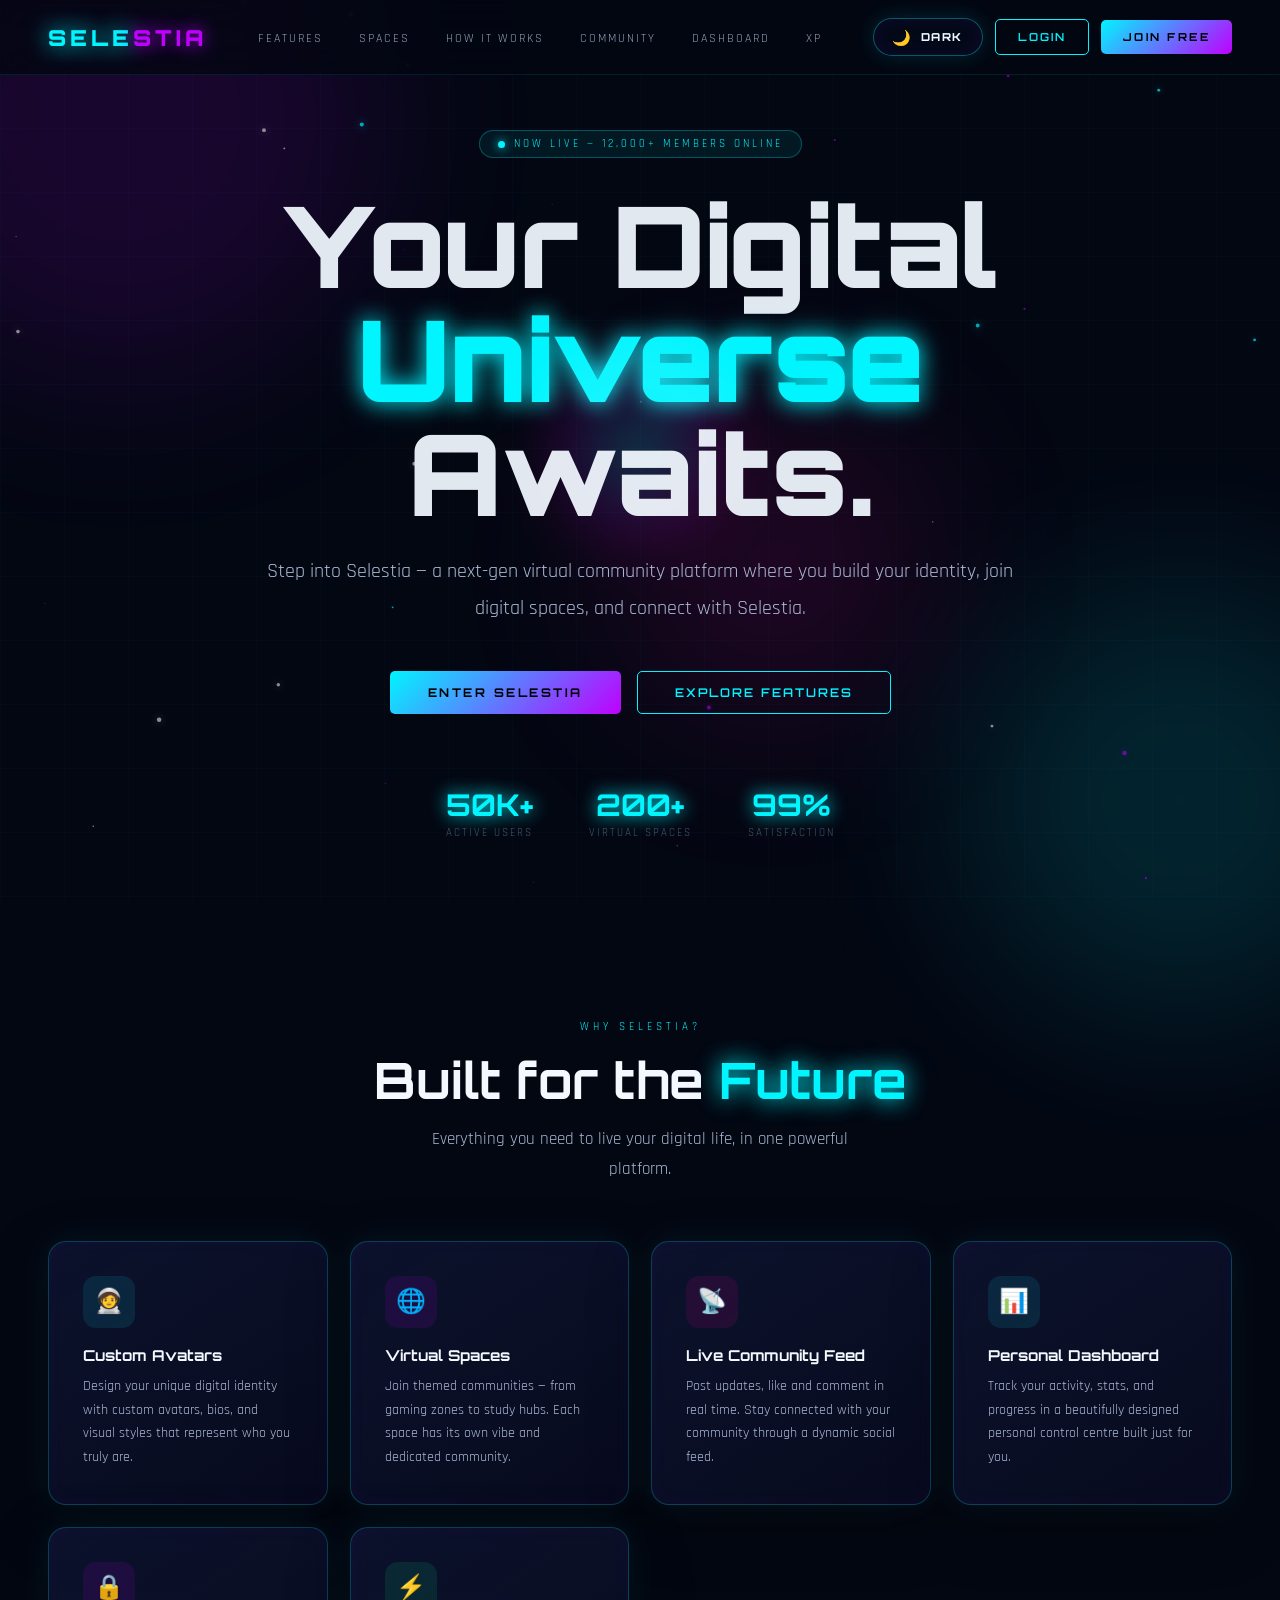
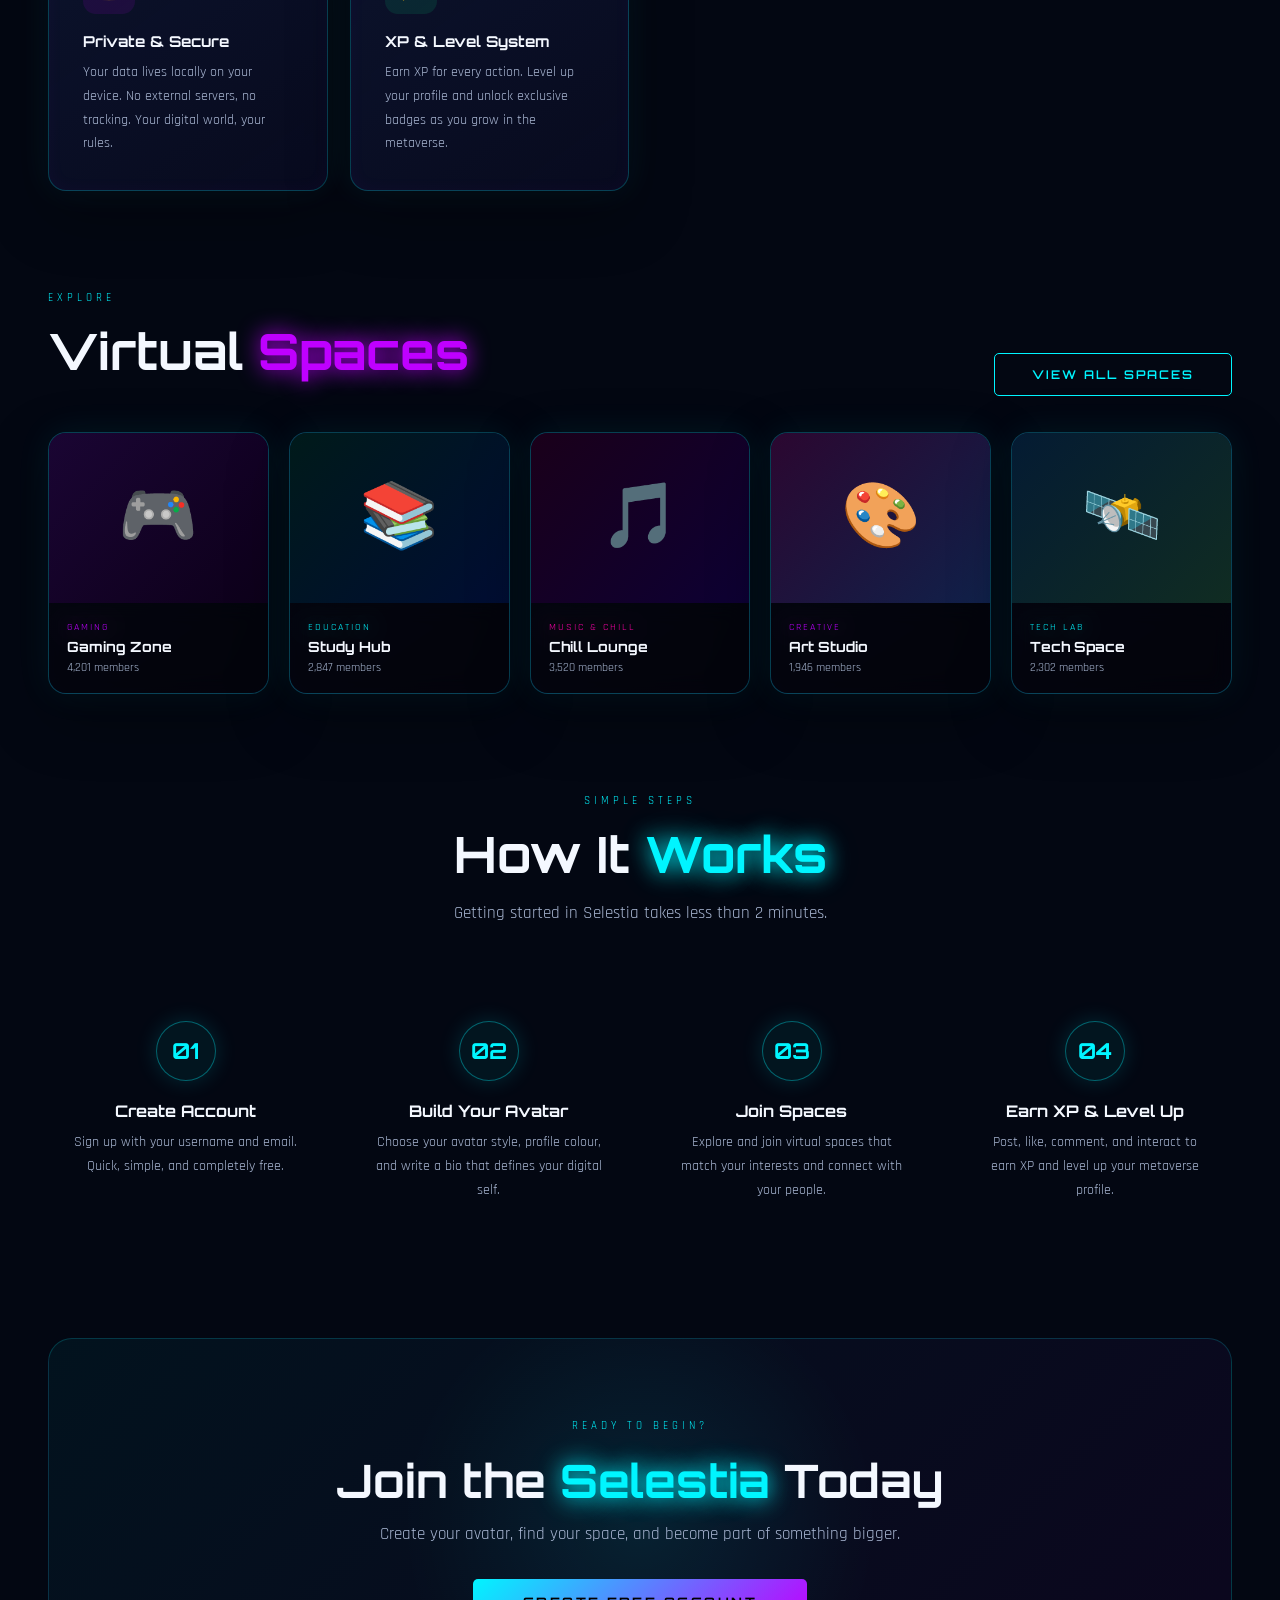
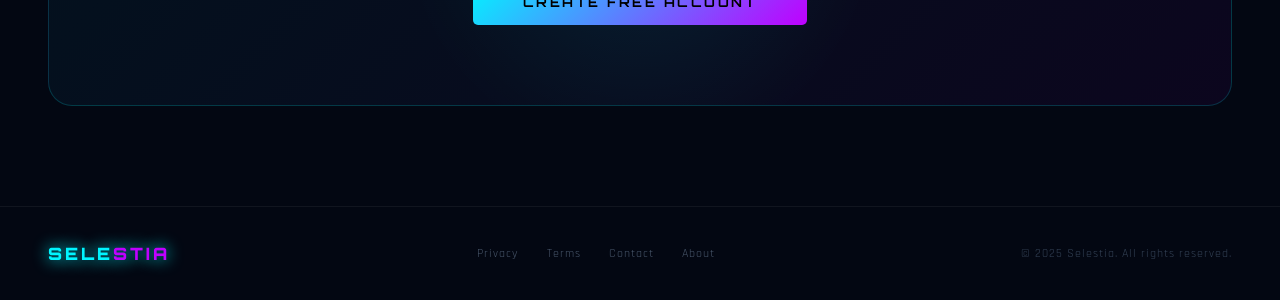
<file: index.html>
<!DOCTYPE html>
<html lang="en">
<head>
  <meta charset="UTF-8"/>
  <meta name="viewport" content="width=device-width, initial-scale=1.0"/>
  <title>Selestia — Your Digital Universe</title>
  <link rel="icon" type="image/png" href="favicon.png" />
  <link href="https://fonts.googleapis.com/css2?family=Orbitron:wght@400;600;700;900&family=Rajdhani:wght@300;400;500;600;700&display=swap" rel="stylesheet"/>
  <link rel="stylesheet" href="style.css?v=cursorglow1" />
  <link rel="stylesheet" href="theme.css?v=siteqa2" />
</head>
<body>
  <div class="site-content">

  <div class="bg-grid"></div>
  <div class="orb-blob orb-blob-1"></div>
  <div class="orb-blob orb-blob-2"></div>
  <div class="orb-blob orb-blob-3"></div>

  <!-- NAVBAR -->
  <nav class="main-nav">
    <div class="nav-inner">
      <div class="nav-logo">SELE<span>STIA</span></div>
      <ul class="nav-links">
        <li><a href="#features">Features</a></li>
        <li><a href="#spaces">Spaces</a></li>
        <li><a href="#how">How It Works</a></li>
        <li><a href="community.html">Community</a></li>
        <li><a href="dashboard.html">Dashboard</a></li>
        <li><a href="xp.html">XP</a></li>
      </ul>
      <div class="nav-cta">
        <button class="theme-toggle" type="button" data-theme-toggle aria-label="Switch to light mode"><span class="theme-icon">🌙</span><span class="theme-label">Dark</span></button>
        <a href="login.html" class="btn-outline nav-login-link" style="padding:10px 22px; font-size:11px;">Login</a>
        <a href="login.html" class="btn-primary nav-login-link" style="padding:10px 22px; font-size:11px;">Join Free</a>
        <button class="exit-user-btn" id="exitUserButton" type="button" hidden>Exit User</button>
      </div>
    </div>
  </nav>

  <!-- HERO -->
  <div class="hero-section">
    <div class="hero-left">
      <div class="hero-badge fade-1">
        <div class="badge-dot"></div>
        Now Live — 12,000+ Members Online
      </div>
      <h1 class="hero-title fade-2">
        <span style="color:#e2e8f0;">Your Digital</span>
        <span class="text-cyan">Universe</span>
        <span style="color:#e2e8f0;">Awaits.</span>
      </h1>
      <p class="hero-sub fade-3">
        Step into Selestia — a next-gen virtual community platform where you build your identity, join digital spaces, and connect with Selestia.
      </p>
      <div class="hero-btns fade-4">
        <a href="login.html" class="btn-primary">Enter Selestia</a>
        <a href="#features"   class="btn-outline">Explore Features</a>
      </div>
      <div class="hero-stats fade-5">
        <div><div class="stat-num">50K+</div><div class="stat-lbl">Active Users</div></div>
        <div><div class="stat-num">200+</div><div class="stat-lbl">Virtual Spaces</div></div>
        <div><div class="stat-num">99%</div><div class="stat-lbl">Satisfaction</div></div>
      </div>
    </div>
  </div>

  <!-- FEATURES -->
  <section id="features">
    <div class="section-wrap">
      <div style="text-align:center;">
        <div class="section-tag">Why Selestia?</div>
        <h2 class="section-title">Built for the <span class="text-cyan">Future</span></h2>
        <p class="section-sub" style="margin:0 auto;">Everything you need to live your digital life, in one powerful platform.</p>
      </div>
      <div class="features-grid">
        <div class="feat-card">
          <div class="feat-icon" style="background:rgba(0,245,255,.1);">🧑‍🚀</div>
          <h3>Custom Avatars</h3>
          <p>Design your unique digital identity with custom avatars, bios, and visual styles that represent who you truly are.</p>
        </div>
        <div class="feat-card">
          <div class="feat-icon" style="background:rgba(191,0,255,.1);">🌐</div>
          <h3>Virtual Spaces</h3>
          <p>Join themed communities — from gaming zones to study hubs. Each space has its own vibe and dedicated community.</p>
        </div>
        <div class="feat-card">
          <div class="feat-icon" style="background:rgba(255,0,170,.1);">📡</div>
          <h3>Live Community Feed</h3>
          <p>Post updates, like and comment in real time. Stay connected with your community through a dynamic social feed.</p>
        </div>
        <a class="feat-card feature-link-card" href="dashboard.html">
          <div class="feat-icon" style="background:rgba(0,245,255,.1);">📊</div>
          <h3>Personal Dashboard</h3>
          <p>Track your activity, stats, and progress in a beautifully designed personal control centre built just for you.</p>
        </a>
        <div class="feat-card">
          <div class="feat-icon" style="background:rgba(191,0,255,.1);">🔒</div>
          <h3>Private & Secure</h3>
          <p>Your data lives locally on your device. No external servers, no tracking. Your digital world, your rules.</p>
        </div>
        <a class="feat-card feature-link-card" href="xp.html">
          <div class="feat-icon" style="background:rgba(0,255,136,.1);">⚡</div>
          <h3>XP & Level System</h3>
          <p>Earn XP for every action. Level up your profile and unlock exclusive badges as you grow in the metaverse.</p>
        </a>
      </div>
    </div>
  </section>

  <!-- SPACES PREVIEW -->
  <section id="spaces">
    <div class="section-wrap" style="padding-top:0;">
      <div class="spaces-header">
        <div>
          <div class="section-tag">Explore</div>
          <h2 class="section-title">Virtual <span class="text-purple">Spaces</span></h2>
        </div>
        <a href="login.html" class="btn-outline">View All Spaces</a>
      </div>
      <div class="home-profile-card" id="homeProfileCard" hidden>
        <div class="home-profile-avatar" id="homeProfileAvatar">✦</div>
        <div>
          <span>Logged in as</span>
          <h3 id="homeProfileName">Selestia Member</h3>
          <p id="homeProfileMeta">Your selected space will appear here.</p>
        </div>
        <a href="dashboard.html">View Dashboard</a>
      </div>
      <div class="spaces-grid">
        <a href="gaming.html" class="space-card-preview">
          <div class="sp-img" style="background:linear-gradient(135deg,#1a0533,#0d001a);">🎮</div>
          <div class="sp-body">
            <div class="sp-tag text-purple">Gaming</div>
            <div class="sp-name">Gaming Zone</div>
            <div class="sp-members">4,201 members</div>
          </div>
        </a>
        <a href="study.html" class="space-card-preview">
          <div class="sp-img" style="background:linear-gradient(135deg,#001a1a,#000d33);">📚</div>
          <div class="sp-body">
            <div class="sp-tag text-cyan">Education</div>
            <div class="sp-name">Study Hub</div>
            <div class="sp-members">2,847 members</div>
          </div>
        </a>
        <a href="music.html" class="space-card-preview">
          <div class="sp-img" style="background:linear-gradient(135deg,#1a001a,#0d0033);">🎵</div>
          <div class="sp-body">
            <div class="sp-tag text-pink">Music & Chill</div>
            <div class="sp-name">Chill Lounge</div>
            <div class="sp-members">3,520 members</div>
          </div>
        </a>
        <a href="art.html" class="space-card-preview">
          <div class="sp-img" style="background:linear-gradient(135deg,#2b0730,#10214a);">🎨</div>
          <div class="sp-body">
            <div class="sp-tag text-purple">Creative</div>
            <div class="sp-name">Art Studio</div>
            <div class="sp-members">1,946 members</div>
          </div>
        </a>
        <a href="tech.html" class="space-card-preview">
          <div class="sp-img" style="background:linear-gradient(135deg,#041b33,#102c22);">🛰️</div>
          <div class="sp-body">
            <div class="sp-tag text-cyan">Tech Lab</div>
            <div class="sp-name">Tech Space</div>
            <div class="sp-members">2,302 members</div>
          </div>
        </a>
      </div>
    </div>
  </section>

  <!-- HOW IT WORKS -->
  <section id="how">
    <div class="section-wrap" style="padding-top:0;">
      <div style="text-align:center;">
        <div class="section-tag">Simple Steps</div>
        <h2 class="section-title">How It <span class="text-cyan">Works</span></h2>
        <p class="section-sub" style="margin:0 auto;">Getting started in Selestia takes less than 2 minutes.</p>
      </div>
      <div class="steps-grid">
        <div class="step-card">
          <div class="step-num">01</div>
          <h3>Create Account</h3>
          <p>Sign up with your username and email. Quick, simple, and completely free.</p>
        </div>
        <div class="step-card">
          <div class="step-num">02</div>
          <h3>Build Your Avatar</h3>
          <p>Choose your avatar style, profile colour, and write a bio that defines your digital self.</p>
        </div>
        <div class="step-card">
          <div class="step-num">03</div>
          <h3>Join Spaces</h3>
          <p>Explore and join virtual spaces that match your interests and connect with your people.</p>
        </div>
        <div class="step-card">
          <div class="step-num">04</div>
          <h3>Earn XP & Level Up</h3>
          <p>Post, like, comment, and interact to earn XP and level up your metaverse profile.</p>
        </div>
      </div>
    </div>
  </section>

  <!-- CTA -->
  <div class="cta-outer">
    <div class="cta-box">
      <div class="section-tag" style="margin-bottom:18px;">Ready to begin?</div>
      <h2>Join the <span class="text-cyan">Selestia</span> Today</h2>
      <p>Create your avatar, find your space, and become part of something bigger.</p>
      <a href="login.html" class="btn-primary" style="font-size:13px;padding:15px 50px;">Create Free Account</a>
    </div>
  </div>

  <!-- FOOTER -->
  <footer class="main-footer">
    <div class="footer-logo">SELE<span>STIA</span></div>
    <div class="footer-links">
      <a href="#">Privacy</a>
      <a href="#">Terms</a>
      <a href="#">Contact</a>
      <a href="#">About</a>
    </div>
    <div class="footer-copy">© 2025 Selestia. All rights reserved.</div>
  </footer>
  </div>

<!-- PARTICLES -->
<canvas id="particles"></canvas>

<!-- CURSOR -->
<div class="cursor-glow"></div>
<div class="cursor-dot"></div>

  <script src="script.js"></script>
  <script src="theme.js"></script>
</body>
</html>
</file>
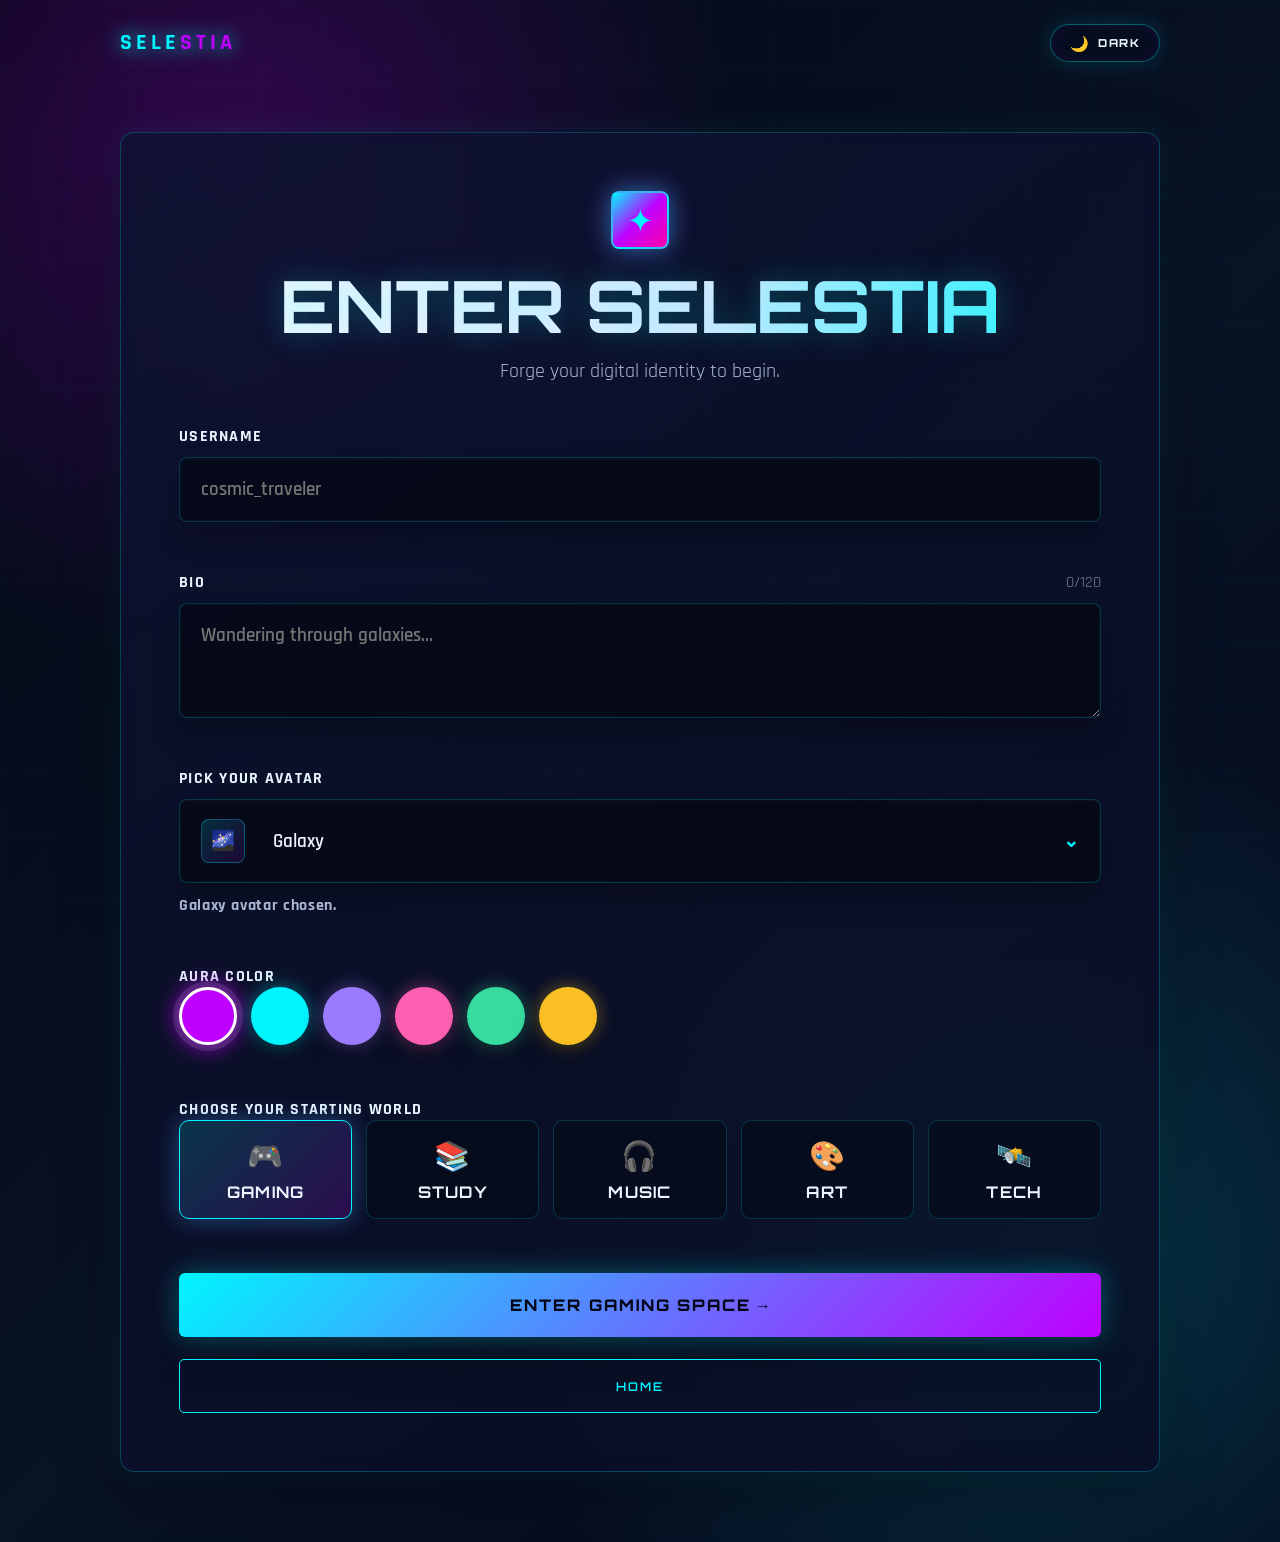
<file: art.html>
<!DOCTYPE html>
<html lang="en">
<head>
  <meta charset="UTF-8" />
  <meta name="viewport" content="width=device-width, initial-scale=1.0" />
  <title>Selestia — Art Gallery</title>
  <link rel="icon" type="image/png" href="favicon.png" />
  <link href="https://fonts.googleapis.com/css2?family=Orbitron:wght@400;600;700;900&family=Rajdhani:wght@300;400;500;600;700&display=swap" rel="stylesheet" />
  <link rel="stylesheet" href="art.css?v=artcolors1" />
  <link rel="stylesheet" href="theme.css?v=siteqa2" />
</head>
<body>
  <nav class="art-nav space-nav">
    <a class="logo" href="index.html#spaces">SELE<span>STIA</span></a>
    <div class="nav-links">
        <a href="index.html#spaces">Home</a>
        <a href="gaming.html">Gaming</a>
        <a href="study.html">Study</a>
        <a href="music.html">Music</a>
        <a href="art.html">Art</a>
        <a href="tech.html">Tech</a>
    </div>
    <button class="theme-toggle" type="button" data-theme-toggle aria-label="Switch to light mode"><span class="theme-icon">🌙</span><span class="theme-label">Dark</span></button>
  </nav>
  <main class="art-shell">
    <section class="art-gallery" aria-labelledby="art-title">
      <div class="gallery-header">
        <div>
          <p class="status-pill"><span></span> Paint by number studio</p>
          <h1 id="art-title">Art <span>Gallery</span></h1>
          <p class="intro">Choose a canvas, match each number to its color, or open the sketch pad to draw freely.</p>
        </div>
        <aside class="progress-card">
          <p class="card-label">Canvas progress</p>
          <strong id="progressText">0%</strong>
          <div class="progress-track"><span id="progressFill"></span></div>
          <div class="art-xp-readout"><span>Art XP</span><b id="artXpText">0 XP</b><small id="artLevelText">Level 1 creator</small></div>
        </aside>
      </div>
      <section class="studio-layout">
        <aside class="tool-panel">
          <div class="tool-group">
            <h2>Difficulty</h2>
            <div class="segmented-control">
              <button class="level-button is-active" type="button" data-level="easy">Easy</button>
              <button class="level-button" type="button" data-level="medium">Medium</button>
              <button class="level-button" type="button" data-level="tough">Tough</button>
            </div>
          </div>
          <div class="tool-group">
            <h2>Canvas Library</h2>
            <div class="canvas-list" id="canvasList"></div>
          </div>
          <div class="tool-group">
            <h2>Palette</h2>
            <div class="palette" id="palette"></div>
          </div>
          <div class="tool-actions">
            <button class="action-button" id="hintButton" type="button">Hint</button>
            <button class="action-button" id="checkButton" type="button">Check</button>
            <button class="action-button primary" id="resetButton" type="button">Reset</button>
          </div>
        </aside>
        <section class="canvas-area">
          <div class="canvas-topline">
            <div><span class="eyebrow" id="levelLabel">Easy level</span><h2 id="canvasTitle">Canvas</h2></div>
            <p class="message" id="message">Pick a color and start painting.</p>
          </div>
          <div class="paint-board-wrap"><div class="paint-board" id="paintBoard"></div></div>
          <div class="legend" id="legend"></div>
          <section class="free-canvas-panel">
            <div class="canvas-topline"><div><span class="eyebrow">Free canvas</span><h2>Sketch Pad</h2></div><p class="message" id="drawMessage">Draw anything and save it for Art XP.</p></div>
            <div class="draw-toolbar">
              <label>Color<input id="brushColor" type="color" value="#8f5cff" /></label>
              <label>Brush<input id="brushSize" type="range" min="2" max="32" value="8" /></label>
              <button class="action-button" id="clearCanvas" type="button">Clear</button>
              <button class="action-button primary" id="saveCanvas" type="button">Save</button>
            </div>
            <canvas id="freeCanvas" width="900" height="520"></canvas>
          </section>
          <section class="completed-panel">
            <p class="card-label">Finished artworks</p>
            <h2 id="completedTitle">Completed Gallery</h2>
            <div class="completed-list" id="completedList"></div>
          </section>
        </section>
      </section>
    </section>
  </main>
  <script src="space-guard.js?v=spaceguard1"></script>
  <script src="art.js?v=artcolors1"></script>
  <script src="theme.js"></script>
</body>
</html>
</file>
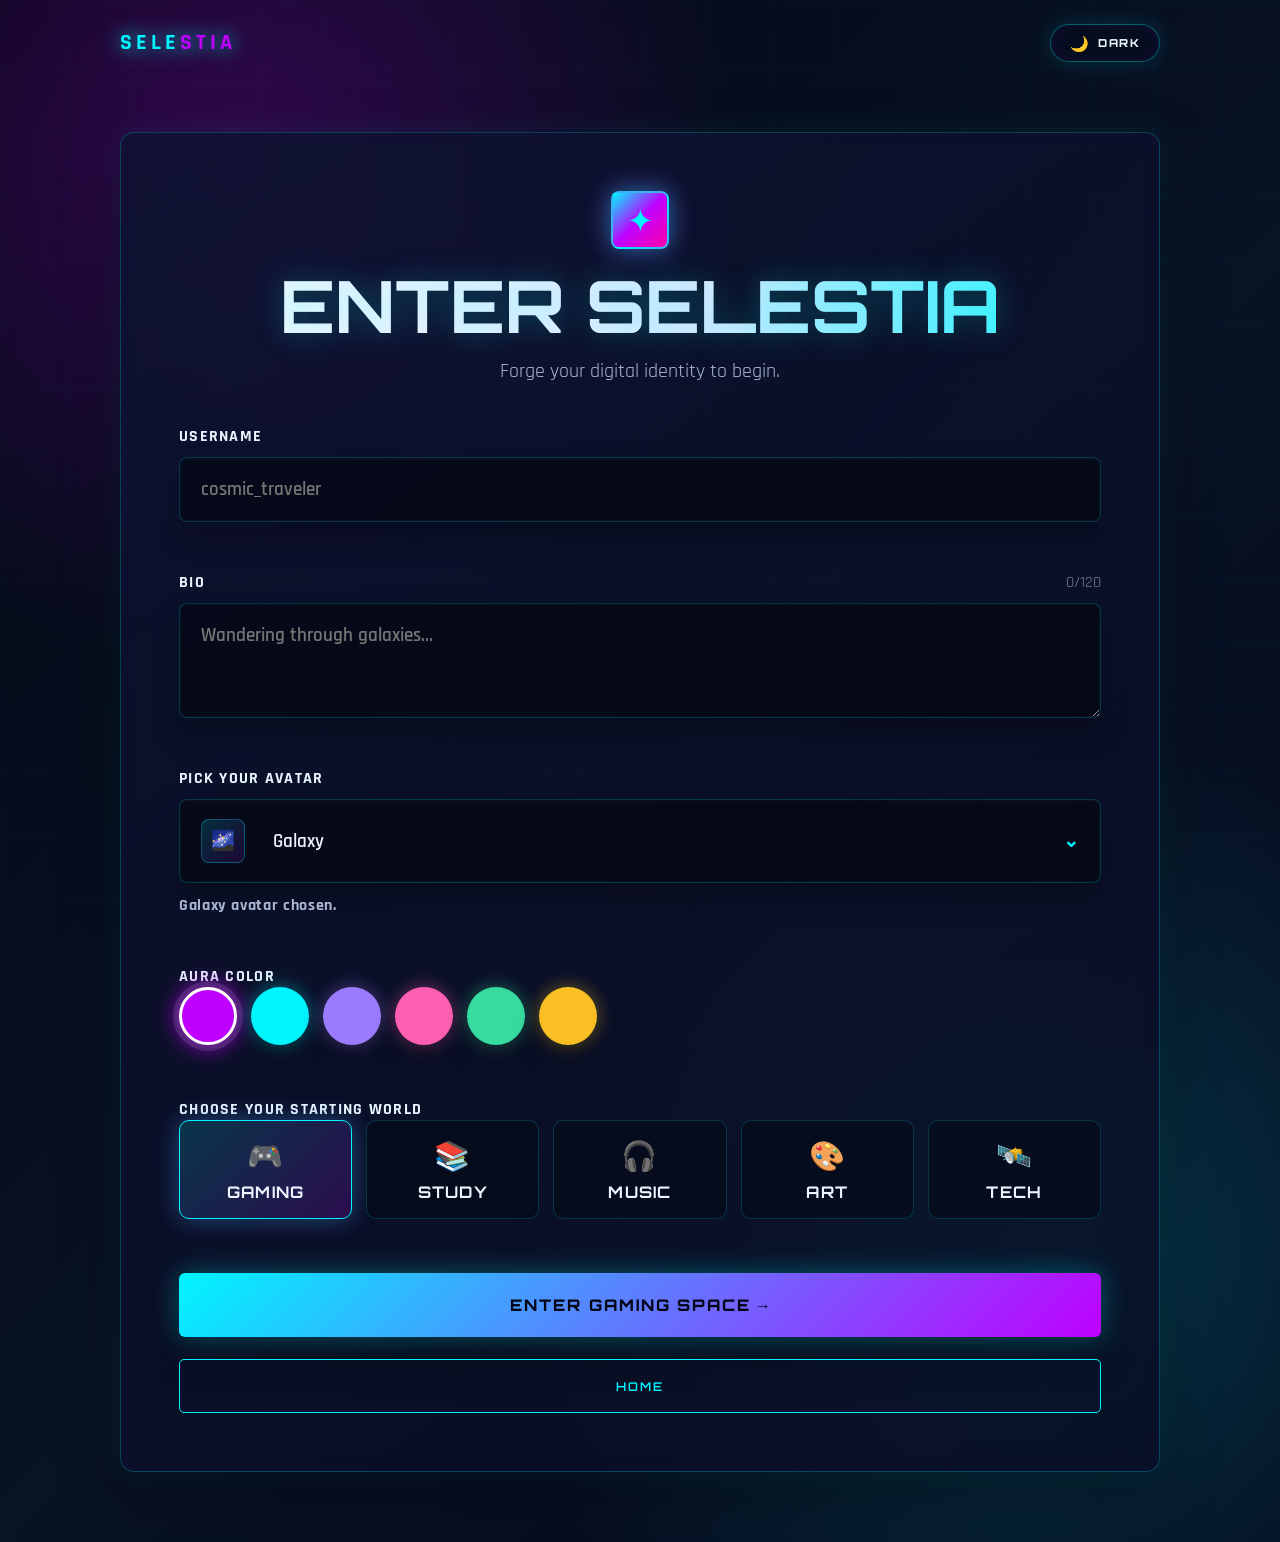
<file: community.html>
<!DOCTYPE html>
<html lang="en">
<head>
  <meta charset="UTF-8" />
  <meta name="viewport" content="width=device-width, initial-scale=1.0" />
  <title>Selestia — Community Feed</title>
  <link rel="icon" type="image/png" href="favicon.png" />
  <link href="https://fonts.googleapis.com/css2?family=Orbitron:wght@400;600;700;900&family=Rajdhani:wght@300;400;500;600;700&display=swap" rel="stylesheet" />
  <link rel="stylesheet" href="community.css" />
  <link rel="stylesheet" href="theme.css?v=siteqa2" />
</head>
<body><div class="bg-grid"></div><div class="orb orb-one"></div><div class="orb orb-two"></div>  <nav class="community-nav space-nav">
    <a href="index.html#spaces" class="logo">SELE<span>STIA</span></a>
    <div class="nav-links">
        <a href="index.html#spaces">Home</a>
        <a href="gaming.html">Gaming</a>
        <a href="study.html">Study</a>
        <a href="music.html">Music</a>
        <a href="art.html">Art</a>
        <a href="tech.html">Tech</a>
    </div>
    <button class="theme-toggle" type="button" data-theme-toggle aria-label="Switch to light mode"><span class="theme-icon">🌙</span><span class="theme-label">Dark</span></button>
  </nav>
<main class="community-shell"><section class="feed-hero"><div><div class="status-pill"><span></span> Community feed online</div><h1>Community Feed</h1><p>Post updates, share wins, ask questions, and react with the Selestia community.</p></div><aside class="feed-summary"><span>Total posts</span><strong id="postCount">0</strong><p>stored locally in your browser</p><div class="feed-clock"><span>Last updated</span><strong id="feedClock">--:--</strong></div></aside></section><section class="feed-layout"><aside class="panel side-panel"><span class="eyebrow">Spaces</span><h2>Post channels</h2><div class="channel-list" id="channelList"><button class="channel active" type="button" data-filter="all">All</button><button class="channel" type="button" data-filter="Gaming">Gaming</button><button class="channel" type="button" data-filter="Study">Study</button><button class="channel" type="button" data-filter="Music">Music</button><button class="channel" type="button" data-filter="Art">Art</button><button class="channel" type="button" data-filter="Tech">Tech</button><button class="channel" type="button" data-filter="General">General</button></div><div class="tip-card"><strong>Quick idea</strong><p>Use this feed for study requests, gaming scores, playlist drops, art shares, tech builds, or general community updates.</p></div></aside><section class="feed-main"><article class="panel composer-panel"><div class="panel-head"><div><span class="eyebrow">Create post</span><h2>Share something</h2></div><button id="clearFeed" type="button">Clear Feed</button></div><div class="composer-grid"><input id="postName" type="text" placeholder="Your name" /><select id="postSpace"><option>General</option><option>Gaming</option><option>Study</option><option>Music</option><option>Art</option><option>Tech</option></select></div><textarea id="postText" rows="4" maxlength="240" placeholder="What's happening in your digital universe?"></textarea><div class="composer-footer"><span><span id="charCount">0</span>/240</span><button id="publishPost" type="button">Post</button></div><p class="form-error" id="postError"></p></article><div class="feed-list" id="feedList"></div></section></section></main>
  <script src="space-guard.js?v=communityguard1"></script>
  <script src="community.js"></script>
  <script src="theme.js"></script>
</body></html>
</file>
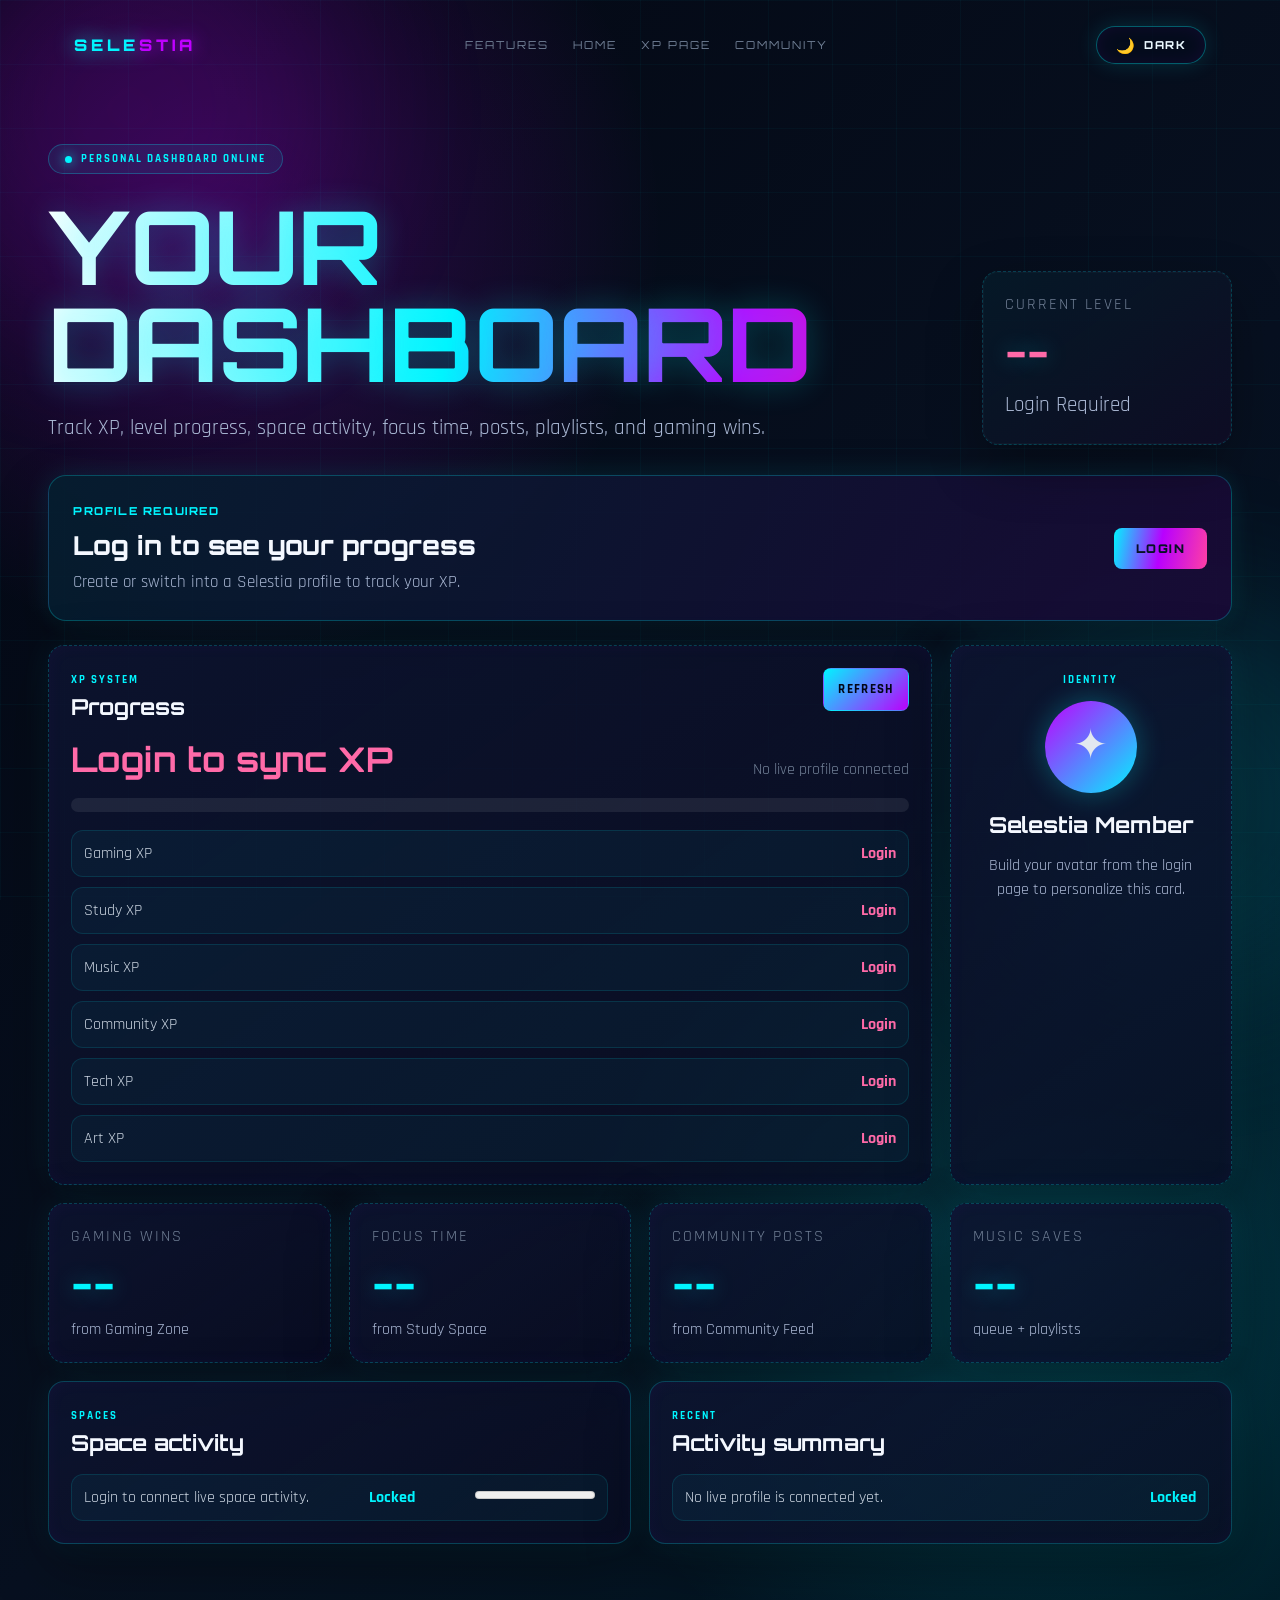
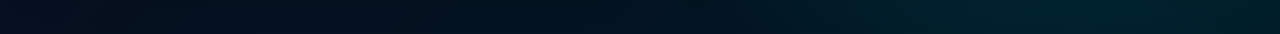
<file: dashboard.html>
<!DOCTYPE html>
<html lang="en">
<head>
  <meta charset="UTF-8" />
  <meta name="viewport" content="width=device-width, initial-scale=1.0" />
  <title>Selestia — Personal Dashboard</title>
  <link rel="icon" type="image/png" href="favicon.png" />
  <link href="https://fonts.googleapis.com/css2?family=Orbitron:wght@400;600;700;900&family=Rajdhani:wght@300;400;500;600;700&display=swap" rel="stylesheet" />
  <link rel="stylesheet" href="dashboard.css" />
  <link rel="stylesheet" href="theme.css?v=siteqa2" />
</head>
<body><div class="bg-grid"></div><div class="orb orb-one"></div><div class="orb orb-two"></div>  <nav class="dash-nav xp-nav">
    <a href="index.html" class="logo">SELE<span>STIA</span></a>
    <div class="nav-links">
      <a href="index.html#features">Features</a>
      <a href="index.html#spaces">Home</a>
      <a href="xp.html">XP Page</a>
      <a href="community.html">Community</a>
    </div>
    <button class="theme-toggle" type="button" data-theme-toggle aria-label="Switch to light mode"><span class="theme-icon">🌙</span><span class="theme-label">Dark</span></button>
  </nav>
<main class="dashboard-shell"><section class="dash-hero"><div><div class="status-pill"><span></span> Personal dashboard online</div><h1>Your Dashboard</h1><p>Track XP, level progress, space activity, focus time, posts, playlists, and gaming wins.</p></div><aside class="level-card"><span>Current level</span><strong id="levelText">1</strong><p id="levelTitle">New Explorer</p></aside></section><section class="auth-notice" id="dashboardAuthNotice" hidden><div><span>Profile required</span><h2>Log in to see your progress</h2><p>Create or switch into a Selestia profile to track your XP.</p></div><a href="login.html">Login</a></section><section class="dashboard-grid"><article class="panel xp-panel"><div class="panel-head"><div><span class="eyebrow">XP system</span><h2>Progress</h2></div><button id="refreshDashboard" type="button">Refresh</button></div><div class="xp-readout"><strong id="totalXpText">0 XP</strong><span id="nextLevelText">100 XP to next level</span></div><div class="xp-track"><span id="xpFill"></span></div><div class="xp-breakdown" id="xpBreakdown"></div></article><article class="panel avatar-panel"><span class="eyebrow">Identity</span><div class="avatar-orb" id="avatarOrb">✦</div><h2 id="dashboardName">Selestia Member</h2><p id="dashboardBio">Build your avatar from the login page to personalize this card.</p></article><article class="stat-card"><span>Gaming wins</span><strong id="gamingWins">0</strong><p>from Gaming Zone</p></article><article class="stat-card"><span>Focus time</span><strong id="focusTime">0m</strong><p>from Study Space</p></article><article class="stat-card"><span>Community posts</span><strong id="communityPosts">0</strong><p>from Community Feed</p></article><article class="stat-card"><span>Music saves</span><strong id="musicSaves">0</strong><p>queue + playlists</p></article><article class="panel spaces-panel"><div class="panel-head"><div><span class="eyebrow">Spaces</span><h2>Space activity</h2></div></div><div class="space-activity" id="spaceActivity"></div></article><article class="panel activity-panel"><div class="panel-head"><div><span class="eyebrow">Recent</span><h2>Activity summary</h2></div></div><div class="activity-list" id="activityList"></div></article></section></main>
  <script src="dashboard.js?v=live1"></script>
  <script src="theme.js"></script>
</body></html>
</file>
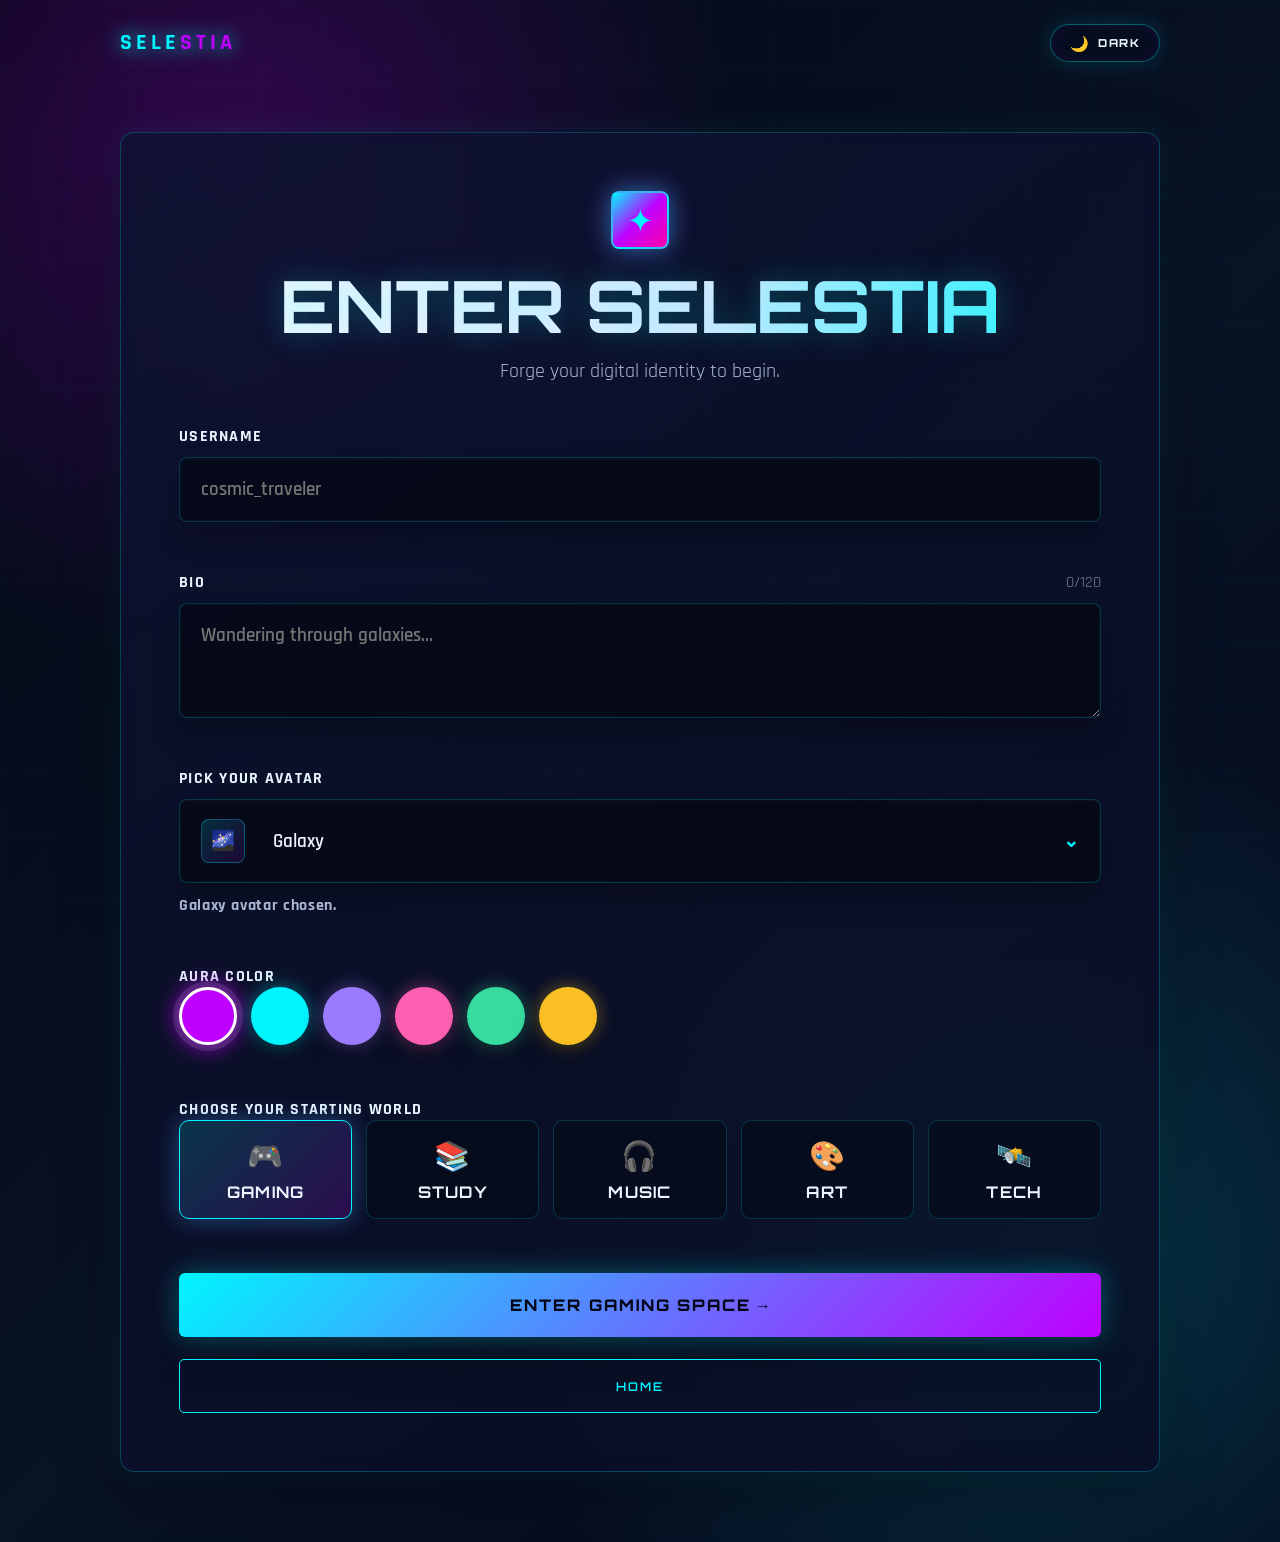
<file: gaming.html>
<!DOCTYPE html>
<html lang="en">
  <head>
    <meta charset="UTF-8" />
    <meta name="viewport" content="width=device-width, initial-scale=1.0" />
    <title>Selestia — Gaming Zone</title>
    <link rel="icon" type="image/png" href="favicon.png" />
    <link rel="preconnect" href="https://fonts.googleapis.com" />
    <link rel="preconnect" href="https://fonts.gstatic.com" crossorigin />
    <link
      href="https://fonts.googleapis.com/css2?family=Orbitron:wght@700;800&family=Rajdhani:wght@500;600;700&display=swap"
      rel="stylesheet"
    />
    <link rel="stylesheet" href="gaming.css?v=navfix1" />
    <link rel="stylesheet" href="theme.css?v=siteqa2" />
  </head>
  <body>
    <nav class="gaming-nav space-nav">
      <a class="logo" href="index.html#spaces">SELE<span>STIA</span></a>
      <div class="nav-links">
        <a href="index.html#spaces">Home</a>
        <a href="gaming.html">Gaming</a>
        <a href="study.html">Study</a>
        <a href="music.html">Music</a>
        <a href="art.html">Art</a>
        <a href="tech.html">Tech</a>
      </div>
      <button class="theme-toggle" type="button" data-theme-toggle aria-label="Switch to light mode"><span class="theme-icon">🌙</span><span class="theme-label">Dark</span></button>
    </nav>
    <main class="arcade-shell">
      <section class="gaming-zone" id="games" aria-labelledby="gaming-title">
        <div class="zone-header">
          <div>
            <p class="status-pill"><span></span> Now live - Selestia arcade arena</p>
            <h1 id="gaming-title">Gaming <span>Zone</span></h1>
          </div>
          <div class="player-card">
            <div class="avatar-core" aria-hidden="true">🎮</div>
            <div>
              <p class="player-name">Arcade Console</p>
              <p class="player-rank">Track wins and XP locally</p>
            </div>
            <div class="player-stats" aria-label="Arcade stats">
              <span><strong>10</strong> Modes</span>
              <span><strong id="winsText">0</strong> Wins</span>
            </div>
            <div class="xp-meter" aria-label="Arcade XP">
              <span id="xpText">XP 0 / 100</span>
              <div class="xp-track">
                <span id="xpFill"></span>
              </div>
            </div>
          </div>
        </div>

        <div class="game-tabs" role="tablist" aria-label="Choose a game">
          <button class="game-tab is-active" type="button" data-game="ticTacToe">Tic Tac Toe</button>
          <button class="game-tab" type="button" data-game="ludo">Ludo</button>
          <button class="game-tab" type="button" data-game="snakeLadder">Snake & Ladder</button>
          <button class="game-tab" type="button" data-game="snake">Snake</button>
          <button class="game-tab" type="button" data-game="bubble">Bubble Shoot</button>
          <button class="game-tab" type="button" data-game="memory">Memory Match</button>
          <button class="game-tab" type="button" data-game="reaction">Reaction Dash</button>
          <button class="game-tab" type="button" data-game="rps">RPS Battle</button>
          <button class="game-tab" type="button" data-game="guess">Number Guess</button>
          <button class="game-tab" type="button" data-game="word">Word Scramble</button>
        </div>

        <div class="game-panels">
          <article class="game-panel is-active" data-panel="ticTacToe">
            <div class="panel-topline">
              <h2>Tic Tac Toe vs Computer</h2>
              <button class="mini-button" type="button" id="resetTicTacToe">Reset</button>
            </div>
            <p class="game-status" id="ticTacToeStatus">You are X. Computer is O.</p>
            <div class="tic-board" id="ticTacToeBoard" aria-label="Tic tac toe board"></div>
          </article>

          <article class="game-panel" data-panel="ludo">
            <div class="panel-topline">
              <h2>Mini Ludo vs Computer</h2>
              <button class="mini-button" type="button" id="resetLudo">Reset</button>
            </div>
            <p class="game-status" id="ludoStatus">You roll first. First racer to 30 wins.</p>
            <div class="race-track" id="ludoTrack"></div>
            <div class="game-actions">
              <button class="mini-button primary" type="button" id="rollLudo">Roll Dice</button>
              <span class="dice-readout" id="ludoDice">-</span>
            </div>
          </article>

          <article class="game-panel" data-panel="snakeLadder">
            <div class="panel-topline">
              <h2>Snake & Ladder vs Computer</h2>
              <button class="mini-button" type="button" id="resetSnakeLadder">Reset</button>
            </div>
            <p class="game-status" id="snakeLadderStatus">Reach tile 36 before the computer.</p>
            <div class="ladder-board" id="snakeLadderBoard"></div>
            <div class="game-actions">
              <button class="mini-button primary" type="button" id="rollSnakeLadder">Roll Dice</button>
              <span class="dice-readout" id="snakeLadderDice">-</span>
            </div>
          </article>

          <article class="game-panel" data-panel="snake">
            <div class="panel-topline">
              <h2>Snake</h2>
              <button class="mini-button" type="button" id="startSnake">Start</button>
            </div>
            <p class="game-status" id="snakeStatus">Use arrow keys or WASD. Eat stars to grow.</p>
            <canvas class="snake-canvas" id="snakeCanvas" width="360" height="360"></canvas>
          </article>

          <article class="game-panel" data-panel="bubble">
            <div class="panel-topline">
              <h2>Bubble Shoot</h2>
              <button class="mini-button" type="button" id="resetBubble">Reset</button>
            </div>
            <p class="game-status" id="bubbleStatus">Click a matching color group of 2 or more to pop it.</p>
            <div class="bubble-grid" id="bubbleGrid"></div>
          </article>

          <article class="game-panel" data-panel="memory">
            <div class="panel-topline">
              <h2>Memory Match</h2>
              <button class="mini-button" type="button" id="resetMemory">Shuffle</button>
            </div>
            <p class="game-status" id="memoryStatus">Find all matching pairs.</p>
            <div class="memory-grid" id="memoryGrid"></div>
          </article>

          <article class="game-panel" data-panel="reaction">
            <div class="panel-topline">
              <h2>Reaction Dash</h2>
              <button class="mini-button" type="button" id="startReaction">Start</button>
            </div>
            <p class="game-status" id="reactionStatus">Wait for the target to glow, then tap it fast.</p>
            <button class="reaction-target" type="button" id="reactionTarget">Ready</button>
          </article>

          <article class="game-panel" data-panel="rps">
            <div class="panel-topline">
              <h2>Rock Paper Scissors</h2>
              <button class="mini-button" type="button" id="resetRps">Reset</button>
            </div>
            <p class="game-status" id="rpsStatus">First to 5 rounds wins XP.</p>
            <div class="score-row">
              <span>You: <strong id="rpsPlayerScore">0</strong></span>
              <span>Computer: <strong id="rpsComputerScore">0</strong></span>
            </div>
            <div class="choice-row">
              <button class="choice-button" type="button" data-rps="rock">Rock</button>
              <button class="choice-button" type="button" data-rps="paper">Paper</button>
              <button class="choice-button" type="button" data-rps="scissors">Scissors</button>
            </div>
          </article>

          <article class="game-panel" data-panel="guess">
            <div class="panel-topline">
              <h2>Number Guess</h2>
              <button class="mini-button" type="button" id="resetGuess">New Number</button>
            </div>
            <p class="game-status" id="guessStatus">Guess the computer's number from 1 to 50.</p>
            <div class="guess-row">
              <input id="guessInput" type="number" min="1" max="50" placeholder="1 - 50" />
              <button class="mini-button primary" type="button" id="submitGuess">Guess</button>
            </div>
          </article>

          <article class="game-panel" data-panel="word">
            <div class="panel-topline">
              <h2>Word Scramble</h2>
              <button class="mini-button" type="button" id="resetWord">New Word</button>
            </div>
            <p class="game-status" id="wordStatus">Unscramble the Selestia word before the computer locks it.</p>
            <p class="scramble-word" id="scrambleWord">ORBIT</p>
            <div class="guess-row">
              <input id="wordInput" type="text" placeholder="Your answer" />
              <button class="mini-button primary" type="button" id="submitWord">Submit</button>
            </div>
          </article>
        </div>

        <section class="arcade-chat" aria-labelledby="gamingChatTitle">
          <div class="panel-topline">
            <div>
              <p class="eyebrow">Squad chat</p>
              <h2 id="gamingChatTitle">Gaming Room Chat</h2>
            </div>
            <button class="mini-button" type="button" id="clearGamingChat">Clear Chat</button>
          </div>
          <div class="chat-feed" id="gamingChatFeed" aria-live="polite">
            <div class="chat-message system-message">Welcome to Gaming Zone. Share scores, challenge friends, or drop quick strategy notes.</div>
          </div>
          <div class="chat-compose">
            <input id="gamingChatName" type="text" placeholder="Player name" aria-label="Player name" />
            <input id="gamingChatInput" type="text" placeholder="Send a message to the arcade..." aria-label="Gaming chat message" />
            <button class="mini-button primary" type="button" id="sendGamingChat">Send</button>
          </div>
        </section>
      </section>
    </main>

    <script src="space-guard.js?v=spaceguard1"></script>
    <script src="gaming.js"></script>
    <script src="theme.js"></script>
  </body>
</html>
</file>
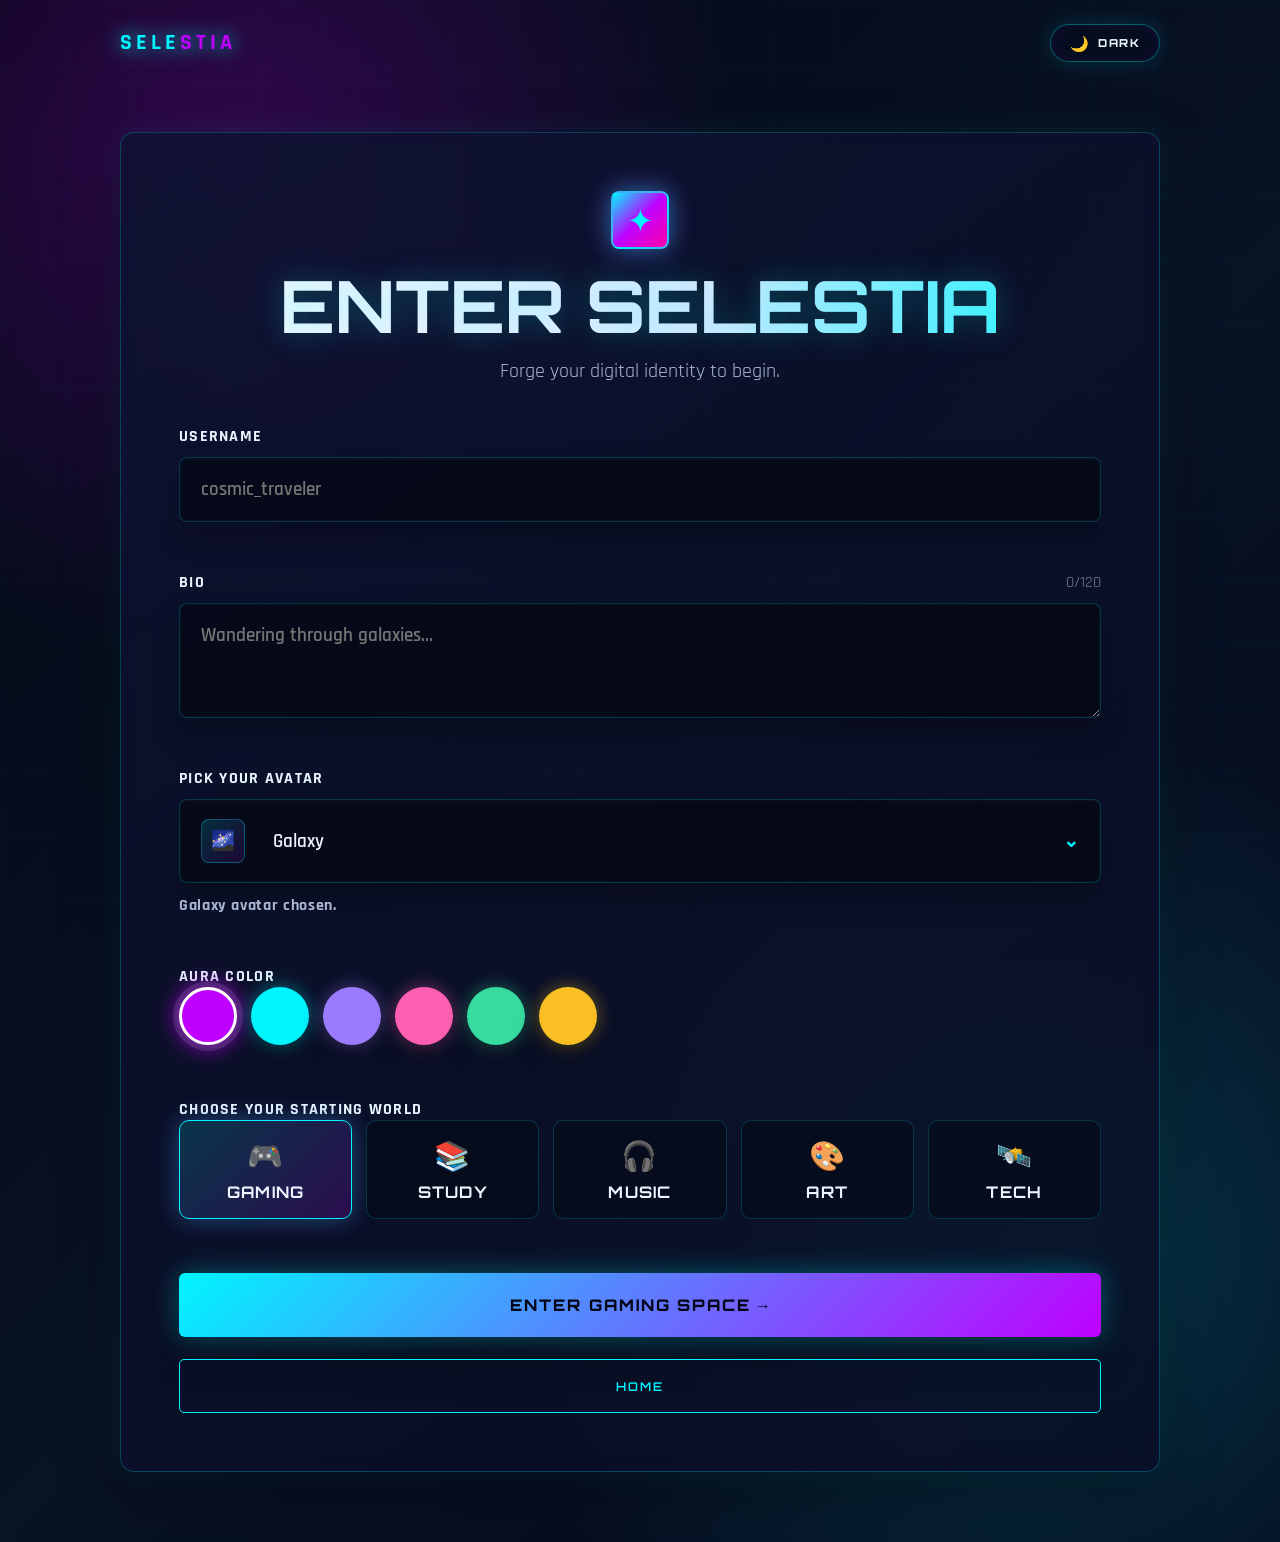
<file: login.html>
<!DOCTYPE html>
<html lang="en">
<head>
  <meta charset="UTF-8" />
  <meta name="viewport" content="width=device-width, initial-scale=1.0" />
  <title>Selestia — Create Avatar</title>
  <link rel="icon" type="image/png" href="favicon.png" />
  <link href="https://fonts.googleapis.com/css2?family=Orbitron:wght@400;600;700;900&family=Rajdhani:wght@300;400;500;600;700&display=swap" rel="stylesheet" />
  <link rel="stylesheet" href="style.css?v=loginfix3" />
  <link rel="stylesheet" href="theme.css?v=siteqa2" />
</head>
<body class="login-page">
  <div class="bg-grid"></div>
  <div class="login-topbar">
    <a class="login-logo" href="index.html#spaces">SELE<span>STIA</span></a>
    <button class="theme-toggle" type="button" data-theme-toggle aria-label="Switch to light mode"><span class="theme-icon">🌙</span><span class="theme-label">Dark</span></button>
  </div>
  <main class="login-shell">
    <section class="avatar-flow-section">
      <div class="avatar-panel">
        <div class="avatar-logo-mark">✦</div>
        <h2>Enter Selestia</h2>
        <p class="avatar-subtitle">Forge your digital identity to begin.</p>

        <form class="avatar-form" id="profileForm" novalidate>
          <div class="avatar-field" id="usernameField">
            <label for="username">Username</label>
            <input id="username" type="text" placeholder="cosmic_traveler" autocomplete="off" />
            <p class="avatar-error" id="usernameError"></p>
          </div>

          <div class="avatar-field" id="bioField">
            <div class="avatar-row">
              <label for="bio">Bio</label>
              <span><span id="bioCount">0</span>/120</span>
            </div>
            <textarea id="bio" maxlength="120" rows="3" placeholder="Wandering through galaxies..."></textarea>
            <p class="avatar-error" id="bioError"></p>
          </div>

          <div class="avatar-field avatar-select" data-avatar-select>
            <label>Pick your avatar</label>
            <button class="avatar-trigger" id="avatarTrigger" type="button" aria-haspopup="listbox" aria-expanded="false">
              <span class="avatar-icon" id="selectedAvatarIcon">🌌</span>
              <span id="selectedAvatarLabel">Galaxy</span>
              <span class="avatar-chevron">⌄</span>
            </button>
            <input id="avatar" type="hidden" value="🌌" />
            <ul class="avatar-menu" id="avatarMenu" role="listbox">
              <li role="option" data-value="👽" data-icon="👽" aria-selected="false">👽 Alien</li>
              <li role="option" data-value="🤖" data-icon="🤖" aria-selected="false">🤖 Robot</li>
              <li role="option" data-value="🦊" data-icon="🦊" aria-selected="false">🦊 Fox</li>
              <li role="option" data-value="🐉" data-icon="🐉" aria-selected="false">🐉 Dragon</li>
              <li role="option" data-value="🌌" data-icon="🌌" aria-selected="true">🌌 Galaxy</li>
              <li role="option" data-value="🦄" data-icon="🦄" aria-selected="false">🦄 Unicorn</li>
              <li role="option" data-value="👾" data-icon="👾" aria-selected="false">👾 Alien Bot</li>
              <li role="option" data-value="🧙" data-icon="🧙" aria-selected="false">🧙 Wizard</li>
              <li role="option" data-value="🦋" data-icon="🦋" aria-selected="false">🦋 Butterfly</li>
              <li role="option" data-value="🪐" data-icon="🪐" aria-selected="false">🪐 Planet</li>
              <li role="option" data-value="🔮" data-icon="🔮" aria-selected="false">🔮 Crystal</li>
              <li role="option" data-value="⚡" data-icon="⚡" aria-selected="false">⚡ Lightning</li>
            </ul>
            <p class="avatar-status" id="avatarStatus">Galaxy avatar chosen.</p>
            <p class="avatar-error" id="avatarError"></p>
          </div>

          <fieldset class="avatar-field avatar-choice-field">
            <legend>Aura color</legend>
            <div class="avatar-colors">
              <label><input type="radio" name="aura" value="#bf00ff" checked /><span style="--swatch:#bf00ff"></span></label>
              <label><input type="radio" name="aura" value="#00f5ff" /><span style="--swatch:#00f5ff"></span></label>
              <label><input type="radio" name="aura" value="#9b7cff" /><span style="--swatch:#9b7cff"></span></label>
              <label><input type="radio" name="aura" value="#ff5fb3" /><span style="--swatch:#ff5fb3"></span></label>
              <label><input type="radio" name="aura" value="#37dba0" /><span style="--swatch:#37dba0"></span></label>
              <label><input type="radio" name="aura" value="#fbbf24" /><span style="--swatch:#fbbf24"></span></label>
            </div>
            <p class="avatar-error" id="colorError"></p>
          </fieldset>

          <fieldset class="avatar-field avatar-choice-field">
            <legend>Choose your starting world</legend>
            <div class="avatar-worlds">
              <label><input type="radio" name="world" value="gaming" checked /><span><strong>🎮</strong>Gaming</span></label>
              <label><input type="radio" name="world" value="study" /><span><strong>📚</strong>Study</span></label>
              <label><input type="radio" name="world" value="music" /><span><strong>🎧</strong>Music</span></label>
              <label><input type="radio" name="world" value="art" /><span><strong>🎨</strong>Art</span></label>
              <label><input type="radio" name="world" value="tech" /><span><strong>🛰️</strong>Tech</span></label>
            </div>
            <p class="avatar-error" id="worldError"></p>
          </fieldset>

          <button class="avatar-submit btn-primary" type="submit">Enter Gaming Space →</button>
          <a class="btn-outline avatar-home-link" href="index.html#spaces">Home</a>
        </form>
      </div>
    </section>
  </main>
  <script src="login.js"></script>
  <script src="theme.js"></script>
</body>
</html>
</file>
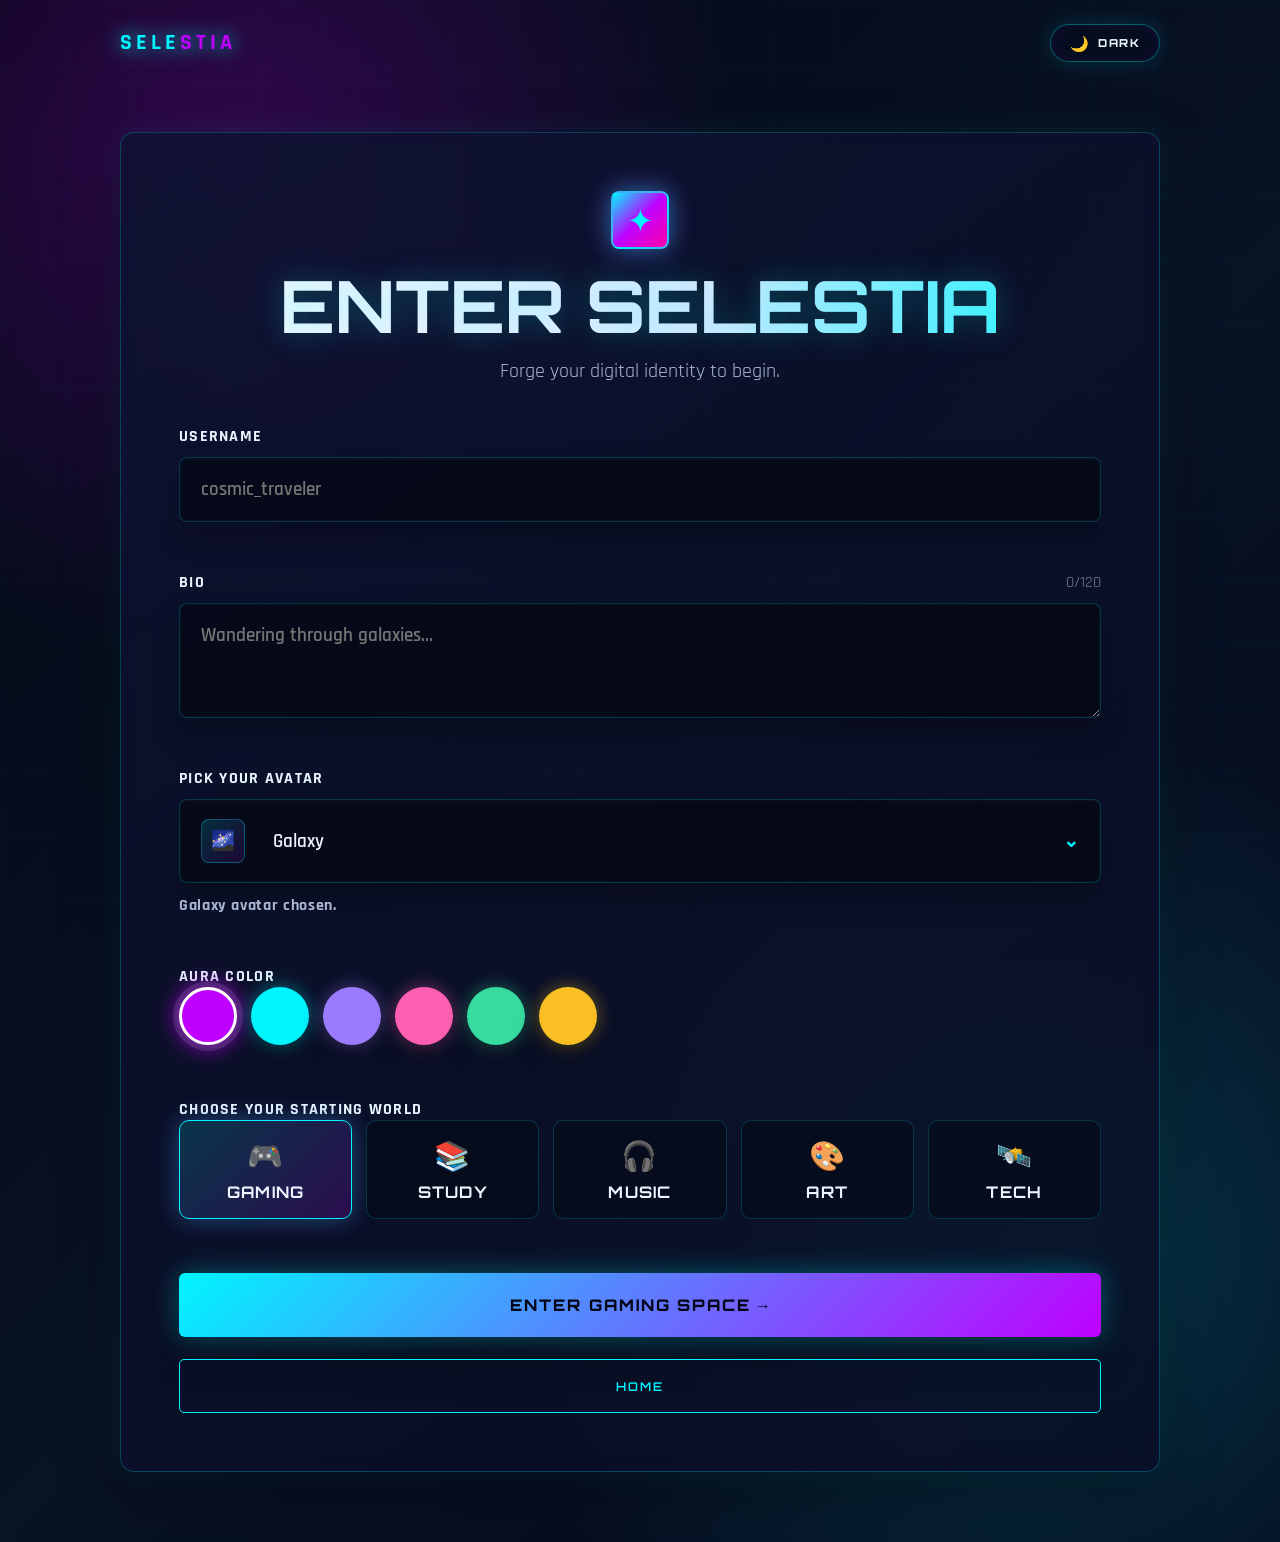
<file: music.html>
<!DOCTYPE html>
<html lang="en">
<head>
  <meta charset="UTF-8" />
  <meta name="viewport" content="width=device-width, initial-scale=1.0" />
  <title>Selestia — Music Space</title>
  <link rel="icon" type="image/png" href="favicon.png" />
  <link href="https://fonts.googleapis.com/css2?family=Orbitron:wght@400;600;700;900&family=Rajdhani:wght@300;400;500;600;700&display=swap" rel="stylesheet" />
  <link rel="stylesheet" href="music.css?v=musicfix4" />
  <link rel="stylesheet" href="theme.css?v=siteqa2" />
</head>
<body><div class="bg-grid"></div><div class="orb orb-one"></div><div class="orb orb-two"></div>
  <nav class="music-nav space-nav">
    <a href="index.html#spaces" class="logo">SELE<span>STIA</span></a>
    <div class="nav-links">
        <a href="index.html#spaces">Home</a>
        <a href="gaming.html">Gaming</a>
        <a href="study.html">Study</a>
        <a href="music.html">Music</a>
        <a href="art.html">Art</a>
        <a href="tech.html">Tech</a>
    </div>
    <button class="theme-toggle" type="button" data-theme-toggle aria-label="Switch to light mode"><span class="theme-icon">🌙</span><span class="theme-label">Dark</span></button>
  </nav>
  <main class="music-shell">
    <section class="music-hero"><div><div class="status-pill"><span></span> Music lounge online</div><h1>Music Space</h1><p>Create playlists, search tracks, play built-in audio previews, and chat with the room.</p><div class="now-card"><span>Now featured</span><strong id="heroTrack">Neon Orbit</strong><p id="heroArtist">Selestia Radio</p></div></div></section>
    <section class="music-layout"><section class="library-panel panel"><div class="panel-head"><div><span class="eyebrow">Library</span><h2>Track Library</h2></div></div><input id="searchInput" type="search" placeholder="Search songs..." /><div class="genre-row"><button class="genre active" data-genre="all" type="button">All</button><button class="genre" data-genre="Synthwave" type="button">Synthwave</button><button class="genre" data-genre="Pop" type="button">Pop</button><button class="genre" data-genre="Indian" type="button">Indian</button><button class="genre" data-genre="Lo-fi" type="button">Lo-fi</button><button class="genre" data-genre="Rap" type="button">Rap</button></div><div class="songs-grid" id="songsGrid"></div><article class="panel playlist-panel"><div class="panel-head"><div><span class="eyebrow">Playlist</span><h2>Your queue</h2></div><button id="clearPlaylist" type="button">Clear</button></div><div class="playlist-form"><input id="playlistName" type="text" placeholder="New playlist name" /><button id="createPlaylist" type="button">Create</button></div><div id="playlistList"></div><div id="queueList"></div></article></section>
      <aside class="player-panel panel"><span class="eyebrow">Audio</span><h2>Preview Player</h2><div class="cover-orb" id="coverOrb">🎵</div><h3 id="currentSong">No song playing</h3><p id="currentArtist">Pick any track from the library.</p><div class="progress-meta"><span id="currentTime">0:00</span><span id="durationTime">0:20</span></div><div class="timer-progress"><span id="progressFill"></span></div><div class="player-actions"><button id="prevButton" type="button">⏮</button><button id="playButton" type="button">▶</button><button id="nextButton" type="button">⏭</button></div><span class="live-badge" id="playerState">Idle</span><label class="volume-label">Volume<input id="volumeControl" type="range" min="0" max="100" value="70" /></label><article class="music-chat"><div class="panel-head"><div><span class="eyebrow">Room chat</span><h2>Music Chat</h2></div><button id="clearChat" type="button">Clear</button></div><div class="chat-feed" id="chatFeed"></div><div class="chat-compose"><input id="chatName" type="text" placeholder="Name" /><input id="chatInput" type="text" placeholder="Type a message..." /><button id="sendChat" type="button">Send</button></div></article></aside>
    </section>
  </main>
  <script src="space-guard.js?v=spaceguard1"></script>
  <script src="music.js"></script>
  <script src="theme.js"></script>
</body></html>
</file>
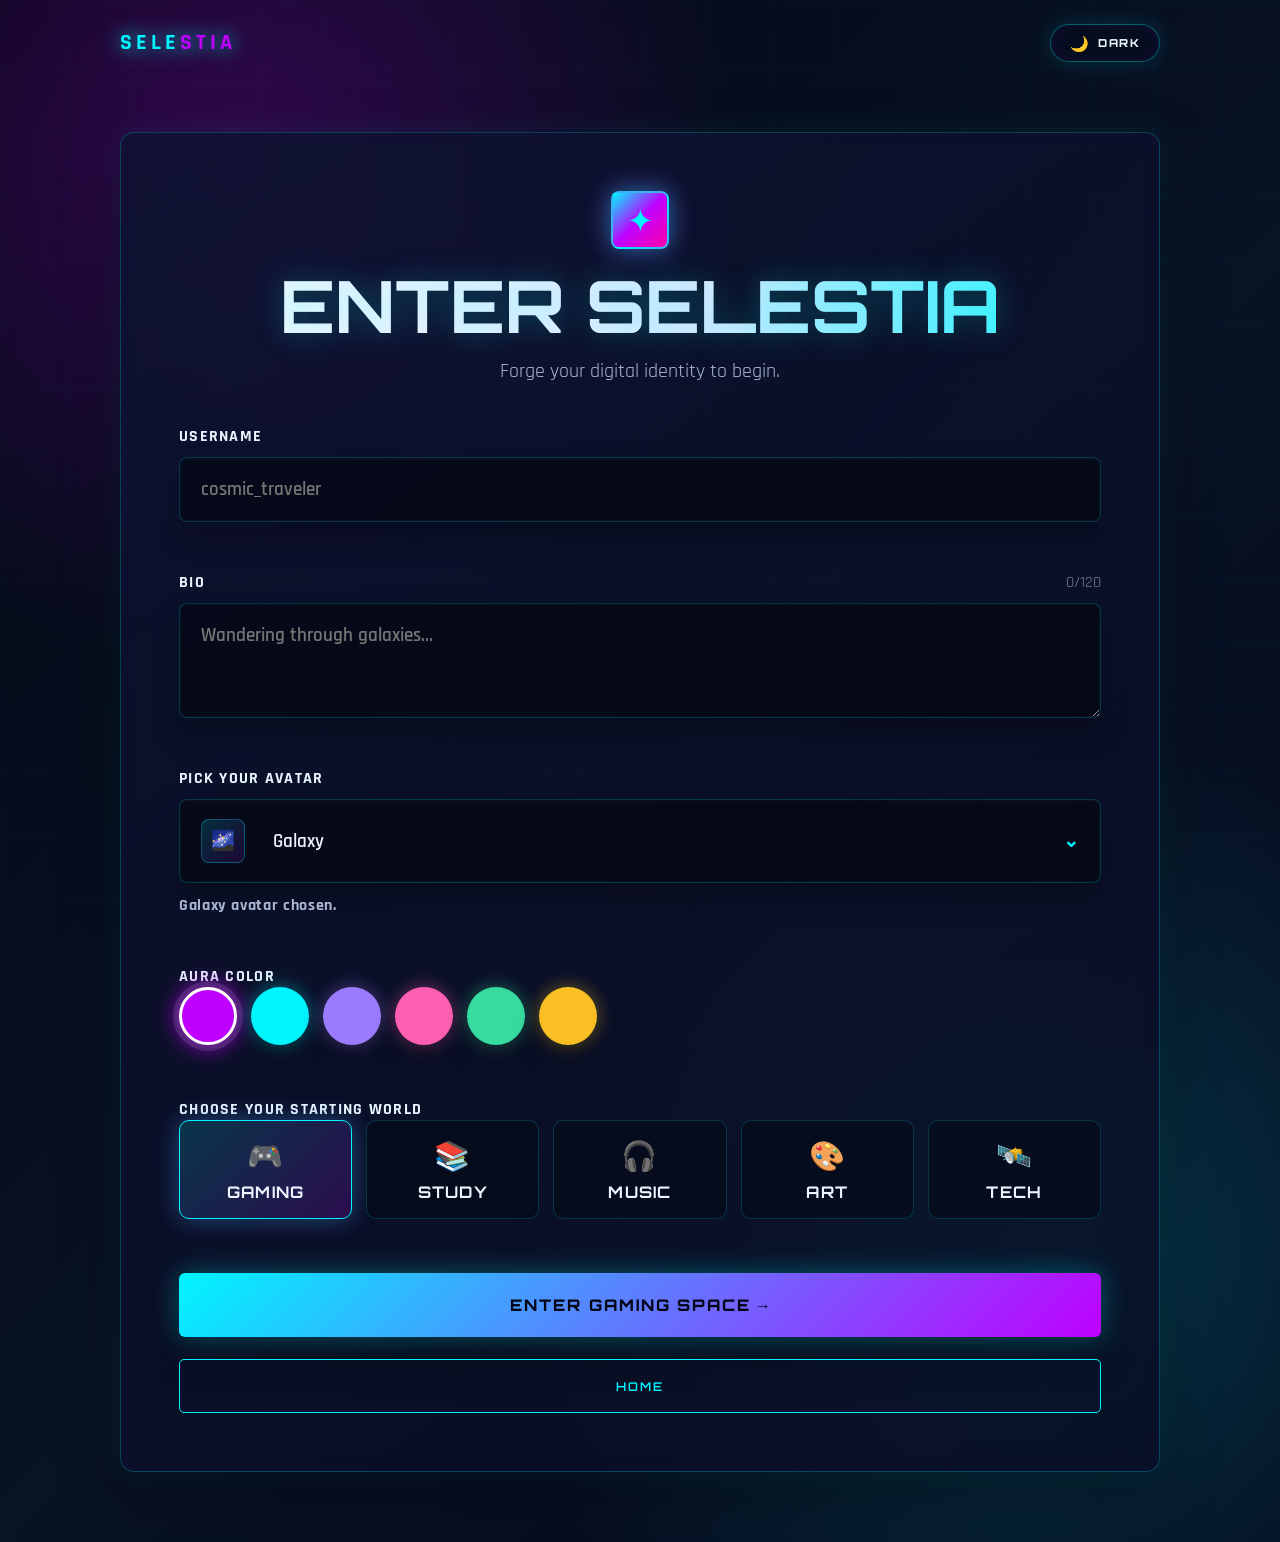
<file: study.html>
<!DOCTYPE html>
<html lang="en">
<head>
  <meta charset="UTF-8" />
  <meta name="viewport" content="width=device-width, initial-scale=1.0" />
  <title>Selestia — Study Space</title>
  <link rel="icon" type="image/png" href="favicon.png" />
  <link href="https://fonts.googleapis.com/css2?family=Orbitron:wght@400;600;700;900&family=Rajdhani:wght@300;400;500;600;700&display=swap" rel="stylesheet" />
  <link rel="stylesheet" href="study.css?v=quotegrid1" />
  <link rel="stylesheet" href="theme.css?v=siteqa2" />
</head>
<body>
  <div class="bg-grid"></div><div class="orb orb-one"></div><div class="orb orb-two"></div>
  <nav class="study-nav space-nav">
    <a href="index.html#spaces" class="logo">SELE<span>STIA</span></a>
    <div class="nav-links">
        <a href="index.html#spaces">Home</a>
        <a href="gaming.html">Gaming</a>
        <a href="study.html">Study</a>
        <a href="music.html">Music</a>
        <a href="art.html">Art</a>
        <a href="tech.html">Tech</a>
    </div>
    <button class="theme-toggle" type="button" data-theme-toggle aria-label="Switch to light mode"><span class="theme-icon">🌙</span><span class="theme-label">Dark</span></button>
  </nav>
  <main class="study-shell">
    <section class="study-hero"><div><div class="status-pill"><span></span> Study Hub Online</div><h1>Study Space</h1><p>Invite friends, start focus sessions, take breaks, and keep your study group in sync.</p></div><aside class="session-card"><span>Today</span><strong id="todayMinutes">0m</strong><p>focused together</p></aside></section>
    <section class="study-layout">
      <article class="panel video-panel"><div class="panel-head"><div><span class="eyebrow">Video chat</span><h2>Invite friends to join</h2></div><span class="live-badge">Room ready</span></div><div class="invite-form"><input id="friendInput" type="text" placeholder="Friend username" aria-label="Friend username" /><button id="inviteButton" type="button">Invite</button></div><p class="micro-copy" id="inviteStatus">Type a friend name and send an invite. This is a front-end simulation.</p><div class="video-grid" id="videoGrid"><div class="video-tile host"><div class="avatar">🧑‍🚀</div><strong>You</strong><span>Host • Camera preview</span></div><div class="video-tile waiting"><div class="avatar ghost">＋</div><strong>Open seat</strong><span>Waiting for invite</span></div></div></article>
      <article class="panel timer-panel"><div class="panel-head"><div><span class="eyebrow">Focus timer</span><h2 id="phaseLabel">Focus Session</h2></div><span class="live-badge" id="timerState">Idle</span></div><div class="timer-display" id="timerDisplay">25:00</div><div class="timer-progress"><span id="timerProgress"></span></div><div class="timer-controls"><label>Topic<input id="topicInput" type="text" placeholder="Physics notes" /></label><label>Focus<input id="focusInput" type="number" min="1" max="180" value="25" /></label><label>Break<input id="breakInput" type="number" min="1" max="60" value="5" /></label></div><div class="button-row"><button id="startButton" type="button">Start</button><button id="pauseButton" type="button">Pause</button><button id="resetButton" type="button">Reset</button></div></article>
      <article class="panel goals-panel"><div class="panel-head"><div><span class="eyebrow">Session goals</span><h2>Study checklist</h2></div><span class="live-badge" id="goalCount">0 done</span></div><div class="goal-form"><input id="goalInput" type="text" placeholder="Add a goal for this session" aria-label="Study goal" /><button id="goalButton" type="button">Add</button></div><ul class="goal-list" id="goalList"><li><label><input type="checkbox" /> Review lecture notes</label></li><li><label><input type="checkbox" /> Solve 10 practice questions</label></li></ul></article>
      <article class="panel quote-panel"><div class="panel-head"><div><span class="eyebrow">Daily boost</span><h2>Quote Generator</h2></div><span class="live-badge" id="quoteStatus">Ready</span></div><div class="quote-box"><span class="quote-mark">“</span><p id="dailyQuoteText">Click generate to pull a study quote from DummyJSON.</p><strong id="dailyQuoteAuthor">Selestia</strong></div><button id="refreshQuote" type="button">Generate Quote</button></article>
      <article class="panel chat-panel"><div class="panel-head"><div><span class="eyebrow">Group chat</span><h2>Room messages</h2></div><span class="live-badge">Synced</span></div><div class="chat-feed" id="chatFeed"><div class="message system">Welcome to Study Space. Invite friends and start your focus timer.</div></div><div class="chat-compose"><input id="messageInput" type="text" placeholder="Type a message..." /><button id="sendButton" type="button">Send</button></div></article>
    </section>
  </main>
  <script src="space-guard.js?v=spaceguard1"></script>
  <script src="study.js?v=randomquote1"></script>
  <script src="theme.js"></script>
</body>
</html>
</file>
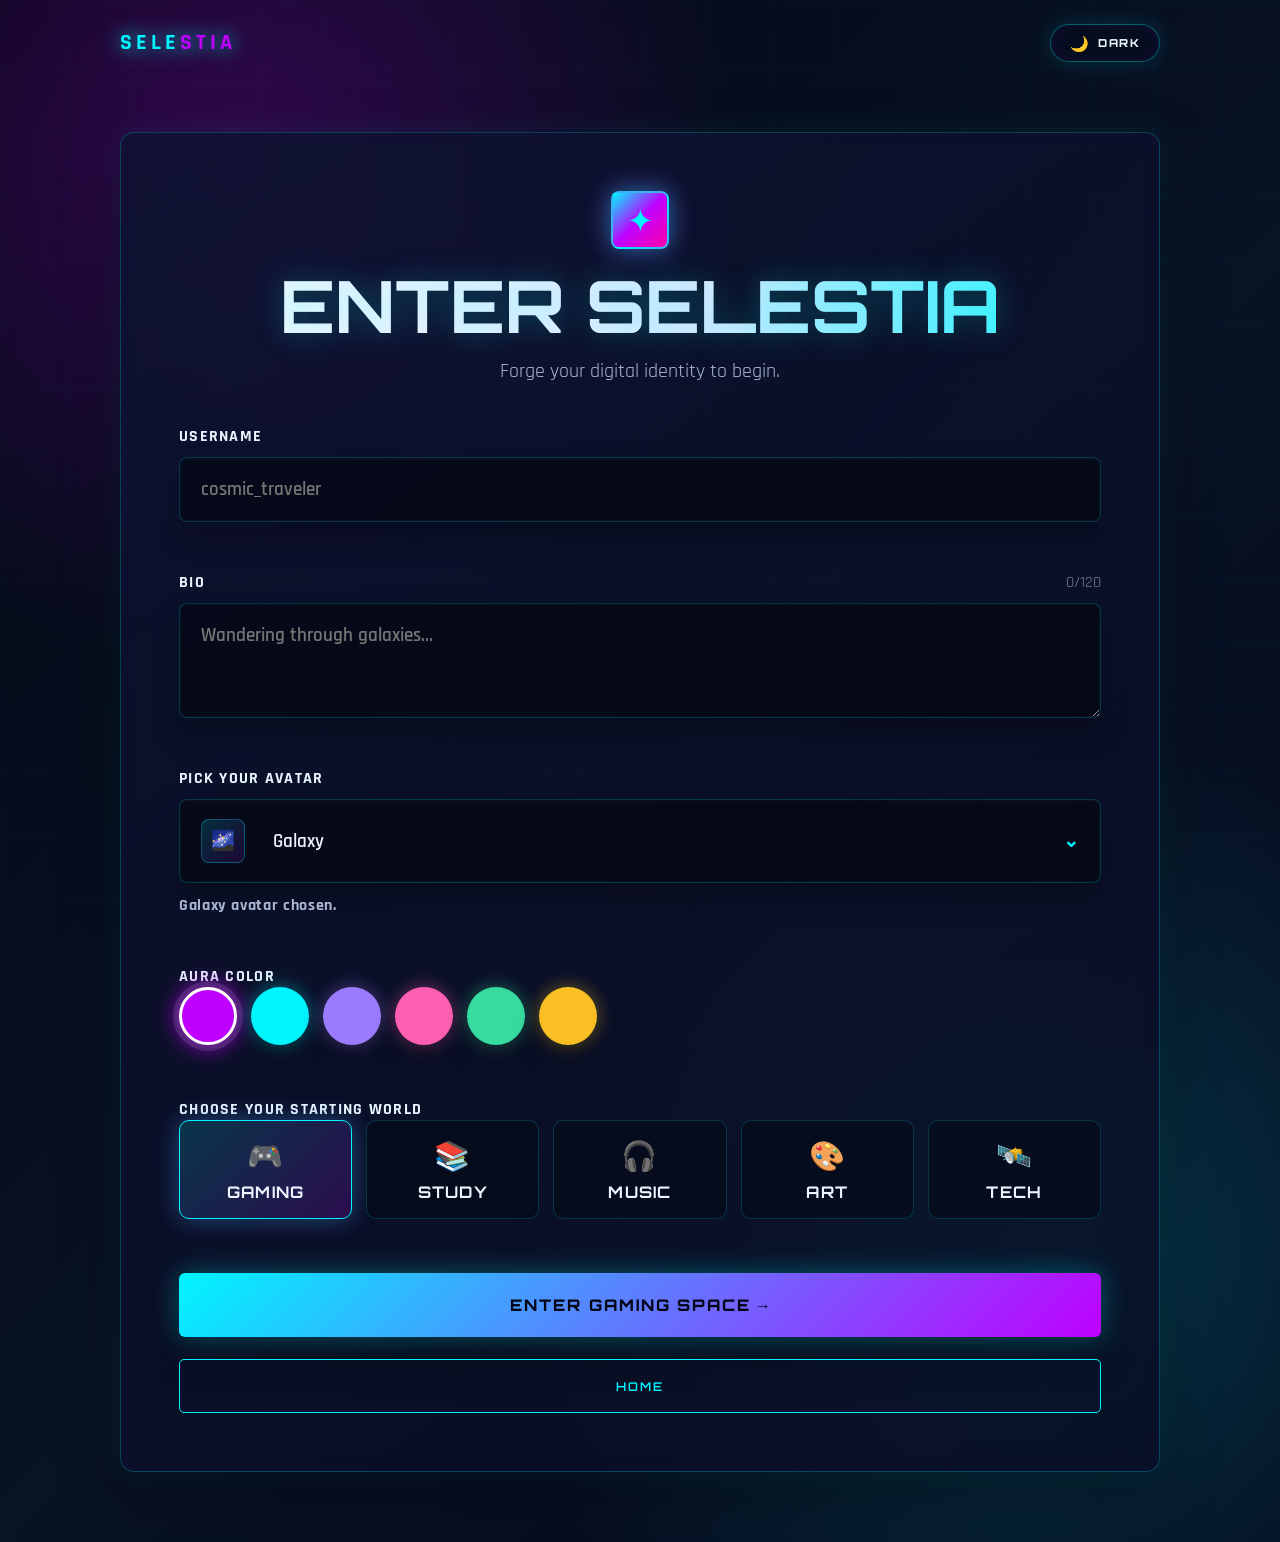
<file: tech.html>
<!DOCTYPE html>
<html lang="en">
<head>
  <meta charset="UTF-8" />
  <meta name="viewport" content="width=device-width, initial-scale=1.0" />
  <title>Selestia — Tech Space</title>
  <link rel="icon" type="image/png" href="favicon.png" />
  <link href="https://fonts.googleapis.com/css2?family=Orbitron:wght@400;600;700;900&family=Rajdhani:wght@300;400;500;600;700&display=swap" rel="stylesheet" />
  <link rel="stylesheet" href="tech.css?v=taskfix1" />
  <link rel="stylesheet" href="theme.css?v=siteqa2" />
</head>
<body><div class="bg-grid"></div><div class="orb orb-one"></div><div class="orb orb-two"></div>
  <nav class="tech-nav space-nav">
    <a href="index.html#spaces" class="logo">SELE<span>STIA</span></a>
    <div class="nav-links">
        <a href="index.html#spaces">Home</a>
        <a href="gaming.html">Gaming</a>
        <a href="study.html">Study</a>
        <a href="music.html">Music</a>
        <a href="art.html">Art</a>
        <a href="tech.html">Tech</a>
    </div>
    <button class="theme-toggle" type="button" data-theme-toggle aria-label="Switch to light mode"><span class="theme-icon">🌙</span><span class="theme-label">Dark</span></button>
  </nav>
  <main class="tech-shell"><section class="tech-hero"><div><div class="status-pill"><span></span> Tech lab online</div><h1>Tech <span>Space</span></h1><p>Plan projects, track code tasks, save resources, run coding sprints, and chat with your builder room.</p></div><aside class="xp-card"><span>Tech XP</span><strong id="techXpText">0 XP</strong><p id="techLevelText">Level 1 builder</p><div class="xp-track"><span id="techXpFill"></span></div></aside></section><section class="stats-grid"><article class="stat-card"><span>Projects</span><strong id="projectCount">0</strong></article><article class="stat-card"><span>Tasks Done</span><strong id="doneCount">0</strong></article><article class="stat-card"><span>Resources</span><strong id="resourceCount">0</strong></article><article class="stat-card"><span>Sprint Time</span><strong id="sprintTime">0m</strong></article></section><section class="tech-layout"><article class="panel projects-panel"><div class="panel-head"><div><span class="eyebrow">Project rooms</span><h2>Project Board</h2></div><button id="clearProjects" type="button">Clear</button></div><form class="project-form" id="projectForm"><input id="projectTitle" type="text" placeholder="Project name" required /><input id="projectStack" type="text" placeholder="Stack: HTML CSS JS" required /><select id="projectStatus"><option>Idea</option><option>Building</option><option>Testing</option><option>Launched</option></select><button type="submit">Add</button></form><div class="project-grid" id="projectGrid"></div></article><article class="panel task-panel"><div class="panel-head"><div><span class="eyebrow">Task tracker</span><h2>Build Queue</h2></div><button id="clearTasks" type="button">Clear</button></div><form class="task-form" id="taskForm"><input id="taskTitle" type="text" placeholder="Add a coding task" required /><select id="taskStatus"><option value="todo">To do</option><option value="doing">Doing</option><option value="done">Done</option></select><button type="submit">Add</button></form><div class="kanban" id="kanbanBoard"><div class="kanban-column" data-column="todo"><h3>To Do</h3><div class="task-list"></div></div><div class="kanban-column" data-column="doing"><h3>Doing</h3><div class="task-list"></div></div><div class="kanban-column" data-column="done"><h3>Done</h3><div class="task-list"></div></div></div></article><article class="panel sprint-panel"><div class="panel-head"><div><span class="eyebrow">Focus sprint</span><h2>Coding Sprint</h2></div><span class="live-badge" id="sprintState">Idle</span></div><div class="timer-display" id="timerDisplay">25:00</div><div class="timer-progress"><span id="timerFill"></span></div><div class="sprint-controls"><label>Minutes<input id="sprintMinutes" type="number" min="1" max="120" value="25" /></label><button id="startSprint" type="button">Start</button><button id="pauseSprint" type="button">Pause</button><button id="resetSprint" type="button">Reset</button></div></article><article class="panel resources-panel"><div class="panel-head"><div><span class="eyebrow">Resource vault</span><h2>Saved Links</h2></div><button id="clearResources" type="button">Clear</button></div><form class="resource-form" id="resourceForm"><input id="resourceTitle" type="text" placeholder="Resource title" required /><input id="resourceUrl" type="url" placeholder="https://example.com" required /><button type="submit">Save</button></form><div class="resource-list" id="resourceList"></div></article><article class="panel notes-panel"><div class="panel-head"><div><span class="eyebrow">Code notes</span><h2>Snippets & Bugs</h2></div><button id="saveNote" type="button">Save</button></div><textarea id="codeNotes" rows="10" placeholder="Write bugs, snippets, commands, fixes, or ideas..."></textarea><p class="micro-copy" id="noteStatus">Notes autosave after you click Save.</p></article><article class="panel chat-panel"><div class="panel-head"><div><span class="eyebrow">Tech chat</span><h2>Builder Room</h2></div><button id="clearChat" type="button">Clear</button></div><div class="chat-feed" id="chatFeed"></div><form class="chat-form" id="chatForm"><input id="chatName" type="text" placeholder="Name" /><input id="chatInput" type="text" placeholder="Ask, debug, or share an update..." required /><button type="submit">Send</button></form></article></section></main>
  <script src="space-guard.js?v=spaceguard1"></script>
  <script src="tech.js?v=taskfix1"></script>
  <script src="theme.js"></script>
</body></html>
</file>
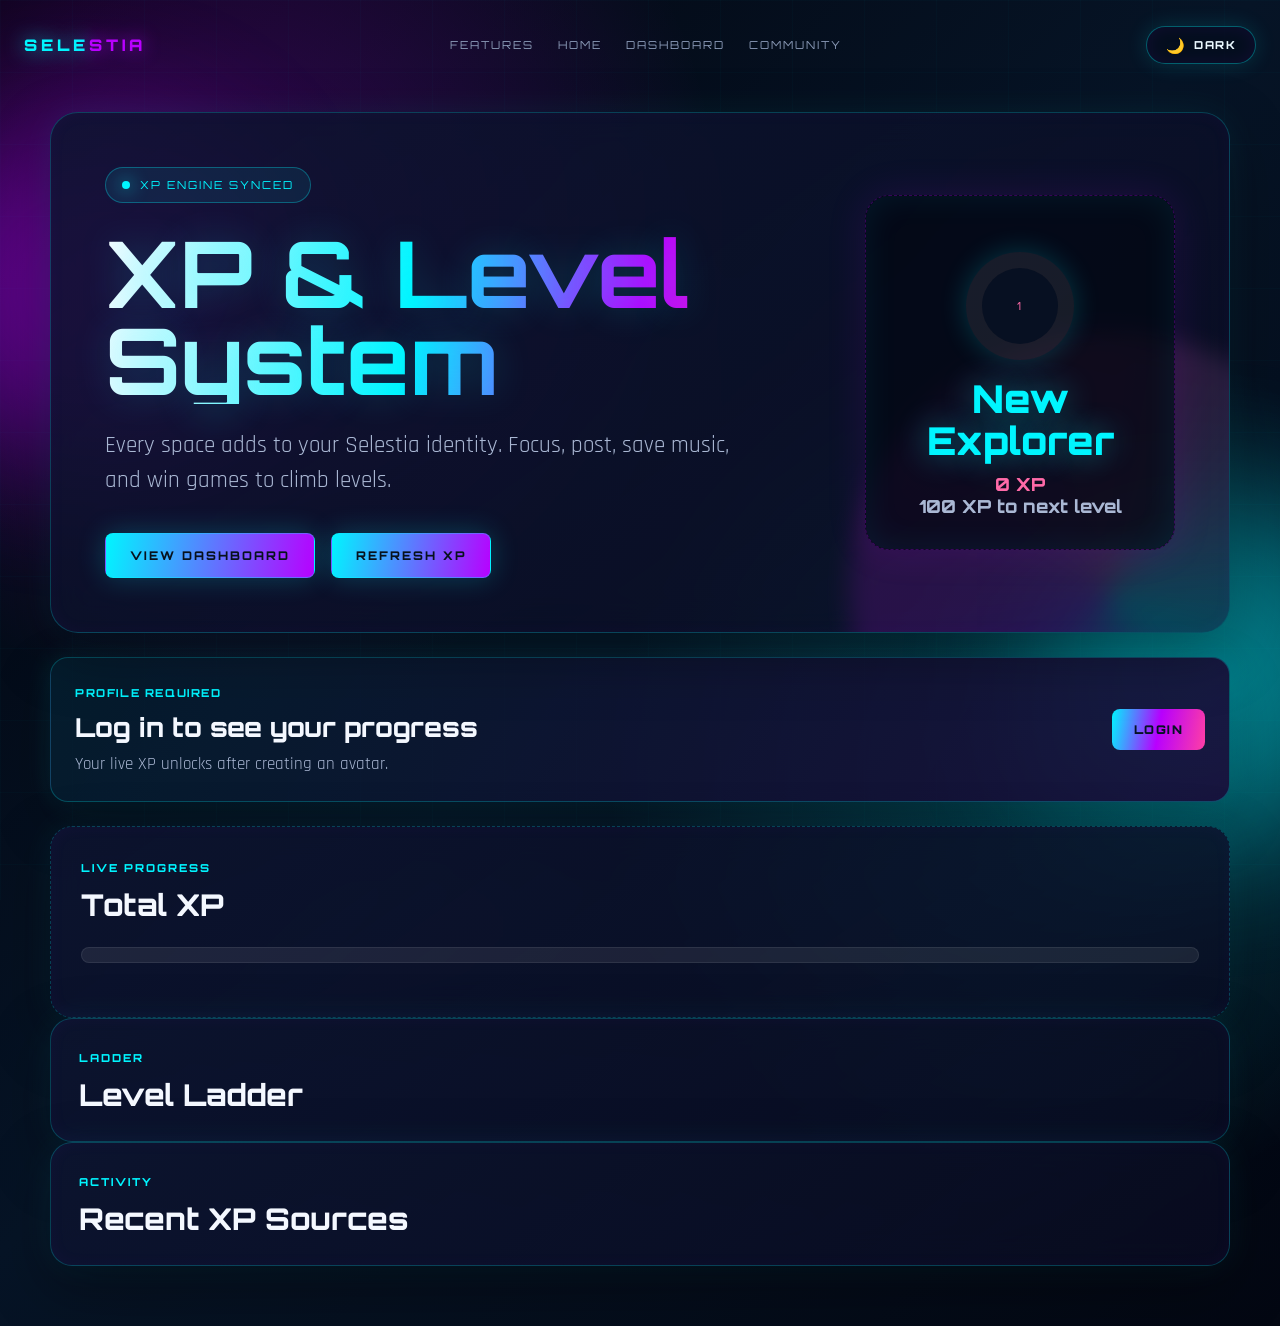
<file: xp.html>
<!DOCTYPE html>
<html lang="en">
<head>
  <meta charset="UTF-8" />
  <meta name="viewport" content="width=device-width, initial-scale=1.0" />
  <title>Selestia — XP & Level System</title>
  <link rel="icon" type="image/png" href="favicon.png" />
  <link href="https://fonts.googleapis.com/css2?family=Orbitron:wght@400;600;700;900&family=Rajdhani:wght@300;400;500;600;700&display=swap" rel="stylesheet" />
  <link rel="stylesheet" href="xp.css" />
  <link rel="stylesheet" href="theme.css?v=siteqa2" />
</head>
<body><div class="bg-grid"></div><div class="glow glow-one"></div><div class="glow glow-two"></div><nav class="xp-nav"><a href="index.html" class="logo">SELE<span>STIA</span></a><div class="nav-links"><a href="index.html#features">Features</a><a href="index.html#spaces">Home</a><a href="dashboard.html">Dashboard</a><a href="community.html">Community</a></div><button class="theme-toggle" type="button" data-theme-toggle aria-label="Switch to light mode"><span class="theme-icon">🌙</span><span class="theme-label">Dark</span></button></nav><main class="xp-shell"><section class="hero-panel"><div class="hero-copy"><div class="status-pill"><span></span> XP engine synced</div><h1>XP & Level System</h1><p>Every space adds to your Selestia identity. Focus, post, save music, and win games to climb levels.</p><div class="hero-actions"><a href="dashboard.html">View Dashboard</a><button id="refreshXp" type="button">Refresh XP</button></div></div><aside class="level-orbit"><div class="mini-ring"><span id="levelText">1</span></div><strong id="levelTitle">New Explorer</strong><p id="totalXpText">0 XP</p><p id="nextLevelText">100 XP to next level</p></aside></section><section class="auth-notice" id="xpAuthNotice" hidden><div><span>Profile required</span><h2>Log in to see your progress</h2><p>Your live XP unlocks after creating an avatar.</p></div><a href="login.html">Login</a></section><section class="progress-panel"><div class="panel-head"><div><span class="eyebrow">Live progress</span><h2>Total XP</h2></div></div><div class="xp-track"><span id="xpFill"></span></div><div class="breakdown-grid" id="breakdownGrid"></div></section><section class="level-grid"><article class="panel"><div class="panel-head"><div><span class="eyebrow">Ladder</span><h2>Level Ladder</h2></div></div><div id="levelLadder"></div></article><article class="panel"><div class="panel-head"><div><span class="eyebrow">Activity</span><h2>Recent XP Sources</h2></div></div><div id="activityList"></div></article></section></main>
  <script src="xp.js"></script>
  <script src="theme.js"></script>
</body></html>
</file>
<file: style.css>
/* ═══════════════════════════════════════════
   SELESTIA — Global Stylesheet
   style.css
═══════════════════════════════════════════ */


/* CLEANER PARTICLE LOOK */

/* =========================
   CURSOR
========================= */

body{
  cursor:auto;
}

.cursor-glow{
  position:fixed;
  width:240px;
  height:240px;
  border-radius:50%;

  background:
  radial-gradient(circle,
  rgba(0,245,255,0.20) 0%,
  rgba(191,0,255,0.12) 42%,
  rgba(255,0,170,0.05) 60%,
  transparent 75%);

  transform:translate(-50%,-50%);

  pointer-events:none;

  z-index:9999;

  filter:blur(18px);

  mix-blend-mode:screen;
}

.cursor-dot{
  display:none;
  position:fixed;

  width:10px;
  height:10px;

  border-radius:50%;

  background:var(--cyan);

  transform:translate(-50%,-50%);

  pointer-events:none;

  z-index:10000;

  box-shadow:
  0 0 10px var(--cyan),
  0 0 24px var(--cyan),
  0 0 42px var(--purple);
}

/* =========================
   PARTICLES
========================= */

#particles{
  position:fixed;
  inset:0;

  width:100%;
  height:100%;

  z-index:0;

  pointer-events:none;

  opacity:0.75;
}

/* ─── CSS VARIABLES ─── */
:root {
  --cyan:    #00f5ff;
  --purple:  #bf00ff;
  --pink:    #ff00aa;
  --green:   #00ff88;
  --orange:  #ff6600;
  --yellow:  #fbbf24;
  --red:     #ff4466;

  --bg:      #030712;
  --bg2:     #070d1f;
  --card:    rgba(255, 255, 255, 0.03);
  --border:  rgba(255, 255, 255, 0.07);

  --sidebar-w: 260px;

  --font-display: 'Orbitron', monospace;
  --font-body:    'Rajdhani', sans-serif;
}

/* ─── RESET ─── */
*, *::before, *::after {
  margin: 0;
  padding: 0;
  box-sizing: border-box;
}
html { scroll-behavior: smooth; }
body {
  background: var(--bg);
  font-family: var(--font-body);
  color: #e2e8f0;
  overflow-x: hidden;
}
a { text-decoration: none; color: inherit; }
ul { list-style: none; }
img { display: block; max-width: 100%; }
button { font-family: var(--font-body); cursor: pointer; }
input, textarea { font-family: var(--font-body); }

/* ─── TYPOGRAPHY ─── */
h1, h2, h3, h4, .orb {
  font-family: var(--font-display);
}

/* ─── SCROLLBAR ─── */
::-webkit-scrollbar { width: 4px; }
::-webkit-scrollbar-track { background: var(--bg); }
::-webkit-scrollbar-thumb { background: var(--cyan); border-radius: 2px; }

/* ─── ANIMATED BACKGROUND GRID ─── */
.bg-grid {
  position: fixed;
  inset: 0;
  z-index: 0;
  pointer-events: none;
  background-image:
    linear-gradient(rgba(0, 245, 255, 0.025) 1px, transparent 1px),
    linear-gradient(90deg, rgba(0, 245, 255, 0.025) 1px, transparent 1px);
  background-size: 64px 64px;
  animation: gridScroll 24s linear infinite;
}
@keyframes gridScroll {
  from { background-position: 0 0; }
  to   { background-position: 64px 64px; }
}

/* ─── FLOATING ORB BLOBS ─── */
.orb-blob {
  position: fixed;
  border-radius: 50%;
  filter: blur(90px);
  opacity: 0.12;
  pointer-events: none;
  z-index: 0;
}
.orb-blob-1 {
  width: 520px; height: 520px;
  background: var(--purple);
  top: -140px; left: -140px;
  animation: floatA 9s ease-in-out infinite;
}
.orb-blob-2 {
  width: 440px; height: 440px;
  background: var(--cyan);
  bottom: -120px; right: -120px;
  animation: floatB 11s ease-in-out infinite;
}
.orb-blob-3 {
  width: 320px; height: 320px;
  background: var(--pink);
  top: 45%; left: 48%;
  animation: floatC 13s ease-in-out infinite;
}
@keyframes floatA { 0%,100%{transform:translate(0,0)}  50%{transform:translate(44px,44px)} }
@keyframes floatB { 0%,100%{transform:translate(0,0)}  50%{transform:translate(-36px,-36px)} }
@keyframes floatC { 0%,100%{transform:translate(-50%,-50%)} 50%{transform:translate(-46%,-54%)} }

/* ─── GLASSMORPHISM ─── */
.glass {
  background: var(--card);
  backdrop-filter: blur(22px);
  -webkit-backdrop-filter: blur(22px);
  border: 1px solid var(--border);
}

/* ─── NEON TEXT HELPERS ─── */
.text-cyan   { color: var(--cyan);   text-shadow: 0 0 22px var(--cyan),   0 0 44px rgba(0,245,255,.2); }
.text-purple { color: var(--purple); text-shadow: 0 0 22px var(--purple); }
.text-pink   { color: var(--pink);   text-shadow: 0 0 22px var(--pink);   }
.text-green  { color: var(--green);  text-shadow: 0 0 16px var(--green);  }
.text-muted  { color: #64748b; }

/* ─── BUTTONS ─── */
.btn-primary {
  display: inline-block;
  background: linear-gradient(135deg, var(--cyan), var(--purple));
  color: #000;
  font-family: var(--font-display);
  font-weight: 700;
  font-size: 12px;
  letter-spacing: 2.5px;
  text-transform: uppercase;
  padding: 14px 38px;
  border-radius: 5px;
  border: none;
  transition: transform 0.3s, box-shadow 0.3s;
  text-align: center;
}
.btn-primary:hover {
  transform: translateY(-3px);
  box-shadow: 0 12px 40px rgba(0, 245, 255, 0.4);
}
.btn-outline {
  display: inline-block;
  background: transparent;
  border: 1px solid var(--cyan);
  color: var(--cyan);
  font-family: var(--font-display);
  font-weight: 600;
  font-size: 12px;
  letter-spacing: 2px;
  text-transform: uppercase;
  padding: 13px 37px;
  border-radius: 5px;
  transition: background 0.3s, transform 0.3s, box-shadow 0.3s;
  text-align: center;
}
.btn-outline:hover {
  background: rgba(0, 245, 255, 0.1);
  box-shadow: 0 0 22px rgba(0, 245, 255, 0.3);
  transform: translateY(-3px);
}
.btn-ghost {
  display: inline-block;
  background: transparent;
  border: 1px solid rgba(255, 255, 255, 0.1);
  color: #94a3b8;
  font-family: var(--font-display);
  font-weight: 600;
  font-size: 11px;
  letter-spacing: 1px;
  text-transform: uppercase;
  padding: 13px;
  border-radius: 8px;
  transition: all 0.3s;
  text-align: center;
}
.btn-ghost:hover { border-color: rgba(255,255,255,0.28); color: #e2e8f0; }

.btn-danger {
  padding: 9px 20px;
  background: rgba(255, 68, 102, 0.08);
  border: 1px solid rgba(255, 68, 102, 0.25);
  color: var(--red);
  border-radius: 7px;
  font-family: var(--font-display);
  font-size: 11px;
  letter-spacing: 1px;
  transition: all 0.3s;
}
.btn-danger:hover { background: rgba(255, 68, 102, 0.2); }

/* ─── ANIMATIONS ─── */
@keyframes fadeUp   { from{opacity:0;transform:translateY(28px)} to{opacity:1;transform:translateY(0)} }
@keyframes fadeDown { from{opacity:0;transform:translateY(-18px)} to{opacity:1;transform:translateY(0)} }
@keyframes blink    { 0%,100%{opacity:1} 50%{opacity:0.25} }
@keyframes floatCard {
  0%,100% { transform: translateY(0); }
  50%     { transform: translateY(-14px); }
}
@keyframes popIn {
  from { opacity:0; transform:scale(0.4); }
  to   { opacity:1; transform:scale(1); }
}

.fade-1 { animation: fadeUp 0.9s ease 0.0s both; }
.fade-2 { animation: fadeUp 0.9s ease 0.15s both; }
.fade-3 { animation: fadeUp 0.9s ease 0.30s both; }
.fade-4 { animation: fadeUp 0.9s ease 0.45s both; }
.fade-5 { animation: fadeUp 0.9s ease 0.60s both; }

/* ═══════════════════════════════════════════
   SHARED SIDEBAR LAYOUT
═══════════════════════════════════════════ */
.sidebar {
  width: var(--sidebar-w);
  height: 100vh;
  position: fixed;
  left: 0; top: 0;
  background: rgba(3, 7, 18, 0.95);
  backdrop-filter: blur(20px);
  -webkit-backdrop-filter: blur(20px);
  border-right: 1px solid rgba(255,255,255,0.06);
  display: flex;
  flex-direction: column;
  padding: 28px 0;
  z-index: 50;
}
.sidebar-logo {
  font-size: 18px;
  font-weight: 900;
  letter-spacing: 4px;
  color: var(--cyan);
  text-shadow: 0 0 16px var(--cyan);
  padding: 0 24px;
  margin-bottom: 34px;
  display: block;
}
.sidebar-logo span { color: var(--purple); }

.nav-item {
  display: flex;
  align-items: center;
  gap: 13px;
  padding: 12px 24px;
  color: #64748b;
  font-size: 13px;
  letter-spacing: 1.5px;
  text-transform: uppercase;
  transition: all 0.3s;
  border-right: 2px solid transparent;
}
.nav-item:hover { color: #e2e8f0; background: rgba(255,255,255,0.04); }
.nav-item.active {
  color: var(--cyan);
  background: rgba(0, 245, 255, 0.06);
  border-right-color: var(--cyan);
}
.nav-icon { font-size: 18px; width: 22px; text-align: center; }

.sidebar-bottom { margin-top: auto; padding: 0 20px; }
.user-chip {
  display: flex;
  align-items: center;
  gap: 12px;
  padding: 14px;
  background: rgba(255,255,255,0.04);
  border-radius: 12px;
  border: 1px solid rgba(255,255,255,0.06);
}
.user-chip-avatar {
  width: 40px; height: 40px; border-radius: 50%;
  background: rgba(0,245,255,0.1);
  display: flex; align-items: center; justify-content: center;
  font-size: 20px; flex-shrink: 0;
}
.user-chip-name { font-family: var(--font-display); font-size: 13px; }
.user-chip-level { font-size: 11px; color: #64748b; letter-spacing: 1px; }
.logout-btn {
  display: block; width: 100%; margin-top: 10px; padding: 10px;
  background: rgba(255,68,102,0.08);
  border: 1px solid rgba(255,68,102,0.2);
  color: var(--red);
  border-radius: 8px;
  font-family: var(--font-display);
  font-size: 11px; letter-spacing: 1px;
  text-align: center;
  transition: background 0.3s;
}
.logout-btn:hover { background: rgba(255,68,102,0.18); }

/* Main content area (with sidebar) */
.main-content {
  margin-left: var(--sidebar-w);
  flex: 1;
  padding: 36px 40px;
  position: relative;
  z-index: 1;
}

/* Topbar */
.topbar {
  display: flex;
  justify-content: space-between;
  align-items: center;
  margin-bottom: 32px;
}
.page-title { font-size: 26px; font-weight: 700; }
.page-sub { font-size: 14px; color: #64748b; margin-top: 4px; }
.topbar-right { display: flex; gap: 14px; }
.icon-btn {
  width: 40px; height: 40px; border-radius: 50%;
  font-size: 18px;
  background: rgba(255,255,255,0.04);
  border: 1px solid rgba(255,255,255,0.08);
  display: flex; align-items: center; justify-content: center;
  cursor: pointer; transition: all 0.3s;
}
.icon-btn:hover { border-color: rgba(0,245,255,0.3); background: rgba(0,245,255,0.06); }

/* ─── CARD ─── */
.card {
  background: var(--card);
  border: 1px solid var(--border);
  border-radius: 16px;
  padding: 24px;
}
.card-title {
  font-family: var(--font-display);
  font-size: 13px;
  margin-bottom: 16px;
}

/* ─── FORM ELEMENTS ─── */
.field { margin-bottom: 18px; }
.field label {
  display: block;
  font-size: 11px;
  letter-spacing: 2px;
  text-transform: uppercase;
  color: #64748b;
  margin-bottom: 8px;
}
.field input,
.field textarea,
.form-input {
  width: 100%;
  padding: 13px 15px;
  background: rgba(255,255,255,0.04);
  border: 1px solid rgba(255,255,255,0.1);
  border-radius: 8px;
  color: #e2e8f0;
  font-family: var(--font-body);
  font-size: 16px;
  outline: none;
  transition: border-color 0.3s;
}
.field input:focus,
.field textarea:focus,
.form-input:focus { border-color: var(--cyan); }
.field input::placeholder,
.field textarea::placeholder,
.form-input::placeholder { color: #334155; }
.field textarea { resize: none; }

/* Filter tabs (shared) */
.filter-tabs { display: flex; gap: 10px; margin-bottom: 24px; }
.tab {
  padding: 7px 18px;
  border-radius: 8px;
  font-size: 12px;
  letter-spacing: 1px;
  text-transform: uppercase;
  border: 1px solid rgba(255,255,255,0.08);
  background: rgba(255,255,255,0.03);
  transition: all 0.3s;
  cursor: pointer;
}
.tab:hover { border-color: rgba(255,255,255,0.2); }
.tab.active {
  background: rgba(0,245,255,0.1);
  border-color: var(--cyan);
  color: var(--cyan);
}

/* ═══════════════════════════════════════════
   NAVBAR  (index.html only)
═══════════════════════════════════════════ */
nav.main-nav {
  position: fixed; top: 0; left: 0; right: 0; z-index: 100;
  background: rgba(3,7,18,0.82);
  backdrop-filter: blur(22px);
  -webkit-backdrop-filter: blur(22px);
  border-bottom: 1px solid rgba(0,245,255,0.1);
}
.nav-inner {
  max-width: 1280px; margin: 0 auto;
  display: flex; align-items: center; justify-content: space-between;
  padding: 18px 48px;
  gap: 16px;
}
.nav-logo {
  font-family: var(--font-display);
  font-size: 22px; font-weight: 900; letter-spacing: 4px;
  color: var(--cyan); text-shadow: 0 0 22px var(--cyan);
}
.nav-logo span { color: var(--purple); text-shadow: 0 0 18px var(--purple); }
.nav-links { display: flex; gap: 36px; }
.nav-links a {
  font-size: 12px; letter-spacing: 2px; text-transform: uppercase;
  color: #94a3b8; transition: color 0.3s;
}
.nav-links a:hover { color: var(--cyan); }
.nav-cta { display: flex; align-items: center; gap: 12px; }

/* ═══════════════════════════════════════════
   HERO  (index.html)
═══════════════════════════════════════════ */
.hero-section {
  min-height: 100vh;
  display: grid;
  align-items: center;
  padding: 130px 48px 80px;
  position: relative; z-index: 1;
  max-width: 1280px;
  margin: 0 auto;
}
.hero-left {
  width: min(100%, 980px);
  margin: 0 auto;
  text-align: center;
}

.hero-badge {
  display: inline-flex; align-items: center; gap: 9px;
  background: rgba(0,245,255,0.07);
  border: 1px solid rgba(0,245,255,0.28);
  padding: 6px 18px; border-radius: 100px;
  margin-bottom: 30px;
  font-size: 11px; letter-spacing: 3px; text-transform: uppercase;
  color: var(--cyan);
  animation: fadeDown 0.8s ease both;
}
.badge-dot {
  width: 7px; height: 7px; border-radius: 50%;
  background: var(--cyan); box-shadow: 0 0 10px var(--cyan);
  animation: blink 1.6s ease-in-out infinite;
}
.hero-title {
  font-size: clamp(52px, 8.8vw, 116px);
  font-weight: 900; line-height: 1.01;
  letter-spacing: -1px; margin-bottom: 24px;
}
.hero-title span { display: block; }
.hero-sub {
  font-size: 20px; color: #7b8ca5;
  max-width: 760px; line-height: 1.85;
  margin: 0 auto 44px;
}
.hero-btns { display: flex; justify-content: center; gap: 16px; flex-wrap: wrap; }
.hero-stats { display: flex; justify-content: center; gap: 56px; margin-top: 72px; }
.stat-num {
  font-family: var(--font-display);
  font-size: 30px; font-weight: 700;
  color: var(--cyan); text-shadow: 0 0 18px var(--cyan);
}
.stat-lbl { font-size: 11px; letter-spacing: 2px; text-transform: uppercase; color: #475569; margin-top: 3px; }

/* ─── SECTION SHARED ─── */
.section-wrap { max-width: 1280px; margin: 0 auto; padding: 100px 48px; }
.section-tag { font-size: 11px; letter-spacing: 4px; text-transform: uppercase; color: var(--cyan); margin-bottom: 14px; }
.section-title { font-size: clamp(30px, 4vw, 50px); font-weight: 700; margin-bottom: 14px; }
.section-sub { color: #64748b; font-size: 17px; line-height: 1.75; max-width: 480px; }

/* ─── FEATURES ─── */
.features-grid {
  display: grid;
  grid-template-columns: repeat(auto-fit, minmax(270px,1fr));
  gap: 22px; margin-top: 56px;
}
.feat-card {
  padding: 34px; border-radius: 18px;
  background: var(--card); border: 1px solid var(--border);
  transition: transform 0.35s, border-color 0.35s, box-shadow 0.35s;
  position: relative; overflow: hidden;
}
.feat-card::after {
  content: ''; position: absolute; inset: 0;
  background: linear-gradient(135deg, rgba(0,245,255,0.05), transparent);
  opacity: 0; transition: opacity 0.35s;
}
.feat-card:hover { transform: translateY(-5px); border-color: rgba(0,245,255,0.3); box-shadow: 0 18px 55px rgba(0,245,255,0.09); }
.feat-card:hover::after { opacity: 1; }
.feat-icon { width: 52px; height: 52px; border-radius: 13px; display: flex; align-items: center; justify-content: center; font-size: 24px; margin-bottom: 18px; }
.feat-card h3 { font-size: 15px; margin-bottom: 10px; }
.feat-card p { font-size: 14px; color: #64748b; line-height: 1.7; }

/* ─── SPACES PREVIEW ─── */
.spaces-header { display: flex; justify-content: space-between; align-items: flex-end; margin-bottom: 36px; }
.spaces-grid { display: grid; grid-template-columns: repeat(auto-fill, minmax(220px,1fr)); gap: 20px; }
.space-card-preview {
  border-radius: 18px; overflow: hidden; border: 1px solid var(--border);
  transition: transform 0.35s, border-color 0.35s, box-shadow 0.35s; cursor: pointer;
}
.space-card-preview:hover { transform: scale(1.03); border-color: rgba(0,245,255,0.3); box-shadow: 0 16px 50px rgba(0,0,0,0.4); }
.sp-img { height: 170px; display: flex; align-items: center; justify-content: center; font-size: 64px; }
.sp-body { padding: 18px; background: rgba(0,0,0,0.62); backdrop-filter: blur(10px); }
.sp-tag { font-size: 10px; letter-spacing: 2px; text-transform: uppercase; margin-bottom: 5px; }
.sp-name { font-family: var(--font-display); font-size: 14px; font-weight: 700; }
.sp-members { font-size: 12px; color: #64748b; margin-top: 5px; }

/* ─── HOW IT WORKS ─── */
.steps-grid { display: grid; grid-template-columns: repeat(auto-fit, minmax(220px,1fr)); gap: 28px; margin-top: 56px; }
.step-card { text-align: center; padding: 36px 24px; }
.step-num {
  width: 60px; height: 60px; border-radius: 50%;
  border: 1px solid rgba(0,245,255,0.35); background: rgba(0,245,255,0.06);
  display: flex; align-items: center; justify-content: center;
  font-family: var(--font-display); font-size: 22px; font-weight: 700;
  color: var(--cyan); margin: 0 auto 20px;
  box-shadow: 0 0 22px rgba(0,245,255,0.15);
}
.step-card h3 { font-size: 16px; margin-bottom: 10px; }
.step-card p { font-size: 14px; color: #64748b; line-height: 1.7; }

/* ─── CTA BANNER ─── */
.cta-outer { padding: 0 48px 100px; position: relative; z-index: 1; max-width: 1280px; margin: 0 auto; }
.cta-box {
  padding: 80px 60px; border-radius: 24px; text-align: center;
  background: linear-gradient(135deg, rgba(0,245,255,0.05), rgba(191,0,255,0.05));
  border: 1px solid rgba(0,245,255,0.18);
  overflow: hidden; position: relative;
}
.cta-box::before {
  content: ''; position: absolute; width: 480px; height: 480px;
  background: radial-gradient(circle, rgba(0,245,255,0.09), transparent 70%);
  top: 50%; left: 50%; transform: translate(-50%,-50%);
}
.cta-box > * { position: relative; z-index: 1; }
.cta-box h2 { font-size: clamp(26px, 4vw, 46px); margin-bottom: 14px; }
.cta-box p { color: #64748b; font-size: 17px; margin-bottom: 34px; }

/* ─── FOOTER ─── */
.main-footer {
  border-top: 1px solid rgba(255,255,255,0.06);
  padding: 36px 48px;
  display: flex; justify-content: space-between; align-items: center;
  position: relative; z-index: 1;
  max-width: 1280px; margin: 0 auto;
}
.footer-logo { font-family: var(--font-display); font-size: 17px; font-weight: 900; color: var(--cyan); text-shadow: 0 0 16px var(--cyan); letter-spacing: 3px; }
.footer-logo span { color: var(--purple); }
.footer-links { display: flex; gap: 28px; }
.footer-links a { font-size: 12px; letter-spacing: 1px; color: #475569; transition: color 0.3s; }
.footer-links a:hover { color: var(--cyan); }
.footer-copy { font-size: 12px; color: #334155; letter-spacing: 1px; }

/* ═══════════════════════════════════════════
   SIGNUP / LOGIN  PAGES
═══════════════════════════════════════════ */
.auth-page { min-height: 100vh; display: flex; }

/* Left panel */
.auth-left {
  flex: 1; padding: 60px;
  display: flex; flex-direction: column; justify-content: space-between;
  position: relative; z-index: 1;
  border-right: 1px solid rgba(255,255,255,0.06);
}
.auth-left h2 { font-size: 34px; font-weight: 700; line-height: 1.2; margin-bottom: 18px; }
.auth-left p  { color: #64748b; font-size: 16px; line-height: 1.8; max-width: 360px; }
.perk { display: flex; align-items: center; gap: 14px; }
.perk-icon {
  width: 36px; height: 36px; border-radius: 50%; flex-shrink: 0;
  background: rgba(0,245,255,0.1); border: 1px solid rgba(0,245,255,0.3);
  display: flex; align-items: center; justify-content: center; font-size: 15px;
}
.perk span { color: #94a3b8; font-size: 15px; }
.perks { display: flex; flex-direction: column; gap: 14px; }

/* Right form panel */
.auth-right {
  width: 520px; padding: 60px;
  display: flex; flex-direction: column; justify-content: center;
  position: relative; z-index: 1;
}

/* Step progress dots */
.step-dots { display: flex; gap: 8px; margin-bottom: 38px; }
.dot { height: 3px; border-radius: 2px; flex: 1; background: rgba(255,255,255,0.1); }
.dot.active { background: var(--cyan); box-shadow: 0 0 10px var(--cyan); }
.dot.done   { background: var(--purple); }

/* Step panels */
.step-panel { display: none; }
.step-panel.active { display: block; }
.step-tag-sm { font-size: 11px; letter-spacing: 3px; text-transform: uppercase; color: var(--cyan); margin-bottom: 8px; }
.step-title { font-size: 24px; font-weight: 700; margin-bottom: 6px; }
.step-sub { color: #64748b; font-size: 15px; margin-bottom: 28px; }
.form-group { display: flex; flex-direction: column; gap: 18px; }
.btn-row { display: flex; gap: 12px; }
.btn-row .btn-ghost,
.btn-row .btn-primary { flex: 1; }

/* Avatar picker */
.av-label { font-size: 11px; letter-spacing: 2px; text-transform: uppercase; color: #64748b; margin-bottom: 10px; }
.avatar-grid { display: grid; grid-template-columns: repeat(5,1fr); gap: 10px; }
.av-opt {
  aspect-ratio: 1; border-radius: 11px; font-size: 26px;
  display: flex; align-items: center; justify-content: center;
  cursor: pointer; background: rgba(255,255,255,0.04);
  border: 2px solid rgba(255,255,255,0.08); transition: all 0.3s;
}
.av-opt:hover { border-color: var(--cyan); background: rgba(0,245,255,0.08); }

/* Color picker */
.color-row { display: flex; gap: 10px; flex-wrap: wrap; }
.col-opt {
  width: 34px; height: 34px; border-radius: 50%;
  border: 3px solid transparent; transition: all 0.3s; cursor: pointer;
}
.col-opt:hover { border-color: #fff; box-shadow: 0 0 14px currentColor; }

/* Vibe tags */
.vibe-wrap { display: flex; gap: 10px; flex-wrap: wrap; }
.vibe {
  padding: 7px 16px; border-radius: 100px; font-size: 13px; letter-spacing: 1px;
  background: rgba(255,255,255,0.04); border: 1px solid rgba(255,255,255,0.08);
  cursor: pointer; transition: all 0.3s;
}
.vibe:hover { background: rgba(0,245,255,0.08); border-color: var(--cyan); color: var(--cyan); }
.link-small { font-size: 14px; color: #475569; text-align: center; }
.link-small a { color: var(--cyan); }

/* Login card (centered) */
.login-page {
  min-height: 100vh; display: flex;
  align-items: center; justify-content: center;
}
.login-card {
  width: 460px; padding: 50px; border-radius: 22px;
  background: rgba(255,255,255,0.03);
  backdrop-filter: blur(22px); -webkit-backdrop-filter: blur(22px);
  border: 1px solid rgba(255,255,255,0.08);
  position: relative; z-index: 1;
  animation: fadeUp 0.6s ease both;
}
.card-top { text-align: center; margin-bottom: 34px; }
.login-logo { font-size: 22px; font-weight: 900; letter-spacing: 4px; color: var(--cyan); text-shadow: 0 0 20px var(--cyan); display: inline-block; }
.login-logo span { color: var(--purple); }
.card-top h2 { font-size: 22px; margin-top: 22px; }
.card-top p  { color: #64748b; font-size: 15px; margin-top: 7px; }
.divider {
  display: flex; align-items: center; gap: 14px;
  margin: 22px 0; color: #334155; font-size: 12px; letter-spacing: 1px;
}
.divider::before, .divider::after { content: ''; flex: 1; height: 1px; background: rgba(255,255,255,0.06); }
.hint { text-align: center; font-size: 12px; color: #334155; letter-spacing: 1px; margin-top: 22px; }

/* ═══════════════════════════════════════════
   DASHBOARD PAGE
═══════════════════════════════════════════ */
.dashboard-page { display: flex; min-height: 100vh; }

/* Stats row */
.stats-row { display: grid; grid-template-columns: repeat(4,1fr); gap: 18px; margin-bottom: 22px; }
.stat-card { }
.stat-lbl-sm { font-size: 11px; letter-spacing: 2px; text-transform: uppercase; color: #475569; }
.stat-val { font-family: var(--font-display); font-size: 30px; font-weight: 700; margin-top: 6px; }
.stat-change { font-size: 13px; margin-top: 4px; }

/* XP bar */
.xp-card { margin-bottom: 22px; }
.xp-head { display: flex; justify-content: space-between; align-items: center; margin-bottom: 10px; }
.xp-sub { font-size: 12px; color: #64748b; margin-top: 2px; }
.xp-bar-wrap { height: 6px; background: rgba(255,255,255,0.08); border-radius: 3px; overflow: hidden; }
.xp-bar { height: 100%; width: 30%; border-radius: 3px; background: linear-gradient(90deg, var(--cyan), var(--purple)); }

/* Dashboard 2-col */
.dash-grid { display: grid; grid-template-columns: 1fr 340px; gap: 20px; }
.dash-col { display: flex; flex-direction: column; gap: 18px; }

/* Quick post */
.post-area {
  width: 100%; padding: 14px;
  background: rgba(255,255,255,0.04); border: 1px solid rgba(255,255,255,0.08);
  border-radius: 10px; color: #e2e8f0; font-family: var(--font-body);
  font-size: 15px; resize: none; outline: none; transition: border-color 0.3s;
}
.post-area:focus { border-color: rgba(0,245,255,0.3); }
.post-area::placeholder { color: #334155; }
.post-footer { display: flex; justify-content: space-between; align-items: center; margin-top: 12px; padding-top: 12px; border-top: 1px solid rgba(255,255,255,0.06); }
.emoji-btns { display: flex; gap: 8px; }
.em-btn {
  background: rgba(255,255,255,0.04); border: 1px solid rgba(255,255,255,0.08);
  border-radius: 6px; padding: 6px 10px; cursor: pointer; font-size: 14px; transition: all 0.3s;
}
.em-btn:hover { border-color: rgba(0,245,255,0.3); }
.post-btn {
  padding: 9px 22px;
  background: linear-gradient(135deg, var(--cyan), var(--purple));
  color: #000; font-family: var(--font-display); font-weight: 700;
  font-size: 11px; letter-spacing: 2px; border: none; border-radius: 7px;
  cursor: pointer; transition: all 0.3s;
}
.post-btn:hover { transform: translateY(-1px); box-shadow: 0 6px 18px rgba(0,245,255,0.3); }

/* Daily quote */
.quote-card {
  padding: 24px; border-radius: 16px;
  background: linear-gradient(135deg, rgba(0,245,255,0.05), rgba(191,0,255,0.05));
  border: 1px solid rgba(0,245,255,0.15);
  position: relative; overflow: hidden;
}
.q-mark { position: absolute; top: -10px; right: 16px; font-size: 96px; color: rgba(0,245,255,0.05); font-family: Georgia,serif; line-height: 1; }
.q-tag { font-size: 11px; letter-spacing: 3px; text-transform: uppercase; color: var(--cyan); margin-bottom: 10px; }
.q-text { font-size: 16px; line-height: 1.75; color: #cbd5e1; position: relative; z-index: 1; }
.q-author { font-size: 12px; color: #475569; margin-top: 10px; letter-spacing: 1px; }

/* Activity feed */
.act-item { display: flex; align-items: center; gap: 13px; padding: 13px 0; border-bottom: 1px solid rgba(255,255,255,0.04); }
.act-item:last-child { border: none; }
.act-icon { width: 37px; height: 37px; border-radius: 10px; display: flex; align-items: center; justify-content: center; font-size: 15px; flex-shrink: 0; }
.act-text { font-size: 14px; line-height: 1.5; }
.act-time { font-size: 12px; color: #475569; margin-top: 2px; }

/* Avatar card (sidebar right) */
.av-card { text-align: center; }
.av-big { width: 70px; height: 70px; border-radius: 50%; background: rgba(0,245,255,0.08); border: 2px solid rgba(0,245,255,0.2); display: flex; align-items: center; justify-content: center; font-size: 34px; margin: 0 auto 14px; }
.av-name-sm { font-family: var(--font-display); font-size: 15px; font-weight: 700; }
.av-bio-sm { font-size: 13px; color: #64748b; margin-top: 4px; }
.view-profile {
  display: inline-block; margin-top: 14px; padding: 8px 20px;
  background: rgba(0,245,255,0.08); border: 1px solid rgba(0,245,255,0.2);
  border-radius: 6px; color: var(--cyan); font-family: var(--font-display);
  font-size: 11px; letter-spacing: 1.5px; transition: all 0.3s;
}
.view-profile:hover { background: rgba(0,245,255,0.16); }

/* Space mini (dashboard sidebar) */
.space-mini {
  display: flex; align-items: center; gap: 13px; padding: 13px;
  background: rgba(255,255,255,0.02); border-radius: 11px;
  border: 1px solid rgba(255,255,255,0.06); margin-bottom: 10px; transition: all 0.3s;
}
.space-mini:hover { border-color: rgba(0,245,255,0.2); background: rgba(0,245,255,0.03); }
.sm-em { width: 42px; height: 42px; border-radius: 9px; display: flex; align-items: center; justify-content: center; font-size: 22px; }
.sm-name { font-size: 14px; font-weight: 600; }
.sm-status { font-size: 11px; color: #475569; letter-spacing: 1px; margin-top: 2px; }

/* ═══════════════════════════════════════════
   COMMUNITY FEED PAGE
═══════════════════════════════════════════ */
.community-page { display: flex; min-height: 100vh; }

/* Composer */
.composer { background: var(--card); border: 1px solid var(--border); border-radius: 16px; padding: 22px; margin-bottom: 22px; }
.composer-top { display: flex; gap: 14px; }
.comp-av { width: 44px; height: 44px; border-radius: 50%; background: rgba(0,245,255,0.1); display: flex; align-items: center; justify-content: center; font-size: 22px; flex-shrink: 0; }
.comp-input {
  width: 100%; padding: 14px;
  background: rgba(255,255,255,0.04); border: 1px solid rgba(255,255,255,0.08);
  border-radius: 10px; color: #e2e8f0; font-family: var(--font-body);
  font-size: 15px; resize: none; outline: none; transition: border-color 0.3s; line-height: 1.6;
}
.comp-input:focus { border-color: rgba(0,245,255,0.3); }
.comp-input::placeholder { color: #334155; }
.comp-footer { display: flex; justify-content: space-between; align-items: center; margin-top: 12px; padding-top: 12px; border-top: 1px solid rgba(255,255,255,0.06); }

/* Post cards */
.post-card { background: var(--card); border: 1px solid var(--border); border-radius: 16px; padding: 24px; margin-bottom: 16px; transition: all 0.3s; animation: fadeUp 0.4s ease both; }
.post-card:hover { border-color: rgba(255,255,255,0.12); background: rgba(255,255,255,0.04); }
.post-top { display: flex; gap: 14px; align-items: flex-start; }
.post-av { width: 44px; height: 44px; border-radius: 50%; background: rgba(0,245,255,0.08); display: flex; align-items: center; justify-content: center; font-size: 22px; flex-shrink: 0; }
.post-user { font-family: var(--font-display); font-size: 13px; font-weight: 700; }
.post-time { font-size: 12px; color: #475569; letter-spacing: 1px; margin-top: 2px; }
.post-body { font-size: 16px; line-height: 1.7; color: #cbd5e1; margin: 14px 0; }
.post-actions { display: flex; gap: 10px; }
.action-btn { display: flex; align-items: center; gap: 6px; font-size: 13px; color: #64748b; cursor: pointer; padding: 7px 14px; border-radius: 7px; border: none; background: none; transition: all 0.3s; }
.action-btn:hover { color: #e2e8f0; background: rgba(255,255,255,0.06); }
.action-btn.liked { color: var(--pink); }

/* Comments */
.comment-section { margin-top: 14px; padding-top: 14px; border-top: 1px solid rgba(255,255,255,0.06); }
.comment-item { display: flex; gap: 10px; margin-bottom: 12px; }
.com-av { width: 28px; height: 28px; border-radius: 50%; background: rgba(191,0,255,0.1); display: flex; align-items: center; justify-content: center; font-size: 14px; flex-shrink: 0; }
.com-body { background: rgba(255,255,255,0.04); padding: 8px 12px; border-radius: 8px; flex: 1; }
.com-author { font-size: 11px; color: var(--cyan); letter-spacing: 1px; margin-bottom: 2px; }
.com-text { font-size: 14px; line-height: 1.5; }
.com-input-row { display: flex; gap: 10px; margin-top: 10px; }
.com-input { flex: 1; padding: 9px 13px; background: rgba(255,255,255,0.04); border: 1px solid rgba(255,255,255,0.08); border-radius: 8px; color: #e2e8f0; font-family: var(--font-body); font-size: 14px; outline: none; transition: border-color 0.3s; }
.com-input:focus { border-color: rgba(0,245,255,0.3); }
.com-input::placeholder { color: #334155; }
.com-send { padding: 8px 16px; background: rgba(0,245,255,0.1); border: 1px solid rgba(0,245,255,0.2); color: var(--cyan); border-radius: 7px; cursor: pointer; font-size: 12px; white-space: nowrap; transition: all 0.3s; }
.com-send:hover { background: rgba(0,245,255,0.2); }

/* ═══════════════════════════════════════════
   VIRTUAL SPACES PAGE
═══════════════════════════════════════════ */
.spaces-page { display: flex; min-height: 100vh; }
.spaces-full-grid { display: grid; grid-template-columns: repeat(auto-fill, minmax(290px,1fr)); gap: 22px; }
.space-card-full {
  border-radius: 20px; overflow: hidden; border: 1px solid var(--border);
  transition: transform 0.38s, border-color 0.38s, box-shadow 0.38s;
  animation: fadeUp 0.4s ease both; position: relative;
}
.space-card-full:hover { transform: translateY(-5px); box-shadow: 0 20px 58px rgba(0,0,0,0.4); }
.space-card-full.joined { border-color: rgba(0,245,255,0.3); }
.sc-header { height: 158px; display: flex; align-items: center; justify-content: center; font-size: 70px; position: relative; }
.joined-badge { position: absolute; top: 12px; right: 12px; background: rgba(0,245,255,0.9); color: #000; font-family: var(--font-display); font-size: 9px; letter-spacing: 2px; padding: 4px 10px; border-radius: 100px; font-weight: 700; }
.sc-body { padding: 20px; background: rgba(3,7,18,0.82); backdrop-filter: blur(10px); }
.sc-tag { font-size: 10px; letter-spacing: 2px; text-transform: uppercase; margin-bottom: 5px; }
.sc-name { font-family: var(--font-display); font-size: 15px; font-weight: 700; margin-bottom: 7px; }
.sc-desc { font-size: 13px; color: #64748b; line-height: 1.6; margin-bottom: 16px; }
.sc-foot { display: flex; justify-content: space-between; align-items: center; }
.sc-members { font-size: 12px; color: #475569; }
.btn-join-in { padding: 8px 18px; border-radius: 6px; cursor: pointer; font-family: var(--font-display); font-size: 11px; letter-spacing: 1px; border: none; transition: all 0.3s; background: linear-gradient(135deg,var(--cyan),var(--purple)); color: #000; font-weight: 700; }
.btn-join-in:hover { box-shadow: 0 6px 18px rgba(0,245,255,0.3); transform: translateY(-1px); }
.btn-leave { padding: 8px 18px; border-radius: 6px; cursor: pointer; font-family: var(--font-display); font-size: 11px; letter-spacing: 1px; transition: all 0.3s; background: rgba(255,68,102,0.1); border: 1px solid rgba(255,68,102,0.3); color: var(--red); }
.btn-leave:hover { background: rgba(255,68,102,0.2); }
.m-avs { display: flex; }
.m-av { width: 26px; height: 26px; border-radius: 50%; background: rgba(255,255,255,0.08); border: 2px solid rgba(3,7,18,0.8); display: flex; align-items: center; justify-content: center; font-size: 11px; margin-left: -6px; }
.m-av:first-child { margin-left: 0; }
.m-av-count { font-size: 10px; color: #64748b; padding: 0 7px; background: rgba(255,255,255,0.06); width: auto; }

/* ═══════════════════════════════════════════
   PROFILE PAGE
═══════════════════════════════════════════ */
.profile-page { display: flex; min-height: 100vh; }
.profile-main { margin-left: var(--sidebar-w); flex: 1; position: relative; z-index: 1; }
.profile-banner {
  height: 190px; position: relative; overflow: hidden;
  background: linear-gradient(135deg, rgba(0,245,255,0.07), rgba(191,0,255,0.07), rgba(255,0,170,0.06));
  border-bottom: 1px solid rgba(255,255,255,0.06);
}
.profile-banner::before { content: ''; position: absolute; inset: 0; background: radial-gradient(circle at 20% 50%, rgba(0,245,255,0.1) 0%, transparent 50%), radial-gradient(circle at 80% 50%, rgba(191,0,255,0.1) 0%, transparent 50%); }
.profile-body { padding: 0 40px 48px; }
.av-row { display: flex; align-items: flex-end; gap: 22px; margin-top: -52px; margin-bottom: 26px; }
.big-av {
  width: 104px; height: 104px; border-radius: 50%; flex-shrink: 0;
  background: rgba(0,245,255,0.08); border: 4px solid var(--bg);
  display: flex; align-items: center; justify-content: center;
  font-size: 48px; position: relative; box-shadow: 0 0 30px rgba(0,245,255,0.2);
}
.av-ring {
  position: absolute; inset: -4px; border-radius: 50%;
  background: linear-gradient(135deg, var(--cyan), var(--purple));
  -webkit-mask: linear-gradient(#fff 0 0) content-box, linear-gradient(#fff 0 0);
  -webkit-mask-composite: xor; mask-composite: exclude; padding: 3px;
}
.av-info { padding-bottom: 10px; flex: 1; }
.av-name-lg { font-family: var(--font-display); font-size: 22px; font-weight: 700; }
.av-bio-lg { color: #64748b; font-size: 14px; margin-top: 4px; }
.av-badges { display: flex; gap: 8px; margin-top: 10px; flex-wrap: wrap; }
.badge {
  display: inline-flex; align-items: center; gap: 5px;
  padding: 4px 12px; border-radius: 100px; font-size: 11px; letter-spacing: 1px;
  background: rgba(255,255,255,0.05); border: 1px solid rgba(255,255,255,0.1);
}
.av-stats { padding-bottom: 10px; display: flex; gap: 32px; text-align: center; }
.as-num { font-family: var(--font-display); font-size: 22px; font-weight: 700; }
.as-lbl { font-size: 11px; color: #475569; letter-spacing: 1px; margin-top: 2px; }
.prof-grid { display: grid; grid-template-columns: 1fr 1fr; gap: 22px; }
.mini-av-grid { display: flex; flex-wrap: wrap; gap: 8px; margin-top: 8px; }
.mini-av { width: 42px; height: 42px; border-radius: 10px; font-size: 20px; display: flex; align-items: center; justify-content: center; cursor: pointer; background: rgba(255,255,255,0.04); border: 2px solid rgba(255,255,255,0.08); transition: all 0.3s; }
.mini-av:hover { border-color: var(--cyan); background: rgba(0,245,255,0.08); }
.btn-save { padding: 11px 26px; background: linear-gradient(135deg,var(--cyan),var(--purple)); color: #000; font-family: var(--font-display); font-weight: 700; font-size: 11px; letter-spacing: 2px; border: none; border-radius: 8px; cursor: pointer; transition: all 0.3s; margin-top: 4px; }
.btn-save:hover { transform: translateY(-1px); box-shadow: 0 8px 22px rgba(0,245,255,0.3); }
.danger-card { border-color: rgba(255,68,102,0.15); }
.danger-card .card-title { color: var(--red); }
.danger-card p { font-size: 13px; color: #64748b; margin-bottom: 14px; line-height: 1.6; }
.post-mini { padding: 15px; background: rgba(255,255,255,0.02); border: 1px solid rgba(255,255,255,0.06); border-radius: 11px; margin-bottom: 11px; transition: all 0.3s; }
.post-mini:hover { background: rgba(255,255,255,0.04); }
.post-mini-text { font-size: 15px; line-height: 1.65; color: #cbd5e1; }
.post-mini-meta { display: flex; gap: 16px; margin-top: 9px; font-size: 12px; color: #475569; }

/* ═══════════════════════════════════════════
   RESPONSIVE
═══════════════════════════════════════════ */
@media (max-width: 1024px) {
  .hero-section { text-align: center; padding: 110px 28px 60px; }
  .hero-stats { gap: 28px; }
  .dash-grid { grid-template-columns: 1fr; }
  .stats-row { grid-template-columns: repeat(2,1fr); }
  .prof-grid { grid-template-columns: 1fr; }
  .av-row { flex-direction: column; align-items: flex-start; }
  .av-stats { gap: 20px; }
}
@media (max-width: 768px) {
  .nav-inner { padding: 16px 24px; }
  .nav-links { display: none; }
  .section-wrap { padding: 60px 24px; }
  .cta-outer { padding: 0 24px 60px; }
  .cta-box { padding: 48px 24px; }
  .main-footer { flex-direction: column; gap: 16px; text-align: center; padding: 28px 24px; }
  .footer-links { flex-wrap: wrap; justify-content: center; }
  .spaces-header { flex-direction: column; align-items: flex-start; gap: 16px; }
  .sidebar { transform: translateX(-100%); }
  .main-content { margin-left: 0; padding: 24px; }
  .profile-main { margin-left: 0; }
  .profile-body { padding: 0 24px 32px; }
  .auth-left { display: none; }
  .auth-right { width: 100%; padding: 40px 24px; }
}

@media (max-width: 560px) {
  body {
    cursor: auto;
  }

  .cursor-glow,
  .cursor-dot {
    display: none;
  }

  .nav-inner {
    align-items: center;
    flex-wrap: nowrap;
    justify-content: space-between;
    padding: 14px 16px;
  }

  .nav-logo {
    width: auto;
    text-align: left;
    font-size: 18px;
    letter-spacing: 2.8px;
  }

  .nav-cta {
    display: grid;
    grid-template-columns: 42px minmax(86px, 1fr);
    width: auto;
    gap: 8px;
  }

  .nav-cta .theme-toggle,
  .nav-cta .btn-outline,
  .nav-cta .btn-primary,
  .nav-cta .exit-user-btn {
    width: 100%;
    min-width: 0;
    min-height: 38px;
    padding: 9px 8px !important;
    font-size: 10px !important;
    letter-spacing: 1.1px;
  }

  .nav-cta .theme-toggle {
    gap: 5px;
  }

  .nav-cta .theme-label,
  .nav-cta .btn-primary.nav-login-link {
    display: none;
  }

  .nav-cta:has(.exit-user-btn:not([hidden])) {
    grid-template-columns: 42px minmax(94px, 1fr);
  }

  .hero-section {
    min-height: auto;
    padding: 126px 20px 58px;
  }

  .hero-badge {
    justify-content: center;
    max-width: 100%;
    padding: 7px 12px;
    font-size: 9px;
    letter-spacing: 2px;
    white-space: normal;
  }

  .hero-title {
    font-size: clamp(46px, 15vw, 68px);
    letter-spacing: 0;
  }

  .hero-sub {
    font-size: 17px;
    line-height: 1.65;
    margin-bottom: 34px;
  }

  .hero-btns {
    width: 100%;
  }

  .hero-btns .btn-primary,
  .hero-btns .btn-outline {
    width: min(100%, 280px);
    padding-inline: 16px;
  }

  .hero-stats {
    display: grid;
    grid-template-columns: 1fr;
    gap: 20px;
    margin-top: 46px;
  }

  .section-wrap {
    padding: 58px 18px;
  }

  .section-title {
    font-size: clamp(28px, 10vw, 38px);
  }

  .features-grid,
  .spaces-grid,
  .steps-grid {
    grid-template-columns: 1fr;
  }

  .feat-card {
    padding: 26px 22px;
  }

  .spaces-header .btn-outline,
  .cta-box .btn-primary {
    width: 100%;
  }

  .cta-outer {
    padding: 0 18px 58px;
  }

  .cta-box {
    padding: 42px 20px;
  }
}


/* === Single-file Avatar/Login Flow === */
.avatar-flow-section,
.space-view-section { position: relative; z-index: 2; }
.avatar-flow-section { padding: 90px 24px; }
.avatar-panel,
.space-view-panel {
  width: min(960px, 100%);
  margin: 0 auto;
  padding: clamp(28px, 5vw, 58px);
  border: 1px solid rgba(0,245,255,.24);
  border-radius: 14px;
  background: linear-gradient(120deg, rgba(0,245,255,.07), transparent 36%, rgba(191,0,255,.08)), rgba(3,7,18,.86);
  box-shadow: 0 0 45px rgba(0,245,255,.14), 0 0 80px rgba(191,0,255,.16), 0 30px 90px rgba(0,0,0,.45);
}
.avatar-logo-mark {
  display: grid; width: 58px; height: 58px; margin: 0 auto 22px; place-items: center;
  border: 2px solid rgba(0,245,255,.72); border-radius: 8px; color: var(--cyan);
  font-family: var(--font-display); font-size: 2rem;
  background: linear-gradient(135deg, var(--cyan), var(--purple), var(--pink));
  box-shadow: 0 0 24px rgba(0,245,255,.42), 0 0 34px rgba(191,0,255,.32);
  animation: selestiaMarkFloat 3.8s ease-in-out infinite;
}
.avatar-panel h2,
.space-view-panel h2 {
  margin: 0; font-family: var(--font-display); font-size: clamp(2.4rem, 7vw, 4.5rem); line-height: .96;
  text-align: center; text-transform: uppercase;
  background: linear-gradient(100deg, #f8fbff 0%, #dce8ff 26%, var(--cyan) 48%, var(--purple) 78%, var(--pink) 100%);
  background-size: 220% 100%; background-clip: text; -webkit-text-fill-color: transparent;
  text-shadow: 0 0 30px rgba(0,245,255,.28); animation: selestiaTitleFlow 5.5s ease-in-out infinite;
}
.avatar-subtitle,
.space-view-panel p { max-width: 650px; margin: 18px auto 42px; color: #7b8ca5; font-size: 1.25rem; text-align: center; }
.avatar-form { display: grid; gap: 22px; }
.avatar-field { display: grid; gap: 10px; }
.avatar-field label,
.avatar-field legend { color: #e8f6ff; font-weight: 700; letter-spacing: .08em; text-transform: uppercase; }
.avatar-field input,
.avatar-field textarea,
.avatar-trigger {
  width: 100%; padding: 19px 21px; border: 1px solid rgba(0,245,255,.2); border-radius: 8px;
  color: #edf3ff; font: 600 1.2rem var(--font-body); background: rgba(4,9,21,.76); outline: none;
  box-shadow: 0 16px 28px rgba(0,0,0,.28), inset 0 0 0 1px rgba(255,255,255,.025);
}
.avatar-field input:focus,
.avatar-field textarea:focus,
.avatar-trigger:focus-visible { border-color: var(--cyan); box-shadow: 0 0 0 4px rgba(0,245,255,.14), 0 0 26px rgba(0,245,255,.24); }
.avatar-error { min-height: 18px; margin: 0; color: #ff4f7b; font-weight: 700; }
.avatar-row { display: flex; justify-content: space-between; gap: 16px; color: #708198; }
.avatar-select { position: relative; }
.avatar-trigger { display: flex; align-items: center; min-height: 68px; cursor: pointer; text-align: left; }
.avatar-icon { display: grid; width: 44px; height: 44px; margin-right: 14px; place-items: center; border: 1px solid rgba(0,245,255,.28); border-radius: 8px; background: linear-gradient(135deg, rgba(0,245,255,.16), rgba(191,0,255,.12)); }
.avatar-chevron { margin-left: auto; color: var(--cyan); }
.avatar-menu { position: absolute; z-index: 10; top: calc(100% + 10px); left: 0; display: none; width: 100%; max-height: 240px; padding: 8px; margin: 0; overflow: auto; border: 1px solid rgba(0,245,255,.28); border-radius: 8px; list-style: none; background: rgba(3,10,22,.98); box-shadow: 0 22px 44px rgba(0,0,0,.44), 0 0 24px rgba(0,245,255,.14); }
.avatar-select.is-open .avatar-menu { display: grid; gap: 6px; }
.avatar-menu li { padding: 12px 14px; border-radius: 6px; cursor: pointer; font-weight: 700; }
.avatar-menu li:hover,
.avatar-menu li[aria-selected="true"] { background: linear-gradient(90deg, rgba(0,245,255,.2), rgba(191,0,255,.18)); }
.avatar-menu [role="option"] { padding: 12px 14px; border-radius: 6px; cursor: pointer; font-weight: 700; }
.avatar-menu [role="option"]:hover,
.avatar-menu [role="option"][aria-selected="true"] { background: linear-gradient(90deg, rgba(0,245,255,.2), rgba(191,0,255,.18)); }
.avatar-choice-field { min-width: 0; padding: 0; border: 0; }
.avatar-colors,
.avatar-worlds { display: flex; flex-wrap: wrap; gap: 14px; }
.avatar-colors label,
.avatar-worlds label { position: relative; cursor: pointer; }
.avatar-colors input,
.avatar-worlds input { position: absolute; opacity: 0; pointer-events: none; }
.avatar-colors span { display: block; width: 58px; height: 58px; border: 3px solid transparent; border-radius: 50%; color: transparent; background: var(--swatch); box-shadow: 0 12px 26px rgba(0,0,0,.25); }
.avatar-colors input:checked + span { border-color: #fff; box-shadow: 0 0 0 6px rgba(255,255,255,.1), 0 0 24px var(--swatch); }
.avatar-worlds { display: grid; grid-template-columns: repeat(auto-fit, minmax(130px, 1fr)); }
.avatar-worlds span { display: grid; min-height: 96px; padding: 16px; place-items: center; border: 1px solid rgba(0,245,255,.18); border-radius: 10px; background: rgba(6,12,27,.76); text-align: center; font-weight: 700; }
.avatar-worlds strong { display: block; font-size: 1.8rem; }
.avatar-worlds input:checked + span { border-color: var(--cyan); background: linear-gradient(135deg, rgba(0,245,255,.16), rgba(191,0,255,.18)); box-shadow: 0 0 24px rgba(0,245,255,.26), 0 0 28px rgba(191,0,255,.16); }
.avatar-submit,
.space-back-btn { min-height: 64px; border: 0; border-radius: 6px; color: #020617; font: 800 1rem var(--font-display); letter-spacing: .12em; text-transform: uppercase; background: linear-gradient(135deg, var(--cyan), var(--purple)); box-shadow: 0 0 28px rgba(0,245,255,.32), 0 18px 38px rgba(0,0,0,.32); }
.avatar-home-link { width: 100%; }
.space-view-section { display: none; padding: 110px 24px; min-height: 100vh; place-items: center; }
.space-view-section.is-active { display: grid; }
.site-content.is-hidden { display: none; }
.space-stats-grid { display: grid; grid-template-columns: repeat(3, minmax(0, 1fr)); gap: 16px; margin: 34px 0; }
.space-stat-card { padding: 24px; border: 1px solid rgba(0,245,255,.2); border-radius: 10px; background: rgba(6,12,27,.78); text-align: center; }
.space-stat-card strong { display: block; color: var(--cyan); font-family: var(--font-display); font-size: 1.7rem; }
@keyframes selestiaMarkFloat { 0%,100%{transform:translateY(0) rotate(-1deg)} 50%{transform:translateY(-8px) rotate(2deg)} }
@keyframes selestiaTitleFlow { 0%,100%{background-position:0% 50%} 50%{background-position:100% 50%} }
@media (max-width: 760px) { .avatar-worlds, .space-stats-grid { grid-template-columns: 1fr; } .avatar-panel, .space-view-panel { padding: 26px 18px; } }

/* === Final Login Page Layout Polish === */
.login-page .avatar-flow-section {
  padding: 0;
}
.login-page .avatar-panel {
  width: min(1040px, 100%);
}
.login-page .avatar-logo-mark {
  margin-top: 0;
}
.login-page .avatar-choice-field {
  display: grid;
  gap: 14px;
  margin: 0;
}
.login-page .avatar-colors {
  align-items: center;
}
.login-page .avatar-colors label {
  display: block;
  width: 58px;
  height: 58px;
}
.login-page .avatar-worlds label {
  display: block;
}
.login-page .avatar-worlds span {
  gap: 9px;
  color: #edf3ff;
  font-family: var(--font-display);
  letter-spacing: .08em;
  text-transform: uppercase;
}
.login-page .avatar-trigger {
  gap: 14px;
}
.login-page .avatar-trigger #selectedAvatarLabel {
  flex: 1;
}
.login-page .avatar-menu {
  padding: 10px;
}
.login-page .avatar-menu [role="option"] {
  color: #eaf2ff;
}
.login-page .avatar-submit {
  width: 100%;
}
.login-page .avatar-home-link {
  display: inline-flex;
  align-items: center;
  justify-content: center;
  min-height: 54px;
}


/* === Study Space === */
.space-kicker {
  margin-bottom: 14px;
  color: var(--cyan);
  font-family: var(--font-display);
  font-size: 11px;
  letter-spacing: 4px;
  text-align: center;
  text-transform: uppercase;
}
.study-space {
  display: grid;
  grid-template-columns: 1.15fr .85fr;
  gap: 18px;
  margin: 36px 0 28px;
}
.study-panel {
  border: 1px solid rgba(0,245,255,.2);
  border-radius: 14px;
  background:
    linear-gradient(145deg, rgba(0,245,255,.055), rgba(191,0,255,.04)),
    rgba(4,10,24,.82);
  box-shadow: 0 18px 42px rgba(0,0,0,.28), inset 0 0 0 1px rgba(255,255,255,.025);
  padding: 20px;
}
.study-room-panel,
.chat-panel { grid-column: span 1; }
.timer-panel { grid-row: span 2; }
.study-panel-head {
  display: flex;
  align-items: flex-start;
  justify-content: space-between;
  gap: 16px;
  margin-bottom: 18px;
}
.study-panel h3 {
  margin: 4px 0 0;
  font-family: var(--font-display);
  font-size: 18px;
}
.study-label,
.room-status {
  color: var(--cyan);
  font-size: 11px;
  font-weight: 700;
  letter-spacing: 2px;
  text-transform: uppercase;
}
.room-status {
  padding: 6px 10px;
  border: 1px solid rgba(0,245,255,.24);
  border-radius: 999px;
  background: rgba(0,245,255,.06);
  white-space: nowrap;
}
.invite-row,
.chat-compose,
.timer-actions {
  display: flex;
  gap: 10px;
}
.invite-row input,
.chat-compose input,
.timer-settings input {
  width: 100%;
  min-width: 0;
  border: 1px solid rgba(0,245,255,.18);
  border-radius: 8px;
  color: #e2e8f0;
  background: rgba(2,6,23,.72);
  padding: 13px 14px;
  outline: none;
}
.invite-row button,
.chat-compose button,
.timer-actions button {
  border: 0;
  border-radius: 8px;
  color: #020617;
  background: linear-gradient(135deg, var(--cyan), var(--purple));
  font-family: var(--font-display);
  font-size: 12px;
  font-weight: 800;
  letter-spacing: 1.5px;
  padding: 0 18px;
  text-transform: uppercase;
}
.study-hint {
  margin: 10px 0 16px !important;
  color: #708198 !important;
  font-size: 14px !important;
  text-align: left !important;
}
.video-grid {
  display: grid;
  grid-template-columns: repeat(2, minmax(0, 1fr));
  gap: 12px;
}
.video-tile {
  min-height: 150px;
  display: grid;
  align-content: center;
  justify-items: center;
  gap: 6px;
  border: 1px solid rgba(255,255,255,.08);
  border-radius: 12px;
  background: radial-gradient(circle at top, rgba(0,245,255,.16), transparent 55%), rgba(2,6,23,.58);
  text-align: center;
}
.video-avatar {
  display: grid;
  width: 58px;
  height: 58px;
  place-items: center;
  border-radius: 50%;
  background: linear-gradient(135deg, var(--purple), var(--cyan));
  box-shadow: 0 0 22px rgba(0,245,255,.28);
  font-size: 28px;
}
.video-tile span {
  color: #708198;
  font-size: 13px;
}
.timer-display {
  margin: 22px 0;
  font-family: var(--font-display);
  font-size: clamp(54px, 10vw, 92px);
  line-height: 1;
  text-align: center;
  color: var(--cyan);
  text-shadow: 0 0 28px rgba(0,245,255,.45);
}
.timer-track {
  height: 10px;
  overflow: hidden;
  border-radius: 999px;
  background: rgba(255,255,255,.08);
}
.timer-track span {
  display: block;
  width: 0%;
  height: 100%;
  border-radius: inherit;
  background: linear-gradient(90deg, var(--cyan), var(--purple), var(--pink));
  transition: width .3s ease;
}
.timer-settings {
  display: grid;
  grid-template-columns: 1.3fr .7fr .7fr;
  gap: 10px;
  margin: 18px 0;
}
.timer-settings label {
  color: #94a3b8;
  font-size: 12px;
  font-weight: 700;
  letter-spacing: 1.5px;
  text-transform: uppercase;
}
.timer-settings input { margin-top: 8px; }
.timer-actions button {
  flex: 1;
  min-height: 46px;
}
.chat-panel { min-height: 330px; }
.chat-feed {
  height: 220px;
  overflow: auto;
  display: flex;
  flex-direction: column;
  gap: 10px;
  padding-right: 6px;
  margin-bottom: 14px;
}
.chat-message {
  align-self: flex-start;
  max-width: 92%;
  padding: 10px 12px;
  border: 1px solid rgba(0,245,255,.14);
  border-radius: 10px;
  background: rgba(0,245,255,.055);
  color: #dbeafe;
}
.chat-message strong {
  display: block;
  color: var(--cyan);
  margin-bottom: 3px;
}
.system-message {
  color: #a7f3d0;
  border-color: rgba(0,255,136,.16);
  background: rgba(0,255,136,.055);
}
.study-space[hidden] { display: none; }
@media (max-width: 980px) {
  .study-space { grid-template-columns: 1fr; }
  .timer-panel { grid-row: auto; }
}
@media (max-width: 640px) {
  .invite-row,
  .chat-compose,
  .timer-actions,
  .timer-settings { grid-template-columns: 1fr; flex-direction: column; }
  .video-grid { grid-template-columns: 1fr; }
}

/* === Login Layout Final Override === */
body.login-page {
  display: block !important;
  align-items: initial !important;
  justify-content: initial !important;
  min-height: 100vh;
  overflow-x: hidden;
}

body.login-page .login-topbar {
  position: relative !important;
  inset: auto !important;
  width: min(1040px, calc(100% - 32px));
  margin: 0 auto !important;
  padding: 24px 0 0 !important;
  display: flex !important;
  align-items: center !important;
  justify-content: space-between !important;
}

body.login-page .login-shell {
  width: 100%;
  min-height: calc(100vh - 72px);
  padding: 38px 24px 70px !important;
  display: flex !important;
  justify-content: center !important;
}

body.login-page .avatar-flow-section {
  width: 100%;
  padding: 32px 0 0 !important;
}

body.login-page .avatar-panel {
  width: min(1040px, 100%) !important;
  margin: 0 auto !important;
}

@media (max-width: 760px) {
  body.login-page .login-topbar {
    width: min(100% - 28px, 1040px);
    padding-top: 18px !important;
  }

  body.login-page .login-shell {
    padding: 22px 16px 52px !important;
  }
}

/* === Home Navbar Mobile Guard === */
.site-content,
body {
  max-width: 100%;
  overflow-x: hidden;
}

@media (max-width: 900px) {
  nav.main-nav .nav-inner {
    display: grid !important;
    grid-template-columns: minmax(0, 1fr) auto !important;
    width: 100%;
    max-width: 100%;
    padding: 14px 18px !important;
    gap: 12px !important;
  }

  nav.main-nav .nav-links {
    display: none !important;
  }

  nav.main-nav .nav-logo {
    min-width: 0;
    overflow: hidden;
    font-size: 18px !important;
    letter-spacing: 3px !important;
    white-space: nowrap;
  }

  nav.main-nav .nav-cta {
    display: flex !important;
    min-width: 0;
    max-width: 100%;
    justify-content: flex-end;
    gap: 8px !important;
  }

  nav.main-nav .nav-cta .theme-toggle {
    flex: 0 0 auto;
    min-width: 112px !important;
    max-width: 132px;
    min-height: 38px !important;
    padding: 9px 12px !important;
    white-space: nowrap;
  }

  nav.main-nav .nav-cta .nav-login-link,
  nav.main-nav .nav-cta .exit-user-btn {
    flex: 0 1 auto;
    min-width: 0 !important;
    white-space: nowrap;
  }
}

@media (max-width: 520px) {
  nav.main-nav .nav-inner {
    padding: 12px 14px !important;
  }

  nav.main-nav .nav-logo {
    font-size: 16px !important;
    letter-spacing: 2.2px !important;
  }

  nav.main-nav .nav-cta .nav-login-link,
  nav.main-nav .nav-cta .btn-primary.nav-login-link {
    display: none !important;
  }

  nav.main-nav .nav-cta .theme-toggle {
    min-width: 108px !important;
    max-width: 120px;
    font-size: 10px !important;
    letter-spacing: 1.2px !important;
  }

  nav.main-nav .nav-cta .exit-user-btn:not([hidden]) {
    display: inline-flex !important;
    align-items: center;
    justify-content: center;
    max-width: 112px;
    padding: 9px 10px !important;
    font-size: 10px !important;
  }
}

@media (max-width: 360px) {
  nav.main-nav .nav-logo {
    max-width: 118px;
  }

  nav.main-nav .nav-cta .theme-label {
    display: none !important;
  }

  nav.main-nav .nav-cta .theme-toggle {
    min-width: 44px !important;
    max-width: 44px;
    padding: 9px !important;
  }
}
</file>
<file: theme.css>
body.light-theme {
  --bg: #f6fbff;
  --panel: rgba(255, 255, 255, 0.82);
  --panel-strong: rgba(255, 255, 255, 0.94);
  --line: rgba(11, 99, 150, 0.22);
  --cyan: #008dff;
  --purple: #8b4dff;
  --pink: #e54ba3;
  --green: #00a978;
  --text: #132038;
  --muted: #5c6f8c;
  background:
    radial-gradient(circle at 18% 18%, rgba(139, 77, 255, 0.18), transparent 34%),
    radial-gradient(circle at 82% 56%, rgba(0, 191, 255, 0.2), transparent 34%),
    linear-gradient(135deg, #f8fcff 0%, #edf7ff 46%, #fff4fb 100%) !important;
  color: #132038 !important;
}

body.light-theme::before {
  content: '';
  position: fixed;
  inset: 0;
  pointer-events: none;
  background: linear-gradient(180deg, rgba(255,255,255,.4), rgba(255,255,255,.08));
  z-index: -1;
}

.theme-toggle {
  display: inline-flex;
  align-items: center;
  justify-content: center;
  gap: 8px;
  min-width: 110px;
  min-height: 38px;
  padding: 10px 14px;
  border: 1px solid rgba(0, 245, 255, 0.35);
  border-radius: 999px;
  color: #eaf8ff;
  background: rgba(5, 12, 28, 0.68);
  box-shadow: 0 0 22px rgba(0, 245, 255, 0.14), inset 0 0 18px rgba(184, 0, 255, 0.08);
  font: 800 11px 'Orbitron', sans-serif;
  letter-spacing: 1.4px;
  text-transform: uppercase;
  cursor: pointer;
  transition: transform .2s ease, border-color .2s ease, box-shadow .2s ease, background .2s ease, color .2s ease;
}

.theme-toggle:hover {
  transform: translateY(-2px);
  border-color: rgba(255, 63, 164, 0.55);
  box-shadow: 0 0 30px rgba(184, 0, 255, 0.18), 0 0 24px rgba(0, 245, 255, 0.16);
}

.theme-toggle .theme-icon { font-size: 15px; line-height: 1; }
body.light-theme .theme-toggle {
  color: #10213a;
  background: rgba(255, 255, 255, 0.78);
  border-color: rgba(0, 141, 255, 0.35);
  box-shadow: 0 12px 30px rgba(56, 123, 205, 0.18), inset 0 0 20px rgba(255, 255, 255, 0.7);
}

body.light-theme .bg-grid {
  opacity: .38 !important;
  background-image: linear-gradient(rgba(0,141,255,.12) 1px, transparent 1px), linear-gradient(90deg, rgba(139,77,255,.1) 1px, transparent 1px) !important;
}

body.light-theme .main-nav,
body.light-theme .study-nav,
body.light-theme .gaming-nav,
body.light-theme .music-nav,
body.light-theme .community-nav,
body.light-theme .dash-nav,
body.light-theme .xp-nav {
  background: rgba(255,255,255,.72) !important;
  border-color: rgba(0,141,255,.14) !important;
  box-shadow: 0 16px 48px rgba(46, 86, 140, .12) !important;
  backdrop-filter: blur(18px);
}

body.light-theme .nav-links a,
body.light-theme .gaming-nav-links a,
body.light-theme .hero-sub,
body.light-theme .section-sub,
body.light-theme p,
body.light-theme .post-body,
body.light-theme .study-hint,
body.light-theme .activity-row span,
body.light-theme .ladder-row span {
  color: #53657f !important;
}

body.light-theme .hero-title span[style],
body.light-theme .section-title,
body.light-theme h1,
body.light-theme h2,
body.light-theme h3,
body.light-theme .space-title,
body.light-theme .stat-num,
body.light-theme .stat-card strong,
body.light-theme .panel strong {
  color: #132038;
}

body.light-theme .text-cyan,
body.light-theme .text-purple,
body.light-theme .hero-title .text-cyan {
  color: transparent !important;
  background: linear-gradient(100deg, #008dff, #8b4dff 55%, #e54ba3);
  -webkit-background-clip: text;
  background-clip: text;
  text-shadow: 0 0 22px rgba(0,141,255,.18);
}

body.light-theme .hero-section,
body.light-theme .feat-card,
body.light-theme .space-card-preview,
body.light-theme .study-panel,
body.light-theme .panel,
body.light-theme .stat-card,
body.light-theme .hero-panel,
body.light-theme .progress-panel,
body.light-theme .level-card,
body.light-theme .level-orbit,
body.light-theme .arcade-card,
body.light-theme .arcade-chat,
body.light-theme .game-card,
body.light-theme .music-hero,
body.light-theme .music-card,
body.light-theme .community-card,
body.light-theme .composer,
body.light-theme .post-card {
  background: linear-gradient(145deg, rgba(255,255,255,.9), rgba(239,248,255,.72)) !important;
  border-color: rgba(0, 141, 255, .2) !important;
  box-shadow: 0 24px 70px rgba(36, 85, 150, .16), 0 0 40px rgba(139, 77, 255, .08) !important;
}

body.light-theme input,
body.light-theme textarea,
body.light-theme select {
  background: rgba(255,255,255,.8) !important;
  border-color: rgba(0, 141, 255, .22) !important;
  color: #132038 !important;
}
body.light-theme input::placeholder,
body.light-theme textarea::placeholder { color: #8292aa !important; }

body.light-theme .btn-outline,
body.light-theme button:not(.theme-toggle) {
  border-color: rgba(0, 141, 255, .3);
}

body.light-theme .sp-body,
body.light-theme .break-card,
body.light-theme .rule-card,
body.light-theme .ladder-row,
body.light-theme .activity-row,
body.light-theme .xp-row,
body.light-theme .space-row,
body.light-theme .channel,
body.light-theme .tip-card {
  background: rgba(255,255,255,.58) !important;
  border-color: rgba(0, 141, 255, .16) !important;
}

@media (max-width: 760px) {
  .theme-toggle { min-width: 96px; min-height: 34px; padding: 9px 12px; font-size: 10px; }
}

/* === Text, Card, and Responsive Theme Polish === */
body:not(.light-theme) .feat-card,
body:not(.light-theme) .space-card-preview,
body:not(.light-theme) .avatar-panel,
body:not(.light-theme) .study-panel,
body:not(.light-theme) .panel,
body:not(.light-theme) .stat-card,
body:not(.light-theme) .hero-panel,
body:not(.light-theme) .progress-panel,
body:not(.light-theme) .rule-card,
body:not(.light-theme) .break-card {
  border-color: rgba(0, 245, 255, .22) !important;
  background: linear-gradient(145deg, rgba(13, 20, 48, .88), rgba(10, 12, 34, .76)) !important;
  box-shadow: 0 22px 60px rgba(0, 0, 0, .34), 0 0 34px rgba(0, 245, 255, .08), inset 0 0 18px rgba(184, 0, 255, .04) !important;
}

body:not(.light-theme) .feat-card h3,
body:not(.light-theme) .space-card-preview .sp-name,
body:not(.light-theme) h2,
body:not(.light-theme) h3 {
  color: #f4f8ff !important;
}

body:not(.light-theme) .feat-card p,
body:not(.light-theme) .section-sub,
body:not(.light-theme) .hero-sub,
body:not(.light-theme) .sp-members,
body:not(.light-theme) p {
  color: #aab8d4 !important;
}

body.light-theme .feat-card h3,
body.light-theme .space-card-preview .sp-name,
body.light-theme .section-title,
body.light-theme h2,
body.light-theme h3 {
  color: #10213a !important;
}

body.light-theme .feat-card p,
body.light-theme .section-sub,
body.light-theme .hero-sub,
body.light-theme .sp-members,
body.light-theme p {
  color: #4e607d !important;
}

body.light-theme .feat-card,
body.light-theme .space-card-preview {
  background: linear-gradient(145deg, rgba(255,255,255,.96), rgba(233,247,255,.82)) !important;
  border-color: rgba(0, 141, 255, .22) !important;
  box-shadow: 0 18px 50px rgba(42, 90, 150, .16), 0 0 34px rgba(139, 77, 255, .09) !important;
}

body.light-theme .sp-body {
  background: rgba(255, 255, 255, .74) !important;
}

body.light-theme .hero-title span[style] {
  color: #10213a !important;
}

body.light-theme .hero-title .text-cyan,
body.light-theme .section-title .text-cyan,
body.light-theme .section-title .text-purple {
  color: transparent !important;
  background: linear-gradient(100deg, #0077ff, #a436ff 52%, #ff3fa4);
  -webkit-background-clip: text;
  background-clip: text;
}

@media (max-width: 900px) {
  .features-grid,
  .spaces-grid {
    grid-template-columns: repeat(2, minmax(0, 1fr)) !important;
  }
}

@media (max-width: 640px) {
  .features-grid,
  .spaces-grid {
    grid-template-columns: 1fr !important;
  }
  .feat-card,
  .space-card-preview {
    min-width: 0;
  }
  .hero-title {
    font-size: clamp(42px, 14vw, 64px) !important;
  }
  .hero-btns {
    flex-wrap: wrap;
  }
}

/* === Login Page Light Mode === */
.login-page {
  display: block !important;
  background:
    radial-gradient(circle at 18% 10%, rgba(191, 0, 255, .24), transparent 32rem),
    radial-gradient(circle at 82% 82%, rgba(0, 245, 255, .18), transparent 34rem),
    linear-gradient(135deg, #030712 0%, #081326 54%, #05071a 100%) !important;
  color: #eaf2ff;
  min-height: 100vh;
  overflow-x: hidden;
}
.login-topbar {
  position: relative;
  z-index: 4;
  display: flex;
  align-items: center;
  justify-content: space-between;
  width: min(1040px, calc(100% - 32px));
  margin: 0 auto;
  padding: 24px 0 0;
}
.login-topbar .login-logo {
  margin: 0;
}
.login-shell {
  position: relative;
  z-index: 2;
  min-height: calc(100vh - 72px);
  padding: 38px 24px 70px;
  display: flex;
  justify-content: center;
}
.login-page .avatar-flow-section {
  width: 100%;
  padding: 32px 0 0;
}
.login-page .avatar-panel {
  background:
    linear-gradient(120deg, rgba(0,245,255,.08), transparent 36%, rgba(191,0,255,.1)),
    rgba(3,7,18,.9) !important;
  border-color: rgba(0,245,255,.28) !important;
  box-shadow: 0 0 45px rgba(0,245,255,.16), 0 0 90px rgba(191,0,255,.16), 0 30px 90px rgba(0,0,0,.48) !important;
}
.login-page .avatar-colors span {
  box-shadow: 0 12px 26px rgba(0,0,0,.28), 0 0 18px color-mix(in srgb, var(--swatch), transparent 55%);
}
.login-page .avatar-home-link {
  padding: 16px 22px;
}
body.light-theme.login-page {
  background:
    radial-gradient(circle at 16% 14%, rgba(139, 77, 255, .18), transparent 32rem),
    radial-gradient(circle at 86% 76%, rgba(0, 141, 255, .16), transparent 34rem),
    linear-gradient(135deg, #f8fcff 0%, #edf7ff 48%, #fff4fb 100%) !important;
  color: #10213a !important;
}
body.light-theme.login-page .login-topbar {
  color: #10213a;
}
body.light-theme.login-page .avatar-panel {
  background: linear-gradient(145deg, rgba(255,255,255,.96), rgba(230,247,255,.82)) !important;
  border-color: rgba(0, 141, 255, .28) !important;
  box-shadow: 0 28px 80px rgba(43, 90, 150, .18), 0 0 50px rgba(139, 77, 255, .1) !important;
}
body.light-theme.login-page .avatar-field label,
body.light-theme.login-page .avatar-field legend {
  color: #10213a !important;
}
body.light-theme.login-page .avatar-row,
body.light-theme.login-page .avatar-subtitle,
body.light-theme.login-page #bioHelp {
  color: #526681 !important;
}
body.light-theme.login-page .avatar-field input,
body.light-theme.login-page .avatar-field textarea,
body.light-theme.login-page .avatar-trigger {
  color: #10213a !important;
  background: rgba(255,255,255,.86) !important;
  border-color: rgba(0, 141, 255, .24) !important;
  box-shadow: 0 14px 30px rgba(58, 112, 176, .12), inset 0 0 0 1px rgba(255,255,255,.5) !important;
}
body.light-theme.login-page .avatar-menu {
  color: #10213a;
  background: rgba(255,255,255,.98) !important;
  border-color: rgba(0, 141, 255, .28) !important;
}
body.light-theme.login-page .avatar-menu [role="option"]:hover,
body.light-theme.login-page .avatar-menu [role="option"][aria-selected="true"],
body.light-theme.login-page .avatar-menu li:hover,
body.light-theme.login-page .avatar-menu li[aria-selected="true"] {
  background: linear-gradient(90deg, rgba(0,141,255,.16), rgba(139,77,255,.14)) !important;
}
body.light-theme.login-page .avatar-colors span {
  box-shadow: 0 12px 26px rgba(58,112,176,.14), 0 0 18px color-mix(in srgb, var(--swatch), transparent 60%);
}
body.light-theme.login-page .avatar-colors input:checked + span {
  border-color: #10213a;
  box-shadow: 0 0 0 6px rgba(0,119,255,.1), 0 0 24px color-mix(in srgb, var(--swatch), transparent 25%);
}
body.light-theme.login-page .avatar-worlds span {
  color: #10213a;
  background: rgba(255,255,255,.78) !important;
  border-color: rgba(0, 141, 255, .2) !important;
}
body.light-theme.login-page .avatar-menu [role="option"],
body.light-theme.login-page .avatar-worlds span {
  color: #10213a !important;
}
body.light-theme.login-page .avatar-worlds input:checked + span {
  background: linear-gradient(135deg, rgba(0,141,255,.18), rgba(229,75,163,.16)) !important;
  box-shadow: 0 16px 38px rgba(0,141,255,.16), 0 0 28px rgba(139,77,255,.12) !important;
}
@media (max-width: 760px) {
  .login-topbar { width: min(100% - 28px, 1040px); }
  .login-shell { padding: 24px 16px 52px; }
  .login-page .avatar-panel { border-radius: 12px; }
}

/* === Recommended Space After Login === */
.recommended-space {
  position: relative;
  border-color: rgba(255, 63, 164, .62) !important;
  box-shadow: 0 0 34px rgba(255, 63, 164, .18), 0 24px 60px rgba(0, 245, 255, .12) !important;
}
.recommended-badge {
  position: absolute;
  top: 12px;
  right: 12px;
  z-index: 2;
  padding: 7px 10px;
  border: 1px solid rgba(255,255,255,.2);
  border-radius: 999px;
  color: #fff;
  background: linear-gradient(100deg, #00f5ff, #b800ff, #ff3fa4);
  box-shadow: 0 0 18px rgba(255,63,164,.24);
  font: 800 10px 'Orbitron', sans-serif;
  letter-spacing: 1px;
  text-transform: uppercase;
}
body.light-theme .recommended-badge { color: #08111f; }

/* === Home Profile Card === */
.home-profile-card {
  display: grid;
  grid-template-columns: auto minmax(0, 1fr) auto;
  align-items: center;
  gap: 18px;
  margin: 28px 0 24px;
  padding: 18px;
  border: 1px solid rgba(0,245,255,.24);
  border-radius: 12px;
  background: linear-gradient(120deg, rgba(0,245,255,.08), rgba(191,0,255,.1)), rgba(5, 11, 28, .86);
  box-shadow: 0 22px 55px rgba(0,0,0,.28), 0 0 28px rgba(0,245,255,.12);
}
.home-profile-card[hidden] { display: none; }
.home-profile-avatar {
  display: grid;
  width: 62px;
  height: 62px;
  place-items: center;
  border-radius: 16px;
  background: linear-gradient(135deg, #00f5ff, #b800ff, #ff3fa4);
  box-shadow: 0 0 26px rgba(0,245,255,.28);
  font-size: 2rem;
}
.home-profile-card span {
  color: var(--cyan);
  font: 800 10px 'Orbitron', sans-serif;
  letter-spacing: 1.6px;
  text-transform: uppercase;
}
.home-profile-card h3 {
  margin: 4px 0;
  font: 800 22px 'Orbitron', sans-serif;
}
.home-profile-card p {
  margin: 0;
  color: #aab8d4;
  font-size: 16px;
}
.home-profile-card a {
  padding: 11px 16px;
  border: 1px solid rgba(0,245,255,.3);
  border-radius: 8px;
  color: var(--cyan);
  font: 800 11px 'Orbitron', sans-serif;
  letter-spacing: 1px;
  text-transform: uppercase;
}
body.light-theme .home-profile-card {
  background: linear-gradient(120deg, rgba(0,141,255,.12), rgba(229,75,163,.11)), rgba(255,255,255,.9) !important;
  border-color: rgba(0,141,255,.22) !important;
  box-shadow: 0 18px 50px rgba(42,90,150,.16) !important;
}
body.light-theme .home-profile-card p { color: #526681 !important; }
@media (max-width: 720px) {
  .home-profile-card {
    grid-template-columns: 1fr;
    text-align: center;
    justify-items: center;
  }
}

/* === Logged In Nav State === */
.exit-user-btn {
  min-height: 38px;
  padding: 10px 16px;
  border: 1px solid rgba(255, 63, 164, .42);
  border-radius: 8px;
  color: #fff;
  background: linear-gradient(100deg, rgba(255,63,164,.22), rgba(184,0,255,.2));
  box-shadow: 0 0 22px rgba(255,63,164,.12);
  font: 800 10px 'Orbitron', sans-serif;
  letter-spacing: 1.4px;
  text-transform: uppercase;
  cursor: pointer;
}
.exit-user-btn:hover {
  border-color: rgba(255, 63, 164, .7);
  box-shadow: 0 0 30px rgba(255,63,164,.2);
}
.exit-user-btn[hidden],
.nav-login-link[hidden] { display: none !important; }
body.light-theme .exit-user-btn {
  color: #10213a;
  background: linear-gradient(100deg, rgba(255,255,255,.82), rgba(255,236,248,.78));
  border-color: rgba(229,75,163,.38);
}

/* === Final Light Theme Color Fix === */
body.light-theme {
  --cyan: #0077ff;
  --purple: #7c3cff;
  --pink: #d92f8d;
  --text: #0b1730;
  --muted: #3f516c;
  background:
    radial-gradient(circle at 12% 10%, rgba(124, 60, 255, .16), transparent 32%),
    radial-gradient(circle at 88% 42%, rgba(0, 184, 255, .18), transparent 34%),
    linear-gradient(135deg, #f8fbff 0%, #eaf5ff 48%, #fff1f8 100%) !important;
  color: #0b1730 !important;
}

body.light-theme .main-nav,
body.light-theme .study-nav,
body.light-theme .gaming-nav,
body.light-theme .music-nav,
body.light-theme .community-nav,
body.light-theme .dash-nav,
body.light-theme .xp-nav {
  background: rgba(255, 255, 255, .88) !important;
  border-color: rgba(0, 119, 255, .18) !important;
  box-shadow: 0 14px 42px rgba(37, 75, 132, .14) !important;
}

body.light-theme .nav-logo,
body.light-theme .gaming-logo,
body.light-theme .logo {
  color: #006fe8 !important;
  text-shadow: 0 0 16px rgba(0, 119, 255, .24) !important;
}
body.light-theme .nav-logo span,
body.light-theme .gaming-logo span,
body.light-theme .logo span {
  color: #8a22e6 !important;
  text-shadow: 0 0 16px rgba(138, 34, 230, .2) !important;
}

body.light-theme .nav-links a,
body.light-theme .gaming-nav-links a {
  color: #263a58 !important;
}
body.light-theme .nav-links a:hover,
body.light-theme .gaming-nav-links a:hover {
  color: #006fe8 !important;
}

body.light-theme h1,
body.light-theme h2,
body.light-theme h3,
body.light-theme .section-title,
body.light-theme .sp-name,
body.light-theme .stat-num,
body.light-theme .panel strong,
body.light-theme .stat-card strong {
  color: #0b1730 !important;
}

body.light-theme p,
body.light-theme .hero-sub,
body.light-theme .section-sub,
body.light-theme .feat-card p,
body.light-theme .sp-members,
body.light-theme .post-body,
body.light-theme .study-hint,
body.light-theme .activity-row span,
body.light-theme .ladder-row span,
body.light-theme .avatar-subtitle,
body.light-theme .avatar-row {
  color: #40526d !important;
}

body.light-theme .text-cyan,
body.light-theme .text-purple,
body.light-theme .text-pink,
body.light-theme .hero-title .text-cyan,
body.light-theme .section-title .text-cyan,
body.light-theme .section-title .text-purple {
  color: transparent !important;
  background: linear-gradient(100deg, #006fe8 0%, #7c3cff 52%, #d92f8d 100%) !important;
  -webkit-background-clip: text !important;
  background-clip: text !important;
  text-shadow: none !important;
}

body.light-theme .hero-section,
body.light-theme .feat-card,
body.light-theme .space-card-preview,
body.light-theme .home-profile-card,
body.light-theme .study-panel,
body.light-theme .panel,
body.light-theme .stat-card,
body.light-theme .hero-panel,
body.light-theme .progress-panel,
body.light-theme .level-card,
body.light-theme .level-orbit,
body.light-theme .arcade-card,
body.light-theme .arcade-chat,
body.light-theme .game-card,
body.light-theme .music-hero,
body.light-theme .music-card,
body.light-theme .community-card,
body.light-theme .composer,
body.light-theme .post-card,
body.light-theme .avatar-panel {
  background: linear-gradient(145deg, rgba(255,255,255,.97), rgba(232,244,255,.86)) !important;
  border-color: rgba(0, 119, 255, .2) !important;
  box-shadow: 0 20px 58px rgba(35, 74, 132, .16), 0 0 28px rgba(124, 60, 255, .08) !important;
}

body.light-theme .sp-body,
body.light-theme .break-card,
body.light-theme .rule-card,
body.light-theme .ladder-row,
body.light-theme .activity-row,
body.light-theme .xp-row,
body.light-theme .space-row,
body.light-theme .channel,
body.light-theme .tip-card,
body.light-theme .space-stat-card {
  background: rgba(255, 255, 255, .76) !important;
  border-color: rgba(0, 119, 255, .16) !important;
}

body.light-theme input,
body.light-theme textarea,
body.light-theme select,
body.light-theme .avatar-trigger {
  background: rgba(255, 255, 255, .9) !important;
  border-color: rgba(0, 119, 255, .24) !important;
  color: #0b1730 !important;
}

body.light-theme .btn-primary,
body.light-theme .avatar-submit,
body.light-theme .space-back-btn {
  color: #061225 !important;
  background: linear-gradient(100deg, #32d7ff 0%, #8f5cff 58%, #ff4fa3 100%) !important;
  box-shadow: 0 14px 34px rgba(0, 119, 255, .18), 0 0 24px rgba(217, 47, 141, .12) !important;
}

body.light-theme .btn-outline,
body.light-theme .home-profile-card a,
body.light-theme .theme-toggle,
body.light-theme .exit-user-btn {
  color: #0b4fb3 !important;
  background: rgba(255,255,255,.82) !important;
  border-color: rgba(0, 119, 255, .28) !important;
}

body.light-theme .recommended-space {
  border-color: rgba(217, 47, 141, .42) !important;
  box-shadow: 0 20px 58px rgba(35, 74, 132, .18), 0 0 30px rgba(217, 47, 141, .14) !important;
}
body.light-theme .recommended-badge {
  color: #fff !important;
  background: linear-gradient(100deg, #006fe8, #7c3cff, #d92f8d) !important;
}

/* === Auth Notice and Clickable Feature Cards === */
.feature-link-card {
  display: block;
  color: inherit;
  text-decoration: none;
}
.auth-notice {
  display: flex;
  align-items: center;
  justify-content: space-between;
  gap: 20px;
  margin: 24px 0;
  padding: 24px;
  border: 1px solid rgba(0,245,255,.24);
  border-radius: 18px;
  background: linear-gradient(120deg, rgba(0,245,255,.08), rgba(191,0,255,.1)), rgba(5, 11, 28, .86);
  box-shadow: 0 22px 55px rgba(0,0,0,.28), 0 0 28px rgba(0,245,255,.12);
}
.auth-notice[hidden] { display: none !important; }
.auth-notice span {
  color: var(--cyan);
  font: 800 11px 'Orbitron', sans-serif;
  letter-spacing: 1.6px;
  text-transform: uppercase;
}
.auth-notice h2 {
  margin: 8px 0;
  font: 800 26px 'Orbitron', sans-serif;
}
.auth-notice p {
  margin: 0;
  max-width: 660px;
  color: #aab8d4;
  font-size: 17px;
  line-height: 1.55;
}
.auth-notice a {
  flex: 0 0 auto;
  padding: 13px 22px;
  border-radius: 8px;
  color: #061225;
  background: linear-gradient(100deg, #00f5ff, #b800ff, #ff3fa4);
  font: 900 12px 'Orbitron', sans-serif;
  letter-spacing: 1.4px;
  text-transform: uppercase;
}
body.light-theme .auth-notice {
  background: linear-gradient(145deg, rgba(255,255,255,.97), rgba(232,244,255,.86)) !important;
  border-color: rgba(0,119,255,.2) !important;
  box-shadow: 0 20px 58px rgba(35,74,132,.16), 0 0 28px rgba(124,60,255,.08) !important;
}
body.light-theme .auth-notice p { color: #40526d !important; }
@media (max-width: 720px) {
  .auth-notice { flex-direction: column; align-items: flex-start; }
  .auth-notice a { width: 100%; text-align: center; }
}

/* === Live Locked State === */
.no-profile .level-orbit,
.no-profile .level-card,
.no-profile .xp-panel,
.no-profile .avatar-panel,
.no-profile .stat-card,
.no-profile .progress-panel {
  border-style: dashed !important;
}
.locked-stat strong,
.no-profile #levelText,
.no-profile #xpLevel,
.no-profile #totalXp,
.no-profile #totalXpText {
  color: #ff6aa8 !important;
}
.no-profile .xp-track span {
  width: 0% !important;
}
.no-profile .mini-ring {
  background: conic-gradient(rgba(255,255,255,.08) 100%, rgba(255,255,255,.08) 0) !important;
}
body.light-theme .locked-stat strong,
body.light-theme.no-profile #levelText,
body.light-theme.no-profile #xpLevel,
body.light-theme.no-profile #totalXp,
body.light-theme.no-profile #totalXpText {
  color: #b91b68 !important;
}

/* === Light Mode Heading Visibility Fix === */
body.light-theme h1,
body.light-theme .dash-hero h1,
body.light-theme .hero-panel h1,
body.light-theme .hero-title,
body.light-theme .avatar-panel h2,
body.light-theme .space-view-panel h2 {
  color: #08142c !important;
  background: linear-gradient(100deg, #08142c 0%, #005bd6 42%, #7024d8 72%, #c51f78 100%) !important;
  -webkit-background-clip: text !important;
  background-clip: text !important;
  -webkit-text-fill-color: transparent !important;
  text-shadow: 0 2px 14px rgba(0, 91, 214, .12) !important;
}

body.light-theme .panel h2,
body.light-theme .auth-notice h2,
body.light-theme .level-card strong,
body.light-theme .stat-card strong,
body.light-theme .xp-readout strong,
body.light-theme .break-card strong,
body.light-theme .activity-row strong,
body.light-theme .space-row strong,
body.light-theme .xp-row strong {
  color: #08142c !important;
  -webkit-text-fill-color: currentColor !important;
  text-shadow: none !important;
}

body.light-theme .status-pill,
body.light-theme .eyebrow,
body.light-theme .section-tag,
body.light-theme .level-card span,
body.light-theme .stat-card span {
  color: #005bd6 !important;
}

body.light-theme .dash-hero p,
body.light-theme .hero-copy p,
body.light-theme .panel p,
body.light-theme .level-card p,
body.light-theme .stat-card p {
  color: #384b67 !important;
}

/* === Avatar Choice Status === */
.avatar-status {
  margin: 2px 0 0;
  min-height: 20px;
  color: var(--cyan);
  font-weight: 800;
  letter-spacing: .04em;
}
body.light-theme .avatar-status {
  color: #005bd6 !important;
}

/* === Gaming True Light Mode === */
body.light-theme .gaming-zone,
body.light-theme .player-card,
body.light-theme .game-panel,
body.light-theme .arcade-chat {
  color: #0b1730 !important;
  background: linear-gradient(145deg, rgba(255,255,255,.96), rgba(232,244,255,.88)) !important;
  border-color: rgba(0, 119, 255, .2) !important;
  box-shadow: 0 20px 58px rgba(35, 74, 132, .16), 0 1px 0 rgba(255,255,255,.85) inset !important;
}

body.light-theme .gaming-zone h1 {
  background: linear-gradient(100deg, #0b1730 0%, #006fe8 42%, #7c3cff 72%, #d92f8d 100%) !important;
  -webkit-background-clip: text !important;
  background-clip: text !important;
  -webkit-text-fill-color: transparent !important;
  text-shadow: none !important;
}

body.light-theme .gaming-zone h1 span {
  background: linear-gradient(100deg, #00a7c7 0%, #0077ff 52%, #7c3cff 100%) !important;
  -webkit-background-clip: text !important;
  background-clip: text !important;
  -webkit-text-fill-color: transparent !important;
  text-shadow: 0 2px 18px rgba(0,119,255,.16) !important;
}

body.light-theme .gaming-zone h2,
body.light-theme .arcade-chat h2,
body.light-theme .player-name,
body.light-theme .score-row,
body.light-theme .score-row span,
body.light-theme .chat-message strong {
  color: #0b1730 !important;
  -webkit-text-fill-color: currentColor !important;
  text-shadow: none !important;
}

body.light-theme .gaming-zone p,
body.light-theme .player-rank,
body.light-theme .player-stats span,
body.light-theme .game-status,
body.light-theme .chat-message,
body.light-theme .chat-message span {
  color: #40526d !important;
}

body.light-theme .gaming-zone .eyebrow,
body.light-theme .gaming-zone .status-pill,
body.light-theme .gaming-zone .player-stats strong,
body.light-theme .gaming-zone .xp-meter span,
body.light-theme .gaming-zone .dice-readout,
body.light-theme .arcade-chat .eyebrow {
  color: #006fe8 !important;
  -webkit-text-fill-color: currentColor !important;
}

body.light-theme .gaming-zone .status-pill,
body.light-theme .gaming-zone .dice-readout,
body.light-theme .gaming-zone .xp-meter,
body.light-theme .gaming-zone .score-row,
body.light-theme .gaming-zone .chat-feed,
body.light-theme .gaming-zone input {
  background: rgba(255,255,255,.82) !important;
  border-color: rgba(0, 119, 255, .22) !important;
  color: #0b1730 !important;
  box-shadow: 0 10px 24px rgba(40,82,132,.08) !important;
}

body.light-theme .gaming-zone input::placeholder {
  color: #7589a8 !important;
}

body.light-theme .gaming-zone .game-tab,
body.light-theme .gaming-zone .mini-button,
body.light-theme .gaming-zone .choice-button,
body.light-theme .gaming-zone .reaction-target {
  color: #0b4fb3 !important;
  background: rgba(255,255,255,.86) !important;
  border-color: rgba(0, 119, 255, .24) !important;
  box-shadow: 0 10px 24px rgba(40,82,132,.08) !important;
}

body.light-theme .gaming-zone .game-tab.is-active,
body.light-theme .gaming-zone .mini-button.primary {
  color: #061225 !important;
  background: linear-gradient(100deg, #32d7ff 0%, #8f5cff 58%, #ff4fa3 100%) !important;
  border-color: transparent !important;
  box-shadow: 0 14px 34px rgba(0,119,255,.18), 0 0 24px rgba(217,47,141,.12) !important;
}

body.light-theme .gaming-zone .tic-cell,
body.light-theme .gaming-zone .memory-card,
body.light-theme .gaming-zone .ladder-cell,
body.light-theme .gaming-zone .race-cell,
body.light-theme .gaming-zone .race-tile {
  color: #0b1730 !important;
  background: rgba(248,252,255,.92) !important;
  border-color: rgba(0,119,255,.2) !important;
  box-shadow: 0 8px 20px rgba(40,82,132,.08) !important;
}

/* === Bubble Shoot Color Restore === */
body.light-theme .gaming-zone .bubble-cell {
  color: transparent !important;
  border: 2px solid rgba(255,255,255,.74) !important;
  box-shadow: 0 8px 18px rgba(40,82,132,.12), inset 0 0 12px rgba(255,255,255,.32) !important;
}
body.light-theme .gaming-zone .bubble-cell[data-color="cyan"] {
  background: #08f2ff !important;
}
body.light-theme .gaming-zone .bubble-cell[data-color="pink"] {
  background: #c414ff !important;
}
body.light-theme .gaming-zone .bubble-cell[data-color="violet"] {
  background: #7c4dff !important;
}
body.light-theme .gaming-zone .bubble-cell[data-color="gold"] {
  background: #ffc845 !important;
}
body.light-theme .gaming-zone .bubble-cell[data-color="green"] {
  background: #25e6a7 !important;
}
body.light-theme .gaming-zone .bubble-cell:disabled {
  background: rgba(226, 236, 248, .72) !important;
  border-color: rgba(45,107,185,.12) !important;
  box-shadow: none !important;
}

/* === Homepage Virtual Spaces Light Cards === */
body.light-theme #spaces .spaces-grid .space-card-preview {
  overflow: hidden;
  background: linear-gradient(145deg, #ffffff 0%, #eef7ff 100%) !important;
  border-color: rgba(0, 119, 255, .22) !important;
  box-shadow: 0 18px 44px rgba(40, 82, 132, .14), 0 1px 0 rgba(255,255,255,.9) inset !important;
}

body.light-theme #spaces .spaces-grid .space-card-preview .sp-img {
  color: #111f38 !important;
  text-shadow: 0 8px 22px rgba(40, 82, 132, .18) !important;
  border-bottom: 1px solid rgba(0, 119, 255, .12);
}

body.light-theme #spaces .spaces-grid .space-card-preview:nth-child(1) .sp-img {
  background: linear-gradient(135deg, #fff0fb 0%, #efe6ff 52%, #e8f4ff 100%) !important;
}

body.light-theme #spaces .spaces-grid .space-card-preview:nth-child(2) .sp-img {
  background: linear-gradient(135deg, #ecfbff 0%, #eaf2ff 52%, #f5efff 100%) !important;
}

body.light-theme #spaces .spaces-grid .space-card-preview:nth-child(3) .sp-img {
  background: linear-gradient(135deg, #fff3fa 0%, #f2eeff 48%, #eafaff 100%) !important;
}

body.light-theme #spaces .spaces-grid .space-card-preview .sp-body {
  background: rgba(255, 255, 255, .88) !important;
  box-shadow: none !important;
}

body.light-theme #spaces .spaces-grid .sp-name {
  color: #0b1730 !important;
}

body.light-theme #spaces .spaces-grid .sp-members {
  color: #526681 !important;
}

body.light-theme #spaces .spaces-grid .sp-tag.text-purple {
  color: #7c3cff !important;
  background: none !important;
  -webkit-text-fill-color: currentColor !important;
}

body.light-theme #spaces .spaces-grid .sp-tag.text-cyan {
  color: #0077ff !important;
  background: none !important;
  -webkit-text-fill-color: currentColor !important;
}

body.light-theme #spaces .spaces-grid .sp-tag.text-pink {
  color: #d92f8d !important;
  background: none !important;
  -webkit-text-fill-color: currentColor !important;
}

/* === Memory Match Hidden Card Fix === */
body.light-theme .gaming-zone .memory-card.is-hidden {
  color: transparent !important;
  -webkit-text-fill-color: transparent !important;
  text-shadow: none !important;
  background:
    linear-gradient(135deg, rgba(124, 77, 255, .16), rgba(8, 242, 255, .14)),
    rgba(248, 252, 255, .96) !important;
  border-color: rgba(0, 119, 255, .2) !important;
}

body.light-theme .gaming-zone .memory-card:not(.is-hidden) {
  color: #0b1730 !important;
  -webkit-text-fill-color: currentColor !important;
  background: rgba(255, 255, 255, .94) !important;
}

body.light-theme .gaming-zone .memory-card.is-matched {
  border-color: rgba(37, 230, 167, .48) !important;
  box-shadow: 0 0 20px rgba(37, 230, 167, .16), 0 8px 20px rgba(40,82,132,.08) !important;
}


/* === Reaction Dash Light Glow Fix === */
body.light-theme .gaming-zone .reaction-target {
  position: relative;
  overflow: hidden;
}

body.light-theme .gaming-zone .reaction-target.is-live {
  color: #061225 !important;
  -webkit-text-fill-color: #061225 !important;
  background: linear-gradient(100deg, #32d7ff 0%, #8f5cff 58%, #ff4fa3 100%) !important;
  border-color: transparent !important;
  box-shadow:
    0 0 34px rgba(0, 213, 255, 0.55),
    0 0 54px rgba(151, 79, 255, 0.38),
    0 0 70px rgba(255, 79, 163, 0.32),
    0 18px 42px rgba(40, 82, 132, 0.2) !important;
  transform: translateY(-1px) scale(1.01);
}

body.light-theme .gaming-zone .reaction-target.is-live::after {
  content: "";
  position: absolute;
  inset: 14px;
  border: 1px solid rgba(255, 255, 255, 0.62);
  border-radius: inherit;
  box-shadow: inset 0 0 26px rgba(255, 255, 255, 0.32);
  pointer-events: none;
}


/* === Five Spaces Card Additions === */
body.light-theme #spaces .spaces-grid .space-card-preview:nth-child(4) .sp-img {
  background: linear-gradient(135deg, #fff5fb 0%, #f6efff 48%, #eef8ff 100%) !important;
}

body.light-theme #spaces .spaces-grid .space-card-preview:nth-child(5) .sp-img {
  background: linear-gradient(135deg, #edf9ff 0%, #eef5ff 50%, #effff8 100%) !important;
}


/* === Study and Music Light Card Fix === */
body.light-theme .study-shell .session-card,
body.light-theme .study-shell .panel,
body.light-theme .music-shell .now-card,
body.light-theme .music-shell .panel {
  background: linear-gradient(145deg, rgba(255, 255, 255, .96) 0%, rgba(238, 247, 255, .9) 100%) !important;
  border-color: rgba(0, 119, 255, .22) !important;
  box-shadow: 0 18px 44px rgba(40, 82, 132, .14), inset 0 1px 0 rgba(255, 255, 255, .86) !important;
}

body.light-theme .study-shell .video-tile,
body.light-theme .study-shell .goal-list li,
body.light-theme .study-shell .message,
body.light-theme .music-shell .song-card,
body.light-theme .music-shell .message,
body.light-theme .music-shell .playlist-chip,
body.light-theme .music-shell .queue-chip {
  background: linear-gradient(145deg, rgba(255, 255, 255, .92), rgba(244, 249, 255, .86)) !important;
  border-color: rgba(0, 119, 255, .18) !important;
  color: #0b1730 !important;
  box-shadow: 0 10px 24px rgba(40, 82, 132, .08) !important;
}

body.light-theme .study-shell .system,
body.light-theme .music-shell .system {
  background: rgba(229, 255, 246, .9) !important;
  border-color: rgba(31, 177, 121, .22) !important;
  color: #116846 !important;
}

body.light-theme .study-shell .timer-progress,
body.light-theme .music-shell .timer-progress,
body.light-theme .music-shell .progress {
  background: rgba(0, 119, 255, .12) !important;
}

body.light-theme .study-shell input,
body.light-theme .music-shell input,
body.light-theme .music-shell .search {
  background: rgba(255, 255, 255, .92) !important;
  border-color: rgba(0, 119, 255, .2) !important;
  color: #0b1730 !important;
}

body.light-theme .study-shell .video-tile span,
body.light-theme .study-shell .goal-list,
body.light-theme .study-shell .micro-copy,
body.light-theme .music-shell .song-artist,
body.light-theme .music-shell .song-genre,
body.light-theme .music-shell .progress-wrap,
body.light-theme .music-shell .progress-meta,
body.light-theme .music-shell .volume-label {
  color: #526681 !important;
}

body.light-theme .study-shell .session-card strong,
body.light-theme .study-shell .timer-display,
body.light-theme .study-shell .message strong,
body.light-theme .music-shell .now-card strong,
body.light-theme .music-shell .message strong,
body.light-theme .music-shell .playlist-chip,
body.light-theme .music-shell .queue-chip {
  color: #0077ff !important;
  -webkit-text-fill-color: currentColor !important;
}

body.light-theme .music-shell .song-cover {
  background: radial-gradient(circle at 35% 30%, rgba(255, 255, 255, .9), transparent 32%), linear-gradient(135deg, rgba(50, 215, 255, .3), rgba(143, 92, 255, .22), rgba(255, 79, 163, .2)) !important;
  box-shadow: inset 0 0 24px rgba(255, 255, 255, .38) !important;
}

body.light-theme .study-shell .ghost {
  background: rgba(0, 119, 255, .1) !important;
  color: #0077ff !important;
}

body.light-theme .study-shell .live-badge,
body.light-theme .study-shell .status-pill,
body.light-theme .music-shell .live-badge,
body.light-theme .music-shell .status-pill,
body.light-theme .music-shell .genre {
  background: rgba(255, 255, 255, .82) !important;
  border-color: rgba(0, 119, 255, .22) !important;
  color: #0077ff !important;
}

body.light-theme .music-shell .genre.active {
  color: #061225 !important;
  background: linear-gradient(100deg, #32d7ff 0%, #8f5cff 58%, #ff4fa3 100%) !important;
  border-color: transparent !important;
}


/* === Study Music Inner Light Surfaces === */
body.light-theme .study-shell .video-grid .video-tile,
body.light-theme .study-shell .video-grid .video-tile.host,
body.light-theme .study-shell .video-grid .video-tile.waiting,
body.light-theme .study-shell .quote-box {
  background: linear-gradient(145deg, #ffffff 0%, #eef8ff 58%, #f8f2ff 100%) !important;
  border-color: rgba(0, 119, 255, .2) !important;
  color: #0b1730 !important;
  box-shadow: 0 12px 28px rgba(40, 82, 132, .12) !important;
}

body.light-theme .study-shell .video-grid .video-tile strong,
body.light-theme .study-shell .quote-box p,
body.light-theme .study-shell .goal-list li,
body.light-theme .study-shell .goal-list li label,
body.light-theme .music-shell .song-card,
body.light-theme .music-shell .song-title {
  color: #0b1730 !important;
  -webkit-text-fill-color: currentColor !important;
}

body.light-theme .study-shell .video-grid .video-tile span {
  color: #526681 !important;
}

body.light-theme .study-shell .quote-box strong {
  color: #0077ff !important;
}

body.light-theme .study-shell .chat-feed,
body.light-theme .music-shell .chat-feed {
  background: rgba(255, 255, 255, .42) !important;
  border-radius: 12px;
}

body.light-theme .music-shell .song-card {
  background: linear-gradient(145deg, #ffffff 0%, #f1f8ff 54%, #fff5fb 100%) !important;
}


/* === Shared Space Navbar === */
.space-nav {
  gap: 18px;
}

.space-nav .nav-links,
.space-nav .gaming-nav-links,
.space-nav .nav-actions {
  display: flex;
  flex-wrap: wrap;
  align-items: center;
  justify-content: center;
  gap: 16px;
}

.space-nav .nav-links a,
.space-nav .gaming-nav-links a,
.space-nav .nav-actions a {
  white-space: nowrap;
}

@media (max-width: 820px) {
  .space-nav {
    align-items: flex-start;
    flex-wrap: wrap;
  }

  .space-nav .theme-toggle {
    margin-left: auto;
  }
}


/* === Unified Space Navbar Font === */
.space-nav .logo,
.space-nav .gaming-logo {
  font-family: "Orbitron", system-ui, sans-serif !important;
  font-size: 1.05rem !important;
  font-weight: 900 !important;
  letter-spacing: 5px !important;
  text-transform: uppercase !important;
}

.space-nav .nav-links,
.space-nav .gaming-nav-links,
.space-nav .nav-actions,
.space-nav .nav-links a,
.space-nav .gaming-nav-links a,
.space-nav .nav-actions a {
  font-family: "Orbitron", system-ui, sans-serif !important;
  font-size: 0.78rem !important;
  font-weight: 800 !important;
  letter-spacing: 2px !important;
  line-height: 1.2 !important;
  text-transform: uppercase !important;
}

/* === Sitewide QA Polish === */
html,
body {
  max-width: 100%;
  overflow-x: hidden;
}

img,
canvas,
svg,
video {
  max-width: 100%;
}

button,
input,
textarea,
select {
  max-width: 100%;
}

.panel,
.stat-card,
.level-card,
.feed-summary,
.player-card,
.arcade-chat,
.game-panel,
.music-shell .now-card,
.music-shell .panel,
.study-shell .panel,
.tech-shell .panel,
.art-gallery .tool-panel,
.art-gallery .canvas-panel {
  overflow-wrap: anywhere;
}

.space-nav,
.study-nav,
.gaming-nav,
.music-nav,
.art-nav,
.tech-nav,
.community-nav,
.dash-nav,
.xp-nav {
  width: 100%;
  max-width: 100%;
}

.space-nav .theme-toggle,
.study-nav .theme-toggle,
.gaming-nav .theme-toggle,
.music-nav .theme-toggle,
.art-nav .theme-toggle,
.tech-nav .theme-toggle,
.community-nav .theme-toggle,
.dash-nav .theme-toggle,
.xp-nav .theme-toggle {
  flex: 0 0 auto;
}

@media (max-width: 820px) {
  .space-nav,
  .study-nav,
  .gaming-nav,
  .music-nav,
  .art-nav,
  .tech-nav,
  .community-nav,
  .dash-nav,
  .xp-nav {
    display: grid !important;
    grid-template-columns: minmax(0, 1fr) auto !important;
    align-items: center !important;
    gap: 12px !important;
  }

  .space-nav .logo,
  .space-nav .gaming-logo,
  .study-nav .logo,
  .gaming-nav .logo,
  .music-nav .logo,
  .art-nav .logo,
  .tech-nav .logo,
  .community-nav .logo,
  .dash-nav .logo,
  .xp-nav .logo {
    min-width: 0;
    overflow: hidden;
    white-space: nowrap;
  }

  .space-nav .nav-links,
  .space-nav .gaming-nav-links,
  .study-nav .nav-links,
  .gaming-nav .nav-links,
  .music-nav .nav-links,
  .art-nav .nav-links,
  .tech-nav .nav-links,
  .community-nav .nav-links,
  .dash-nav .nav-links,
  .xp-nav .nav-links {
    display: none !important;
  }

  .space-nav .theme-toggle,
  .study-nav .theme-toggle,
  .gaming-nav .theme-toggle,
  .music-nav .theme-toggle,
  .art-nav .theme-toggle,
  .tech-nav .theme-toggle,
  .community-nav .theme-toggle,
  .dash-nav .theme-toggle,
  .xp-nav .theme-toggle {
    justify-self: end;
    margin-left: 0 !important;
    min-width: 104px !important;
    max-width: 124px;
  }
}

@media (max-width: 520px) {
  .space-nav,
  .study-nav,
  .gaming-nav,
  .music-nav,
  .art-nav,
  .tech-nav,
  .community-nav,
  .dash-nav,
  .xp-nav {
    padding-inline: 14px !important;
  }

  .space-nav .logo,
  .space-nav .gaming-logo,
  .study-nav .logo,
  .gaming-nav .logo,
  .music-nav .logo,
  .art-nav .logo,
  .tech-nav .logo,
  .community-nav .logo,
  .dash-nav .logo,
  .xp-nav .logo {
    font-size: 0.95rem !important;
    letter-spacing: 3px !important;
  }

  .space-nav .theme-toggle,
  .study-nav .theme-toggle,
  .gaming-nav .theme-toggle,
  .music-nav .theme-toggle,
  .art-nav .theme-toggle,
  .tech-nav .theme-toggle,
  .community-nav .theme-toggle,
  .dash-nav .theme-toggle,
  .xp-nav .theme-toggle {
    min-width: 42px !important;
    max-width: 42px;
    padding-inline: 9px !important;
  }

  .space-nav .theme-label,
  .study-nav .theme-label,
  .gaming-nav .theme-label,
  .music-nav .theme-label,
  .art-nav .theme-label,
  .tech-nav .theme-label,
  .community-nav .theme-label,
  .dash-nav .theme-label,
  .xp-nav .theme-label {
    display: none !important;
  }

  .panel-head,
  .composer-footer,
  .spaces-header,
  .gallery-header,
  .tech-hero,
  .feed-hero,
  .dash-hero,
  .study-hero {
    align-items: stretch !important;
    flex-direction: column;
  }
}
</file>
<file: art.css>
:root {
  --bg: #030712;
  --panel: rgba(10, 12, 32, 0.84);
  --panel-strong: rgba(14, 15, 38, 0.94);
  --line: rgba(255, 79, 163, 0.24);
  --text: #f7f2ff;
  --muted: #a99abf;
  --cyan: #00e5ff;
  --pink: #ff4fa3;
  --violet: #8f5cff;
  --mint: #24e6a4;
  --sun: #ffd784;
  --theme-gradient: linear-gradient(100deg, #32d7ff 0%, #8f5cff 58%, #ff4fa3 100%);
  --text-gradient: linear-gradient(100deg, #ffffff 0%, #ff4fa3 38%, #8f5cff 68%, #00e5ff 100%);
}

* {
  box-sizing: border-box;
}

body {
  min-height: 100vh;
  margin: 0;
  color: var(--text);
  font-family: "Rajdhani", system-ui, sans-serif;
  background:
    radial-gradient(circle at 18% 14%, rgba(255, 79, 163, 0.22), transparent 28rem),
    radial-gradient(circle at 82% 76%, rgba(0, 229, 255, 0.16), transparent 30rem),
    radial-gradient(circle at 48% 28%, rgba(143, 92, 255, 0.12), transparent 34rem),
    linear-gradient(135deg, #070512 0%, #150824 56%, #041724 100%);
}

body::before {
  position: fixed;
  inset: 0;
  pointer-events: none;
  content: "";
  background-image:
    linear-gradient(rgba(34, 211, 238, 0.075) 1px, transparent 1px),
    linear-gradient(90deg, rgba(34, 211, 238, 0.075) 1px, transparent 1px),
    radial-gradient(circle, rgba(255, 255, 255, 0.28) 0 1px, transparent 1px);
  background-size:
    70px 70px,
    70px 70px,
    118px 118px;
  opacity: 0.36;
  mask-image: linear-gradient(180deg, #000 0%, rgba(0, 0, 0, 0.76) 68%, transparent 100%);
}

button,
input {
  font: inherit;
}

.art-nav {
  position: sticky;
  top: 0;
  z-index: 10;
  display: flex;
  align-items: center;
  justify-content: space-between;
  gap: 18px;
  padding: 18px clamp(22px, 5vw, 54px);
  border-bottom: 1px solid rgba(8, 242, 255, 0.14);
  background: rgba(5, 8, 20, 0.84);
  backdrop-filter: blur(20px);
}

.logo {
  color: var(--cyan);
  font: 900 1.05rem "Orbitron", system-ui, sans-serif;
  letter-spacing: 5px;
  text-decoration: none;
  text-shadow: 0 0 22px rgba(8, 242, 255, 0.58);
}

.logo span { color: var(--violet); }

.nav-links {
  display: flex;
  flex-wrap: wrap;
  gap: 16px;
  align-items: center;
  color: var(--muted);
  font: 800 0.78rem "Orbitron", system-ui, sans-serif;
  letter-spacing: 2px;
  text-transform: uppercase;
}

.nav-links a { color: inherit; text-decoration: none; }
.nav-links a:hover { color: var(--pink); }

.theme-toggle {
  min-height: 42px;
  padding: 0 18px;
  border: 1px solid rgba(255, 79, 163, 0.34);
  border-radius: 999px;
  color: var(--pink);
  background: rgba(255, 79, 163, 0.06);
  cursor: pointer;
  font-weight: 800;
}

.art-shell {
  position: relative;
  display: grid;
  min-height: calc(100vh - 78px);
  padding: clamp(20px, 5vw, 64px);
  place-items: center;
}

.art-gallery {
  width: min(100%, 1280px);
  padding: clamp(20px, 4vw, 42px);
  border: 1px solid rgba(255, 79, 163, 0.24);
  border-radius: 8px;
  background:
    linear-gradient(90deg, rgba(255, 255, 255, 0.045), transparent 36%, rgba(8, 242, 255, 0.05)),
    rgba(10, 12, 32, 0.76);
  box-shadow:
    0 0 0 1px rgba(255, 255, 255, 0.035) inset,
    0 0 40px rgba(8, 242, 255, 0.1),
    0 34px 90px rgba(0, 0, 0, 0.5);
}

.gallery-header {
  display: grid;
  grid-template-columns: minmax(0, 1fr) minmax(250px, 320px);
  gap: clamp(22px, 5vw, 54px);
  align-items: end;
  margin-bottom: 30px;
}

.status-pill,
.eyebrow,
.card-label {
  color: var(--cyan);
  font: 800 0.78rem "Orbitron", system-ui, sans-serif;
  text-transform: uppercase;
}

.status-pill {
  display: inline-flex;
  align-items: center;
  gap: 10px;
  margin: 0 0 18px;
  padding: 9px 18px;
  border: 1px solid rgba(8, 242, 255, 0.22);
  border-radius: 999px;
  background: rgba(8, 242, 255, 0.07);
  box-shadow: 0 0 24px rgba(8, 242, 255, 0.1);
}

.status-pill span {
  width: 8px;
  height: 8px;
  border-radius: 50%;
  background: var(--mint);
  box-shadow: 0 0 12px var(--mint);
}

h1,
h2,
p {
  margin: 0;
}

h1,
h2 {
  font-family: "Orbitron", system-ui, sans-serif;
}

h1 {
  font-size: clamp(54px, 8vw, 104px);
  line-height: 0.92;
  text-transform: uppercase;
  background: var(--text-gradient);
  background-clip: text;
  -webkit-text-fill-color: transparent;
}

h1 span {
  background: linear-gradient(100deg, #ff4fa3 0%, #8f5cff 48%, #00e5ff 100%);
  background-clip: text;
  text-shadow:
    0 0 22px rgba(255, 79, 163, 0.46),
    0 0 46px rgba(0, 229, 255, 0.26);
  -webkit-text-fill-color: transparent;
}

.intro {
  max-width: 620px;
  margin-top: 14px;
  color: rgba(171, 184, 204, 0.78);
  font-size: clamp(1.05rem, 2vw, 1.25rem);
  line-height: 1.55;
}

.progress-card,
.tool-panel,
.canvas-area {
  border: 1px solid rgba(255, 79, 163, 0.18);
  border-radius: 8px;
  background:
    linear-gradient(145deg, rgba(255, 79, 163, 0.055), rgba(0, 229, 255, 0.035)),
    rgba(10, 12, 32, 0.76);
  box-shadow: inset 0 0 44px rgba(255, 79, 163, 0.025);
}

.progress-card {
  padding: 20px;
}

.progress-card strong {
  display: block;
  margin: 10px 0 12px;
  color: var(--mint);
  font: 800 2.4rem "Orbitron", system-ui, sans-serif;
  text-shadow: 0 0 18px rgba(143, 255, 225, 0.38);
}

.progress-track {
  height: 10px;
  overflow: hidden;
  border-radius: 999px;
  background: rgba(255, 255, 255, 0.12);
}

.progress-track span {
  display: block;
  width: 0%;
  height: 100%;
  border-radius: inherit;
  background: linear-gradient(90deg, var(--mint), var(--cyan), var(--pink));
  box-shadow: 0 0 16px rgba(8, 242, 255, 0.38);
  transition: width 220ms ease;
}

.studio-layout {
  display: grid;
  grid-template-columns: minmax(300px, 360px) 1fr;
  gap: 22px;
  align-items: start;
}

.tool-panel {
  display: grid;
  gap: 22px;
  padding: 20px;
}

.tool-group {
  display: grid;
  gap: 12px;
}

.tool-group h2,
.canvas-topline h2 {
  font-size: 1.15rem;
}

.segmented-control,
.palette,
.tool-actions {
  display: grid;
  gap: 10px;
}

.canvas-list {
  display: grid;
  grid-template-columns: repeat(2, minmax(0, 1fr));
  gap: 12px;
}

.level-button,
.canvas-button,
.color-button,
.action-button {
  min-height: 44px;
  border: 1px solid rgba(8, 242, 255, 0.25);
  border-radius: 6px;
  color: var(--text);
  cursor: pointer;
  font-weight: 800;
  background:
    linear-gradient(135deg, rgba(255, 255, 255, 0.045), rgba(8, 242, 255, 0.035)),
    rgba(5, 11, 24, 0.86);
}

.level-button:hover,
.canvas-button:hover,
.color-button:hover,
.action-button:hover {
  border-color: var(--cyan);
  box-shadow: 0 0 18px rgba(8, 242, 255, 0.16);
}

.level-button.is-active,
.canvas-button.is-active,
.action-button.primary {
  border-color: transparent;
  color: #04111f;
  background: var(--theme-gradient);
  box-shadow:
    0 0 22px rgba(8, 242, 255, 0.28),
    0 0 26px rgba(196, 20, 255, 0.18);
}

.canvas-button {
  display: grid;
  min-height: 0;
  padding: 8px;
  gap: 8px;
  color: rgba(237, 243, 255, 0.78);
}

.canvas-button.is-active {
  color: #04111f;
}

.canvas-thumb {
  display: grid;
  aspect-ratio: 1;
  overflow: hidden;
  border: 1px solid rgba(8, 242, 255, 0.16);
  border-radius: 8px;
  place-items: center;
  background: #fbfbff;
}

.canvas-button.is-active .canvas-thumb {
  border-color: rgba(4, 17, 31, 0.28);
}

.canvas-thumb svg {
  width: 92%;
  height: 92%;
}

.canvas-thumb path {
  fill: none;
  stroke: #2f3440;
  stroke-linecap: round;
  stroke-linejoin: round;
  stroke-width: 3;
}

.canvas-name {
  min-height: 34px;
  color: inherit;
  font-size: 0.92rem;
  line-height: 1.1;
}

.color-button {
  display: grid;
  grid-template-columns: 34px 1fr auto;
  align-items: center;
  gap: 10px;
  padding: 8px 10px;
  text-align: left;
}

.color-button.is-active {
  border-color: var(--mint);
  box-shadow: 0 0 18px rgba(143, 255, 225, 0.24);
}

.swatch {
  width: 30px;
  height: 30px;
  border: 2px solid rgba(255, 255, 255, 0.5);
  border-radius: 50%;
  box-shadow: 0 0 14px currentColor;
}

.canvas-area {
  display: grid;
  gap: 18px;
  min-width: 0;
  padding: clamp(18px, 3vw, 28px);
}

.canvas-topline {
  display: flex;
  align-items: start;
  justify-content: space-between;
  gap: 16px;
}

.eyebrow {
  margin-bottom: 8px;
}

.message {
  min-height: 32px;
  color: rgba(171, 184, 204, 0.82);
  font-size: 1.1rem;
  font-weight: 700;
  text-align: right;
}

.paint-board-wrap {
  display: grid;
  overflow: auto;
  padding: clamp(10px, 2vw, 18px);
  border: 1px solid rgba(8, 242, 255, 0.12);
  border-radius: 8px;
  place-items: center;
  background: rgba(255, 255, 255, 0.035);
}

.paint-board {
  display: grid;
  width: min(100%, 620px);
  aspect-ratio: 3 / 4;
  place-items: center;
}

.paint-board svg {
  display: block;
  width: 100%;
  height: 100%;
  filter: drop-shadow(0 0 18px rgba(8, 242, 255, 0.08));
}

.paint-region {
  cursor: pointer;
  fill: rgba(249, 248, 255, 0.96);
  stroke: #11172e;
  stroke-linecap: round;
  stroke-linejoin: round;
  stroke-width: 2.6;
  transition:
    filter 140ms ease,
    opacity 140ms ease,
    stroke 140ms ease;
}

.paint-region:hover {
  filter: drop-shadow(0 0 8px rgba(143, 255, 225, 0.58));
  stroke: var(--mint);
}

.paint-region.is-filled {
  opacity: 0.98;
}

.paint-region.is-wrong {
  stroke: #ff5b8d;
  filter: drop-shadow(0 0 10px rgba(255, 91, 141, 0.55));
}

.paint-region.is-hint {
  stroke: var(--sun);
  filter: drop-shadow(0 0 12px rgba(255, 215, 132, 0.75));
}

.region-number {
  fill: #11172e;
  font: 800 14px "Orbitron", system-ui, sans-serif;
  pointer-events: none;
  text-anchor: middle;
  dominant-baseline: middle;
}

.legend {
  display: flex;
  flex-wrap: wrap;
  gap: 10px;
  justify-content: center;
}

.legend-item {
  display: inline-flex;
  align-items: center;
  gap: 8px;
  padding: 8px 10px;
  border: 1px solid rgba(8, 242, 255, 0.16);
  border-radius: 999px;
  color: rgba(237, 243, 255, 0.8);
  font-weight: 800;
  background: rgba(8, 242, 255, 0.055);
}

@media (max-width: 900px) {
  .gallery-header,
  .studio-layout {
    grid-template-columns: 1fr;
  }

  .canvas-topline {
    display: grid;
  }

  .message {
    text-align: left;
  }
}

@media (max-width: 620px) {
  .art-shell {
    padding: 14px;
  }

  .art-gallery,
  .tool-panel,
  .canvas-area {
    padding: 16px;
  }

  .paint-board {
    width: min(100%, 420px);
  }
}


.art-xp-readout {
  display: grid;
  gap: 4px;
  margin-top: 16px;
  padding-top: 14px;
  border-top: 1px solid rgba(8, 242, 255, 0.14);
}

.art-xp-readout span,
.art-xp-readout small {
  color: rgba(171, 184, 204, 0.78);
  font-weight: 800;
  letter-spacing: 1px;
  text-transform: uppercase;
}

.art-xp-readout b {
  color: var(--cyan);
  font: 800 1.3rem "Orbitron", system-ui, sans-serif;
}

.completed-panel {
  display: grid;
  gap: 14px;
  margin-top: 22px;
  padding: 20px;
  border: 1px solid rgba(8, 242, 255, 0.15);
  border-radius: 8px;
  background: linear-gradient(145deg, rgba(255, 255, 255, 0.045), rgba(8, 242, 255, 0.035)), rgba(8, 14, 28, 0.74);
}

.completed-list {
  display: flex;
  flex-wrap: wrap;
  gap: 10px;
}

.completed-item {
  padding: 10px 12px;
  border: 1px solid rgba(8, 242, 255, 0.16);
  border-radius: 999px;
  color: var(--mint);
  background: rgba(8, 242, 255, 0.055);
  font-weight: 800;
}


@media (max-width: 760px) {
  .art-nav { flex-wrap: wrap; }
}


/* === Free Draw Canvas === */
.free-canvas-panel {
  display: grid;
  gap: 16px;
  margin-top: 22px;
  padding: 20px;
  border: 1px solid rgba(8, 242, 255, 0.15);
  border-radius: 8px;
  background: linear-gradient(145deg, rgba(255,255,255,.045), rgba(8,242,255,.035)), rgba(8,14,28,.74);
}

.draw-toolbar {
  display: grid;
  grid-template-columns: 140px minmax(160px, 1fr) auto auto;
  gap: 12px;
  align-items: end;
}

.draw-toolbar label {
  display: grid;
  gap: 6px;
  color: var(--cyan);
  font: 800 .78rem "Orbitron", system-ui, sans-serif;
  letter-spacing: 1px;
  text-transform: uppercase;
}

.draw-toolbar input {
  width: 100%;
}

#freeCanvas {
  width: 100%;
  height: auto;
  max-height: 520px;
  border: 1px solid rgba(8, 242, 255, .18);
  border-radius: 8px;
  background: #fbfbff;
  cursor: crosshair;
  touch-action: none;
}


@media (max-width: 760px) {
  .draw-toolbar { grid-template-columns: 1fr; }
}


/* === Art Space Light Mode Fix === */
body.light-theme {
  color: #0b1730;
  background:
    radial-gradient(circle at 18% 18%, rgba(255, 79, 163, 0.16), transparent 28rem),
    radial-gradient(circle at 82% 70%, rgba(0, 229, 255, 0.14), transparent 30rem),
    radial-gradient(circle at 48% 28%, rgba(143, 92, 255, 0.11), transparent 34rem),
    linear-gradient(135deg, #fff8fc 0%, #eef7ff 54%, #f7f1ff 100%);
}

body.light-theme::before {
  opacity: 0.34;
}

body.light-theme .art-nav {
  background: rgba(255, 255, 255, 0.88);
  border-bottom-color: rgba(217, 47, 141, 0.18);
  box-shadow: 0 12px 32px rgba(40, 82, 132, 0.08);
}

body.light-theme .logo {
  color: #0077ff;
  text-shadow: 0 0 16px rgba(0, 119, 255, 0.25);
}

body.light-theme .logo span {
  color: #d92f8d;
}

body.light-theme .nav-links,
body.light-theme .intro,
body.light-theme .message,
body.light-theme .art-xp-readout span,
body.light-theme .art-xp-readout small {
  color: #526681;
}

body.light-theme .nav-links a:hover,
body.light-theme .status-pill,
body.light-theme .eyebrow,
body.light-theme .card-label,
body.light-theme .draw-toolbar label {
  color: #d92f8d;
}

body.light-theme .art-gallery,
body.light-theme .progress-card,
body.light-theme .tool-panel,
body.light-theme .canvas-area,
body.light-theme .completed-panel,
body.light-theme .free-canvas-panel {
  background:
    linear-gradient(145deg, rgba(255, 255, 255, 0.96), rgba(255, 242, 250, 0.9)),
    rgba(255, 255, 255, 0.9);
  border-color: rgba(217, 47, 141, 0.2);
  box-shadow: 0 18px 44px rgba(132, 40, 95, 0.12), inset 0 1px 0 rgba(255, 255, 255, 0.88);
}

body.light-theme h1 {
  background: linear-gradient(100deg, #0b1730 0%, #d92f8d 34%, #8f5cff 66%, #0077ff 100%);
  background-clip: text;
  -webkit-text-fill-color: transparent;
  text-shadow: none;
}

body.light-theme h1 span {
  background: linear-gradient(100deg, #d92f8d 0%, #8f5cff 48%, #0077ff 100%);
  background-clip: text;
  -webkit-text-fill-color: transparent;
  text-shadow: 0 0 18px rgba(217, 47, 141, 0.18);
}

body.light-theme h2,
body.light-theme .canvas-name,
body.light-theme .progress-card strong,
body.light-theme .art-xp-readout b {
  color: #0b1730;
  -webkit-text-fill-color: currentColor;
}

body.light-theme .progress-card strong,
body.light-theme .art-xp-readout b {
  color: #0077ff;
}

body.light-theme .level-button,
body.light-theme .canvas-button,
body.light-theme .color-button,
body.light-theme .action-button,
body.light-theme .legend-item,
body.light-theme .completed-item {
  color: #0b1730;
  background: linear-gradient(145deg, #ffffff, #f1f8ff);
  border-color: rgba(0, 119, 255, 0.18);
  box-shadow: 0 10px 24px rgba(40, 82, 132, 0.08);
}

body.light-theme .level-button.is-active,
body.light-theme .canvas-button.is-active,
body.light-theme .action-button.primary {
  color: #061225;
  background: var(--theme-gradient);
  border-color: transparent;
  box-shadow: 0 12px 26px rgba(0, 119, 255, 0.14), 0 0 22px rgba(217, 47, 141, 0.16);
}

body.light-theme .paint-board-wrap {
  background: rgba(255, 255, 255, 0.74);
  border-color: rgba(0, 119, 255, 0.14);
}

body.light-theme .paint-region {
  stroke: #26344c;
}

body.light-theme .region-number {
  fill: #111f38;
}

body.light-theme #freeCanvas {
  border-color: rgba(0, 119, 255, 0.18);
  box-shadow: 0 14px 32px rgba(40, 82, 132, 0.1);
}

body.light-theme .theme-toggle {
  color: #0b4fb3;
  background: rgba(255, 255, 255, 0.9);
  border-color: rgba(0, 119, 255, 0.24);
}


/* === Unified Space Navbar Font === */
.space-nav .logo,
.space-nav .gaming-logo {
  font-family: "Orbitron", system-ui, sans-serif !important;
  font-size: 1.05rem !important;
  font-weight: 900 !important;
  letter-spacing: 5px !important;
  text-transform: uppercase !important;
}

.space-nav .nav-links,
.space-nav .gaming-nav-links,
.space-nav .nav-actions,
.space-nav .nav-links a,
.space-nav .gaming-nav-links a,
.space-nav .nav-actions a {
  font-family: "Orbitron", system-ui, sans-serif !important;
  font-size: 0.78rem !important;
  font-weight: 800 !important;
  letter-spacing: 2px !important;
  line-height: 1.2 !important;
  text-transform: uppercase !important;
}
</file>
<file: community.css>
:root{--cyan:#00f5ff;--purple:#bf00ff;--pink:#ff00aa;--green:#00ff88;--bg:#030712;--panel:rgba(6,12,27,.84);--line:rgba(0,245,255,.2);--text:#e2e8f0;--muted:#718096;--display:'Orbitron',monospace;--body:'Rajdhani',sans-serif}*{box-sizing:border-box}body{min-height:100vh;margin:0;color:var(--text);font-family:var(--body);background:radial-gradient(circle at 18% 14%,rgba(191,0,255,.22),transparent 27rem),radial-gradient(circle at 82% 78%,rgba(0,245,255,.18),transparent 30rem),linear-gradient(135deg,#030712,#071020 55%,#001824);overflow-x:hidden}a{color:inherit;text-decoration:none}button,input,textarea,select{font-family:var(--body)}.bg-grid{position:fixed;inset:0;pointer-events:none;background-image:linear-gradient(rgba(0,245,255,.045) 1px,transparent 1px),linear-gradient(90deg,rgba(0,245,255,.045) 1px,transparent 1px);background-size:64px 64px;opacity:.8}.orb{position:fixed;border-radius:50%;filter:blur(84px);opacity:.14;pointer-events:none}.orb-one{width:420px;height:420px;background:var(--purple);top:-100px;left:-80px}.orb-two{width:390px;height:390px;background:var(--cyan);right:-100px;bottom:-100px}.community-nav{position:sticky;top:0;z-index:10;display:flex;align-items:center;justify-content:space-between;padding:18px clamp(22px,5vw,54px);border-bottom:1px solid rgba(0,245,255,.12);background:rgba(3,7,18,.84);backdrop-filter:blur(20px)}.logo{color:var(--cyan);font-family:var(--display);font-weight:900;letter-spacing:4px;text-shadow:0 0 22px var(--cyan)}.logo span{color:var(--purple);text-shadow:0 0 18px var(--purple)}.nav-links{display:flex;gap:16px;color:#94a3b8;font-size:13px;font-weight:800;letter-spacing:2px;text-transform:uppercase}.nav-links a:hover{color:var(--cyan)}.community-shell{position:relative;z-index:1;width:min(1280px,100%);margin:0 auto;padding:54px clamp(18px,4vw,48px) 90px}.feed-hero{display:grid;grid-template-columns:1fr 240px;gap:24px;align-items:end;margin-bottom:30px}.status-pill,.eyebrow{color:var(--cyan);font-size:11px;font-weight:800;letter-spacing:2px;text-transform:uppercase}.status-pill{display:inline-flex;gap:9px;align-items:center;padding:7px 16px;border:1px solid rgba(0,245,255,.25);border-radius:999px;background:rgba(0,245,255,.07)}.status-pill span{width:7px;height:7px;border-radius:50%;background:var(--cyan);box-shadow:0 0 12px var(--cyan)}h1{margin:24px 0 18px;font-family:var(--display);font-size:clamp(52px,8vw,102px);line-height:.95;text-transform:uppercase;background:linear-gradient(100deg,#fff,var(--cyan) 45%,var(--purple) 76%,var(--pink));background-clip:text;-webkit-text-fill-color:transparent;text-shadow:0 0 32px rgba(0,245,255,.28)}.feed-hero p{max-width:740px;margin:0;color:var(--muted);font-size:21px;line-height:1.7}.panel,.feed-summary{border:1px solid var(--line);border-radius:16px;background:linear-gradient(145deg,rgba(0,245,255,.055),rgba(191,0,255,.04)),var(--panel);box-shadow:0 22px 54px rgba(0,0,0,.3),inset 0 0 0 1px rgba(255,255,255,.025)}.feed-summary{padding:22px}.feed-summary span{color:var(--muted);text-transform:uppercase;letter-spacing:2px}.feed-summary strong{display:block;margin:10px 0;color:var(--cyan);font-family:var(--display);font-size:42px;text-shadow:0 0 22px rgba(0,245,255,.35)}.feed-summary p{font-size:15px}.feed-layout{display:grid;grid-template-columns:280px minmax(0,1fr);gap:18px;align-items:start}.panel{padding:22px}h2{margin:4px 0 18px;font-family:var(--display);font-size:22px}.side-panel{position:sticky;top:92px}.channel-list{display:grid;gap:10px}.channel,.composer-footer button,.panel-head button,.post-action{border:1px solid rgba(0,245,255,.2);border-radius:8px;color:var(--text);background:rgba(0,245,255,.06);padding:12px 14px;font-weight:800;letter-spacing:1.3px;text-transform:uppercase;cursor:pointer}.channel.active,.composer-footer button{color:#020617;background:linear-gradient(135deg,var(--cyan),var(--purple))}.tip-card{margin-top:18px;padding:16px;border:1px solid rgba(0,255,136,.16);border-radius:12px;color:#a7f3d0;background:rgba(0,255,136,.055)}.tip-card p{margin-bottom:0;color:#94a3b8;line-height:1.5}.panel-head{display:flex;justify-content:space-between;gap:16px;align-items:start;margin-bottom:18px}.composer-grid{display:grid;grid-template-columns:1fr 170px;gap:10px;margin-bottom:10px}input,textarea,select{width:100%;border:1px solid rgba(0,245,255,.18);border-radius:8px;color:var(--text);background:rgba(2,6,23,.72);padding:13px 14px;outline:none;font-size:16px}textarea{resize:vertical}input:focus,textarea:focus,select:focus{border-color:var(--cyan);box-shadow:0 0 0 4px rgba(0,245,255,.12)}.composer-footer{display:flex;justify-content:space-between;align-items:center;gap:14px;margin-top:10px;color:var(--muted)}.form-error{min-height:20px;margin:8px 0 0;color:#ff5d8f;font-weight:700}.feed-list{display:grid;gap:16px;margin-top:18px}.post-card{padding:18px;border:1px solid rgba(0,245,255,.18);border-radius:16px;background:rgba(6,12,27,.72);box-shadow:0 18px 40px rgba(0,0,0,.24)}.post-top{display:flex;justify-content:space-between;gap:12px;align-items:start}.post-author{display:flex;gap:12px;align-items:center}.post-avatar{display:grid;width:44px;height:44px;border-radius:50%;place-items:center;background:linear-gradient(135deg,var(--purple),var(--cyan));box-shadow:0 0 18px rgba(0,245,255,.24)}.post-author strong{display:block;font-family:var(--display);font-size:14px}.post-meta,.post-time{color:var(--muted);font-size:13px}.post-space{color:var(--cyan)}.post-text{margin:16px 0;color:#dbeafe;font-size:18px;line-height:1.55;white-space:pre-wrap}.post-actions{display:flex;flex-wrap:wrap;gap:10px}.post-action{padding:9px 12px;text-transform:none;letter-spacing:.5px}.comment-box{display:none;gap:8px;margin-top:12px}.comment-box.is-open{display:flex}.comments{display:grid;gap:8px;margin-top:12px}.comment{padding:9px 11px;border-radius:10px;background:rgba(0,245,255,.055);color:#cbd5e1}.empty-state{padding:26px;text-align:center;color:var(--muted);border:1px dashed rgba(0,245,255,.24);border-radius:14px}@media(max-width:900px){.feed-hero,.feed-layout{grid-template-columns:1fr}.side-panel{position:static}}@media(max-width:640px){.nav-links{display:none}.composer-grid,.comment-box{grid-template-columns:1fr;flex-direction:column}.panel-head,.composer-footer{flex-direction:column;align-items:stretch}}
.feed-clock{margin-top:14px;padding-top:14px;border-top:1px solid rgba(0,245,255,.14)}.feed-clock span{display:block;color:var(--muted);font-size:11px;letter-spacing:2px;text-transform:uppercase}.feed-clock strong{display:block;margin-top:6px;color:var(--cyan);font-family:var(--display);font-size:18px;text-shadow:0 0 14px rgba(0,245,255,.32)}
</file>
<file: dashboard.css>
:root{--cyan:#00f5ff;--purple:#bf00ff;--pink:#ff00aa;--green:#00ff88;--gold:#fbbf24;--bg:#030712;--panel:rgba(6,12,27,.84);--line:rgba(0,245,255,.2);--text:#e2e8f0;--muted:#718096;--display:'Orbitron',monospace;--body:'Rajdhani',sans-serif}*{box-sizing:border-box}body{min-height:100vh;margin:0;color:var(--text);font-family:var(--body);background:radial-gradient(circle at 18% 14%,rgba(191,0,255,.22),transparent 27rem),radial-gradient(circle at 82% 78%,rgba(0,245,255,.18),transparent 30rem),linear-gradient(135deg,#030712,#071020 55%,#001824);overflow-x:hidden}a{color:inherit;text-decoration:none}button{font-family:var(--body);cursor:pointer}.bg-grid{position:fixed;inset:0;pointer-events:none;background-image:linear-gradient(rgba(0,245,255,.045) 1px,transparent 1px),linear-gradient(90deg,rgba(0,245,255,.045) 1px,transparent 1px);background-size:64px 64px;opacity:.8}.orb{position:fixed;border-radius:50%;filter:blur(84px);opacity:.14;pointer-events:none}.orb-one{width:420px;height:420px;background:var(--purple);top:-100px;left:-80px}.orb-two{width:390px;height:390px;background:var(--cyan);right:-100px;bottom:-100px}.dash-nav{position:sticky;top:0;z-index:10;display:flex;align-items:center;justify-content:space-between;padding:18px clamp(22px,5vw,54px);border-bottom:1px solid rgba(0,245,255,.12);background:rgba(3,7,18,.84);backdrop-filter:blur(20px)}.logo{color:var(--cyan);font-family:var(--display);font-weight:900;letter-spacing:4px;text-shadow:0 0 22px var(--cyan)}.logo span{color:var(--purple);text-shadow:0 0 18px var(--purple)}.nav-links{display:flex;gap:16px;color:#94a3b8;font-size:13px;font-weight:800;letter-spacing:2px;text-transform:uppercase}.nav-links a:hover{color:var(--cyan)}.dashboard-shell{position:relative;z-index:1;width:min(1280px,100%);margin:0 auto;padding:54px clamp(18px,4vw,48px) 90px}.dash-hero{display:grid;grid-template-columns:1fr 250px;gap:24px;align-items:end;margin-bottom:30px}.status-pill,.eyebrow{color:var(--cyan);font-size:11px;font-weight:800;letter-spacing:2px;text-transform:uppercase}.status-pill{display:inline-flex;gap:9px;align-items:center;padding:7px 16px;border:1px solid rgba(0,245,255,.25);border-radius:999px;background:rgba(0,245,255,.07)}.status-pill span{width:7px;height:7px;border-radius:50%;background:var(--cyan);box-shadow:0 0 12px var(--cyan)}h1{margin:24px 0 18px;font-family:var(--display);font-size:clamp(52px,8vw,102px);line-height:.95;text-transform:uppercase;background:linear-gradient(100deg,#fff,var(--cyan) 45%,var(--purple) 76%,var(--pink));background-clip:text;-webkit-text-fill-color:transparent;text-shadow:0 0 32px rgba(0,245,255,.28)}.dash-hero p{max-width:760px;margin:0;color:var(--muted);font-size:21px;line-height:1.7}.panel,.level-card,.stat-card{border:1px solid var(--line);border-radius:16px;background:linear-gradient(145deg,rgba(0,245,255,.055),rgba(191,0,255,.04)),var(--panel);box-shadow:0 22px 54px rgba(0,0,0,.3),inset 0 0 0 1px rgba(255,255,255,.025)}.level-card,.stat-card{padding:22px}.level-card span,.stat-card span{color:var(--muted);letter-spacing:2px;text-transform:uppercase}.level-card strong,.stat-card strong{display:block;margin:10px 0;color:var(--cyan);font-family:var(--display);font-size:42px;text-shadow:0 0 22px rgba(0,245,255,.35)}.level-card p,.stat-card p{margin:0;color:var(--muted)}.dashboard-grid{display:grid;grid-template-columns:repeat(4,minmax(0,1fr));gap:18px}.panel{padding:22px}.xp-panel{grid-column:span 3}.avatar-panel{grid-column:span 1;text-align:center}.spaces-panel,.activity-panel{grid-column:span 2}.panel-head{display:flex;justify-content:space-between;gap:16px;align-items:start;margin-bottom:18px}h2{margin:4px 0 0;font-family:var(--display);font-size:22px}.panel-head button{border:1px solid rgba(0,245,255,.2);border-radius:8px;color:#020617;background:linear-gradient(135deg,var(--cyan),var(--purple));padding:12px 14px;font-weight:800;letter-spacing:1.3px;text-transform:uppercase}.xp-readout{display:flex;justify-content:space-between;gap:16px;color:var(--muted);align-items:end}.xp-readout strong{color:var(--cyan);font-family:var(--display);font-size:34px}.xp-track{height:14px;margin:18px 0;overflow:hidden;border-radius:999px;background:rgba(255,255,255,.08)}.xp-track span{display:block;height:100%;width:0%;background:linear-gradient(90deg,var(--cyan),var(--purple),var(--pink));box-shadow:0 0 18px rgba(0,245,255,.35);transition:width .35s}.xp-breakdown,.space-activity,.activity-list{display:grid;gap:10px}.xp-row,.space-row,.activity-row{display:flex;justify-content:space-between;gap:12px;padding:12px;border:1px solid rgba(0,245,255,.12);border-radius:12px;background:rgba(0,245,255,.045);color:#cbd5e1}.xp-row strong,.space-row strong,.activity-row strong{color:var(--cyan)}.avatar-orb{display:grid;width:92px;height:92px;margin:12px auto 18px;place-items:center;border-radius:50%;font-size:42px;background:linear-gradient(135deg,var(--purple),var(--cyan));box-shadow:0 0 28px rgba(0,245,255,.28)}.avatar-panel p{color:var(--muted);line-height:1.5}.space-row meter{width:120px;accent-color:var(--cyan)}@media(max-width:1000px){.dash-hero,.dashboard-grid{grid-template-columns:1fr}.xp-panel,.avatar-panel,.spaces-panel,.activity-panel{grid-column:auto}}@media(max-width:860px){.dash-nav{align-items:flex-start;gap:18px;flex-direction:column}.nav-links{display:flex;flex-wrap:wrap;gap:14px}}@media(max-width:640px){.xp-readout,.xp-row,.space-row,.activity-row{flex-direction:column}.panel-head{flex-direction:column}.space-row meter{width:100%}}

/* Match XP navbar exactly on dashboard */
.dash-nav.xp-nav{position:relative;top:auto;z-index:2;display:flex;justify-content:space-between;align-items:center;max-width:1180px;margin:0 auto;padding:26px 24px;border-bottom:0;background:transparent;backdrop-filter:none;-webkit-backdrop-filter:none}
.dash-nav.xp-nav .logo{font-family:'Orbitron',sans-serif;font-weight:900;letter-spacing:4px;color:var(--cyan);text-shadow:0 0 20px rgba(0,245,255,.75)}
.dash-nav.xp-nav .logo span{color:var(--purple);text-shadow:0 0 18px rgba(184,0,255,.8)}
.dash-nav.xp-nav .nav-links{display:flex;gap:24px;color:var(--muted);font-family:'Orbitron',sans-serif;font-size:11px;font-weight:400;letter-spacing:2px;text-transform:uppercase}
.dash-nav.xp-nav .nav-links a:hover{color:var(--cyan)}
@media(max-width:860px){.dash-nav.xp-nav{align-items:flex-start;gap:18px;flex-direction:column}.dash-nav.xp-nav .nav-links{flex-wrap:wrap;gap:14px}}
</file>
<file: gaming.css>
:root {
  --bg: #030712;
  --panel: rgba(8, 14, 28, 0.82);
  --panel-strong: rgba(10, 18, 34, 0.94);
  --line: rgba(34, 211, 238, 0.18);
  --text: #edf3ff;
  --muted: #758299;
  --cyan: #08f2ff;
  --cyan-soft: #13b7ce;
  --pink: #c414ff;
  --violet: #7c4dff;
  --gold: #ffc845;
  --green: #25e6a7;
  --theme-gradient: linear-gradient(100deg, #16e6ff 0%, #35c8ff 44%, #c61dff 100%);
  --text-gradient: linear-gradient(180deg, #ffffff 0%, #dfe9ff 76%, #9ca8c0 100%);
}

* {
  box-sizing: border-box;
}

body {
  min-height: calc(100vh - 64px);
  margin: 0;
  color: var(--text);
  font-family: "Rajdhani", system-ui, sans-serif;
  background:
    radial-gradient(circle at 18% 22%, rgba(196, 20, 255, 0.22), transparent 28rem),
    radial-gradient(circle at 82% 62%, rgba(8, 242, 255, 0.2), transparent 28rem),
    radial-gradient(circle at 52% 38%, rgba(255, 0, 153, 0.08), transparent 34rem),
    linear-gradient(110deg, #080319 0%, #030712 45%, #02111d 100%);
}

body::before {
  position: fixed;
  inset: 0;
  pointer-events: none;
  content: "";
  background-image:
    linear-gradient(rgba(34, 211, 238, 0.08) 1px, transparent 1px),
    linear-gradient(90deg, rgba(34, 211, 238, 0.08) 1px, transparent 1px),
    radial-gradient(circle, rgba(255, 255, 255, 0.32) 0 1px, transparent 1px),
    radial-gradient(circle, rgba(8, 242, 255, 0.28) 0 1px, transparent 1px);
  background-position:
    0 0,
    0 0,
    28px 18px,
    64px 38px;
  background-size:
    69px 69px,
    69px 69px,
    96px 96px,
    124px 124px;
  opacity: 0.42;
  mask-image: linear-gradient(180deg, #000 0%, rgba(0, 0, 0, 0.72) 66%, transparent 100%);
}

body::after {
  position: fixed;
  right: 6vw;
  bottom: 4vh;
  width: 135px;
  height: 135px;
  pointer-events: none;
  content: "";
  border: 1px solid rgba(8, 242, 255, 0.34);
  background:
    radial-gradient(circle at 50% 50%, rgba(8, 242, 255, 0.9) 0 2px, transparent 3px),
    conic-gradient(from 35deg, rgba(8, 242, 255, 0.1), rgba(196, 20, 255, 0.36), rgba(8, 242, 255, 0.12));
  box-shadow:
    0 0 42px rgba(8, 242, 255, 0.4),
    0 0 72px rgba(196, 20, 255, 0.34);
  opacity: 0.72;
  transform: rotate(18deg);
}

button {
  font: inherit;
}

.gaming-nav {
  position: sticky;
  top: 0;
  z-index: 20;
  display: flex;
  align-items: center;
  justify-content: space-between;
  padding: 18px clamp(22px, 5vw, 54px);
  border-bottom: 1px solid rgba(8, 242, 255, 0.14);
  background: rgba(3, 7, 18, 0.84);
  backdrop-filter: blur(20px);
}

.logo {
  color: var(--cyan);
  font: 900 1.05rem "Orbitron", system-ui, sans-serif;
  letter-spacing: 4px;
  text-decoration: none;
  text-shadow: 0 0 22px var(--cyan);
}

.logo span {
  color: var(--pink);
  text-shadow: 0 0 18px var(--pink);
}

.nav-links {
  display: flex;
  gap: 18px;
  color: #94a3b8;
  font: 800 0.8rem "Orbitron", system-ui, sans-serif;
  letter-spacing: 2px;
  text-transform: uppercase;
}

.nav-links a {
  color: inherit;
  text-decoration: none;
}

.nav-links a:hover {
  color: var(--cyan);
}

.arcade-shell {
  position: relative;
  display: grid;
  min-height: 100vh;
  padding: clamp(28px, 6vw, 72px) clamp(18px, 10vw, 160px);
  place-items: center;
}

.gaming-zone {
  width: min(100%, 1280px);
  padding: clamp(22px, 4vw, 46px);
  border: 1px solid rgba(8, 242, 255, 0.18);
  border-radius: 8px;
  background:
    linear-gradient(90deg, rgba(255, 255, 255, 0.045), transparent 36%, rgba(8, 242, 255, 0.05)),
    rgba(5, 10, 22, 0.72);
  box-shadow:
    0 0 0 1px rgba(255, 255, 255, 0.035) inset,
    0 0 40px rgba(8, 242, 255, 0.1),
    0 34px 90px rgba(0, 0, 0, 0.5);
}

.zone-header,
.panel-topline,
.game-actions {
  display: flex;
  align-items: center;
  justify-content: space-between;
  gap: 16px;
}

.zone-header {
  display: grid;
  grid-template-columns: minmax(0, 1fr) minmax(300px, 368px);
  align-items: center;
  gap: clamp(28px, 7vw, 96px);
}

.eyebrow {
  margin: 0 0 8px;
  color: var(--cyan);
  font: 800 0.82rem "Orbitron", system-ui, sans-serif;
  text-transform: uppercase;
}

.status-pill {
  justify-self: start;
  margin: 0;
  padding: 9px 18px;
  border: 1px solid rgba(8, 242, 255, 0.22);
  border-radius: 999px;
  color: var(--cyan);
  font: 800 0.78rem "Orbitron", system-ui, sans-serif;
  text-transform: uppercase;
  background: rgba(8, 242, 255, 0.07);
  box-shadow: 0 0 24px rgba(8, 242, 255, 0.1);
}

.status-pill span {
  display: inline-block;
  width: 8px;
  height: 8px;
  margin-right: 10px;
  border-radius: 50%;
  background: var(--cyan);
  box-shadow: 0 0 12px var(--cyan);
}

h1,
h2 {
  margin: 0;
  font-family: "Orbitron", system-ui, sans-serif;
}

h1 {
  max-width: 520px;
  font-size: clamp(2.5rem, 6vw, 4.8rem);
  line-height: 0.95;
  background: var(--text-gradient);
  background-clip: text;
  text-transform: none;
  -webkit-text-fill-color: transparent;
}

h1 span {
  color: var(--cyan);
  background: linear-gradient(180deg, #5fffff 0%, #04e7f7 72%, #0aa7be 100%);
  background-clip: text;
  text-shadow:
    0 0 20px rgba(8, 242, 255, 0.88),
    0 0 46px rgba(8, 242, 255, 0.42);
  -webkit-text-fill-color: transparent;
}

h2 {
  font-size: clamp(1.2rem, 3vw, 1.8rem);
}

.dice-readout {
  min-width: 110px;
  padding: 10px 14px;
  border: 1px solid rgba(18, 215, 235, 0.34);
  border-radius: 999px;
  color: #dffbff;
  font-weight: 800;
  text-align: center;
  background: rgba(18, 215, 235, 0.08);
  box-shadow: 0 0 18px rgba(18, 215, 235, 0.16);
}

.player-card {
  position: relative;
  display: grid;
  grid-template-columns: 76px 1fr;
  min-width: min(100%, 340px);
  padding: 30px;
  gap: 18px;
  border: 1px solid rgba(8, 242, 255, 0.18);
  border-radius: 8px;
  background:
    linear-gradient(145deg, rgba(255, 255, 255, 0.045), rgba(8, 242, 255, 0.05)),
    rgba(7, 13, 26, 0.86);
  box-shadow:
    0 0 34px rgba(8, 242, 255, 0.11),
    inset 0 0 48px rgba(8, 242, 255, 0.025);
}

.avatar-core {
  display: grid;
  width: 76px;
  height: 76px;
  border-radius: 50%;
  font-size: 2.1rem;
  place-items: center;
  background: linear-gradient(135deg, #b713ff 0%, #08f2ff 72%);
  box-shadow:
    0 0 24px rgba(8, 242, 255, 0.42),
    0 0 28px rgba(196, 20, 255, 0.32);
}

.player-name,
.player-rank {
  margin: 0;
}

.player-name {
  padding-top: 14px;
  color: #eafcff;
  font-family: "Orbitron", system-ui, sans-serif;
  font-size: 1.06rem;
  font-weight: 800;
}

.player-rank {
  color: rgba(171, 184, 204, 0.62);
  font-size: 0.95rem;
  font-weight: 700;
  text-transform: uppercase;
}

.player-stats {
  display: grid;
  grid-column: 1 / -1;
  grid-template-columns: repeat(2, 1fr);
  gap: 10px;
}

.player-stats span {
  display: grid;
  min-height: 58px;
  padding: 10px;
  border: 1px solid rgba(8, 242, 255, 0.12);
  border-radius: 8px;
  color: rgba(171, 184, 204, 0.6);
  place-items: center;
  background: rgba(8, 242, 255, 0.045);
}

.player-stats strong {
  color: var(--cyan);
  font-size: 1.45rem;
  text-shadow: 0 0 14px rgba(8, 242, 255, 0.54);
}

.xp-meter {
  grid-column: 1 / -1;
  padding: 10px 12px;
  border: 1px solid rgba(196, 20, 255, 0.24);
  border-radius: 8px;
  background: rgba(196, 20, 255, 0.07);
}

.xp-meter span {
  display: block;
  margin-bottom: 7px;
  color: #fff4c7;
  font-size: 0.95rem;
  font-weight: 800;
}

.xp-track {
  height: 10px;
  overflow: hidden;
  border-radius: 999px;
  background: rgba(255, 255, 255, 0.12);
}

.xp-track span {
  display: block;
  width: 0%;
  height: 100%;
  margin: 0;
  border-radius: inherit;
  background: linear-gradient(90deg, var(--gold), var(--cyan), var(--pink));
  box-shadow: 0 0 16px rgba(255, 200, 69, 0.38);
  transition: width 220ms ease;
}

.game-tabs {
  display: flex;
  flex-wrap: wrap;
  gap: 10px;
  margin: clamp(28px, 5vw, 52px) 0 28px;
}

.game-tab,
.mini-button,
.reaction-target {
  border: 1px solid rgba(18, 215, 235, 0.34);
  color: var(--text);
  cursor: pointer;
  font: 800 0.95rem "Orbitron", system-ui, sans-serif;
  background:
    linear-gradient(135deg, rgba(255, 255, 255, 0.045), rgba(8, 242, 255, 0.035)),
    rgba(5, 11, 24, 0.86);
  transition:
    transform 160ms ease,
    box-shadow 160ms ease,
    border-color 160ms ease;
}

.game-tab,
.mini-button {
  min-height: 42px;
  padding: 10px 16px;
  border-radius: 6px;
}

.game-tab:hover,
.mini-button:hover,
.reaction-target:hover {
  border-color: var(--cyan);
  box-shadow: 0 0 20px rgba(18, 215, 235, 0.2);
  transform: translateY(-1px);
}

.game-tab.is-active,
.mini-button.primary {
  border-color: transparent;
  color: #050815;
  background: var(--theme-gradient);
  box-shadow:
    0 0 22px rgba(18, 215, 235, 0.28),
    0 0 26px rgba(239, 90, 168, 0.22);
}

.game-panels {
  min-height: 440px;
}

.game-panel {
  display: none;
  min-height: 420px;
  padding: clamp(18px, 3vw, 28px);
  border: 1px solid rgba(8, 242, 255, 0.15);
  border-radius: 8px;
  background:
    linear-gradient(150deg, rgba(255, 255, 255, 0.045), rgba(8, 242, 255, 0.035)),
    rgba(8, 14, 28, 0.72);
  box-shadow: inset 0 0 44px rgba(8, 242, 255, 0.025);
}

.game-panel.is-active {
  display: grid;
  gap: 18px;
  align-content: start;
}

.game-status {
  min-height: 28px;
  margin: 0;
  color: rgba(171, 184, 204, 0.78);
  font-size: 1.15rem;
  font-weight: 700;
}

.tic-board,
.ladder-board,
.memory-grid,
.bubble-grid {
  display: grid;
  gap: 8px;
  width: min(100%, 430px);
  margin: 0 auto;
}

.tic-board {
  grid-template-columns: repeat(3, 1fr);
  aspect-ratio: 1;
}

.tic-cell,
.ladder-cell,
.memory-card,
.bubble-cell {
  display: grid;
  border: 1px solid rgba(18, 215, 235, 0.22);
  border-radius: 6px;
  color: #ffffff;
  place-items: center;
  background:
    linear-gradient(145deg, rgba(255, 255, 255, 0.05), rgba(8, 242, 255, 0.035)),
    rgba(2, 9, 20, 0.8);
  box-shadow:
    inset 0 0 18px rgba(8, 242, 255, 0.06),
    0 0 16px rgba(8, 242, 255, 0.045);
}

.tic-cell {
  cursor: pointer;
  font: 800 clamp(2.2rem, 8vw, 4.8rem) "Orbitron", system-ui, sans-serif;
}

.race-track {
  display: grid;
  grid-template-columns: repeat(10, minmax(0, 1fr));
  gap: 8px;
}

.race-tile {
  position: relative;
  min-height: 58px;
  border: 1px solid rgba(8, 242, 255, 0.14);
  border-radius: 6px;
  background: rgba(255, 255, 255, 0.035);
}

.race-token {
  position: absolute;
  width: 24px;
  height: 24px;
  border-radius: 50%;
  box-shadow: 0 0 16px currentColor;
}

.race-token.player-one {
  top: 8px;
  left: 8px;
  color: var(--cyan);
  background: var(--cyan);
}

.race-token.player-two {
  right: 8px;
  bottom: 8px;
  color: var(--pink);
  background: var(--pink);
}

.ladder-board {
  grid-template-columns: repeat(6, 1fr);
  max-width: 520px;
}

.ladder-cell {
  position: relative;
  aspect-ratio: 1;
  font-weight: 800;
}

.ladder-cell.special {
  border-color: rgba(255, 200, 69, 0.55);
  background: rgba(255, 200, 69, 0.1);
}

.board-token {
  position: absolute;
  display: grid;
  width: 24px;
  height: 24px;
  border-radius: 50%;
  color: #050815;
  font-size: 0.75rem;
  place-items: center;
  background: var(--cyan);
  box-shadow: 0 0 16px var(--cyan);
}

.board-token.player {
  right: 6px;
  bottom: 6px;
}

.board-token.computer {
  top: 6px;
  left: 6px;
  background: var(--pink);
  box-shadow: 0 0 16px var(--pink);
}

.snake-canvas {
  width: min(100%, 360px);
  aspect-ratio: 1;
  margin: 0 auto;
  border: 1px solid rgba(18, 215, 235, 0.3);
  border-radius: 8px;
  background: #04111f;
  box-shadow: 0 0 24px rgba(18, 215, 235, 0.16);
}

.bubble-grid {
  grid-template-columns: repeat(8, 1fr);
  max-width: 480px;
}

.bubble-cell {
  aspect-ratio: 1;
  cursor: pointer;
  border-radius: 50%;
  color: transparent;
}

.bubble-cell[data-color="cyan"] {
  background: var(--cyan);
}

.bubble-cell[data-color="pink"] {
  background: var(--pink);
}

.bubble-cell[data-color="violet"] {
  background: var(--violet);
}

.bubble-cell[data-color="gold"] {
  background: var(--gold);
}

.bubble-cell[data-color="green"] {
  background: var(--green);
}

.memory-grid {
  grid-template-columns: repeat(4, 1fr);
  max-width: 520px;
}

.memory-card {
  min-height: 84px;
  cursor: pointer;
  font-size: 2rem;
}

.memory-card.is-hidden {
  color: transparent;
  background:
    linear-gradient(135deg, rgba(200, 93, 255, 0.22), rgba(18, 215, 235, 0.14)),
    rgba(255, 255, 255, 0.05);
}

.memory-card.is-matched {
  border-color: rgba(59, 209, 155, 0.54);
  box-shadow: 0 0 22px rgba(59, 209, 155, 0.22);
}

.reaction-target {
  display: grid;
  width: min(100%, 360px);
  min-height: 220px;
  margin: 0 auto;
  border-radius: 8px;
  font: 800 2rem "Orbitron", system-ui, sans-serif;
  place-items: center;
}

.reaction-target.is-live {
  border-color: transparent;
  color: #050815;
  background: var(--theme-gradient);
  box-shadow:
    0 0 36px rgba(18, 215, 235, 0.38),
    0 0 42px rgba(239, 90, 168, 0.3);
}

.score-row,
.choice-row,
.guess-row {
  display: flex;
  flex-wrap: wrap;
  align-items: center;
  justify-content: center;
  gap: 14px;
}

.score-row span {
  min-width: 150px;
  padding: 12px 16px;
  border: 1px solid rgba(18, 215, 235, 0.26);
  border-radius: 8px;
  color: #dffbff;
  text-align: center;
  background: rgba(18, 215, 235, 0.08);
}

.choice-button {
  min-width: 120px;
  min-height: 68px;
  border: 1px solid rgba(18, 215, 235, 0.34);
  border-radius: 8px;
  color: var(--text);
  cursor: pointer;
  font: 800 1.15rem "Rajdhani", system-ui, sans-serif;
  background:
    linear-gradient(135deg, rgba(255, 255, 255, 0.1), rgba(200, 93, 255, 0.08)),
    rgba(255, 255, 255, 0.045);
}

.choice-button:hover {
  border-color: var(--cyan);
  box-shadow: 0 0 22px rgba(18, 215, 235, 0.22);
}

.guess-row input {
  width: min(100%, 260px);
  min-height: 54px;
  padding: 12px 16px;
  border: 1px solid rgba(18, 215, 235, 0.3);
  border-radius: 8px;
  color: var(--text);
  font: 700 1.1rem "Rajdhani", system-ui, sans-serif;
  background: rgba(255, 255, 255, 0.06);
  outline: none;
}

.guess-row input:focus {
  border-color: var(--cyan);
  box-shadow: 0 0 0 4px rgba(6, 212, 223, 0.12);
}

.scramble-word {
  margin: 0;
  color: var(--gold);
  font: 800 clamp(2.2rem, 8vw, 4.4rem) "Orbitron", system-ui, sans-serif;
  text-align: center;
  text-shadow: 0 0 24px rgba(255, 200, 69, 0.26);
}

@media (max-width: 760px) {
  body::after {
    width: 86px;
    height: 86px;
    opacity: 0.42;
  }

  .arcade-shell {
    min-height: auto;
    padding: 20px 14px 36px;
  }

  .gaming-zone {
    padding: 18px;
  }

  .zone-header {
    grid-template-columns: 1fr;
  }

  .zone-header,
  .panel-topline,
  .game-actions {
    align-items: stretch;
    flex-direction: column;
  }

  .player-card {
    grid-template-columns: 64px 1fr;
    padding: 18px;
  }

  .avatar-core {
    width: 64px;
    height: 64px;
  }

  .game-tab {
    flex: 1 1 calc(50% - 10px);
    min-width: 132px;
  }

  .race-track {
    grid-template-columns: repeat(5, minmax(0, 1fr));
  }

  .ladder-board,
  .memory-grid {
    gap: 6px;
  }

  .memory-card {
    min-height: 68px;
  }

  .choice-button,
  .guess-row input,
  .guess-row .mini-button {
    width: 100%;
  }
}


/* Arcade chat */
.arcade-chat {
  margin-top: 28px;
  padding: clamp(18px, 3vw, 26px);
  border: 1px solid rgba(8, 242, 255, 0.18);
  border-radius: 8px;
  background:
    linear-gradient(145deg, rgba(8, 242, 255, 0.055), rgba(196, 20, 255, 0.04)),
    rgba(7, 13, 26, 0.82);
  box-shadow:
    0 0 28px rgba(8, 242, 255, 0.08),
    inset 0 0 42px rgba(8, 242, 255, 0.02);
}

.chat-feed {
  display: flex;
  flex-direction: column;
  gap: 10px;
  height: 230px;
  margin: 18px 0 14px;
  padding: 4px 8px 4px 0;
  overflow: auto;
}

.chat-message {
  max-width: min(680px, 94%);
  padding: 11px 13px;
  border: 1px solid rgba(8, 242, 255, 0.14);
  border-radius: 8px;
  color: #dffbff;
  background: rgba(8, 242, 255, 0.055);
}

.chat-message strong {
  display: block;
  margin-bottom: 3px;
  color: var(--cyan);
  font-family: "Orbitron", system-ui, sans-serif;
  font-size: 0.82rem;
}

.chat-message span {
  display: block;
  line-height: 1.45;
}

.system-message {
  color: #d9fff3;
  border-color: rgba(37, 230, 167, 0.18);
  background: rgba(37, 230, 167, 0.06);
}

.chat-compose {
  display: grid;
  grid-template-columns: 160px minmax(0, 1fr) auto;
  gap: 10px;
}

.chat-compose input {
  min-width: 0;
  border: 1px solid rgba(18, 215, 235, 0.24);
  border-radius: 8px;
  color: var(--text);
  font: 700 1rem "Rajdhani", system-ui, sans-serif;
  background: rgba(255, 255, 255, 0.055);
  outline: none;
  padding: 12px 14px;
}

.chat-compose input:focus {
  border-color: var(--cyan);
  box-shadow: 0 0 0 4px rgba(6, 212, 223, 0.12);
}

@media (max-width: 760px) {
  .chat-compose {
    grid-template-columns: 1fr;
  }
}
</file>
<file: music.css>
:root {
  --cyan: #00f5ff;
  --purple: #bf00ff;
  --pink: #ff00aa;
  --green: #00ff88;
  --bg: #030712;
  --panel: rgba(6, 12, 27, 0.82);
  --line: rgba(0, 245, 255, 0.2);
  --text: #e2e8f0;
  --muted: #718096;
  --display: 'Orbitron', monospace;
  --body: 'Rajdhani', sans-serif;
}
* { box-sizing: border-box; }
body { min-height: 100vh; margin: 0; color: var(--text); font-family: var(--body); background: radial-gradient(circle at 16% 14%, rgba(255,0,170,.2), transparent 26rem), radial-gradient(circle at 86% 76%, rgba(0,245,255,.18), transparent 30rem), linear-gradient(135deg, #030712, #071020 55%, #001824); overflow-x: hidden; }
a { color: inherit; text-decoration: none; }
button, input { font-family: var(--body); }
.bg-grid { position: fixed; inset: 0; pointer-events: none; background-image: linear-gradient(rgba(0,245,255,.045) 1px, transparent 1px), linear-gradient(90deg, rgba(0,245,255,.045) 1px, transparent 1px); background-size: 64px 64px; opacity: .8; }
.orb { position: fixed; border-radius: 50%; filter: blur(84px); opacity: .14; pointer-events: none; }
.orb-one { width: 420px; height: 420px; background: var(--pink); top: -100px; left: -80px; }
.orb-two { width: 390px; height: 390px; background: var(--cyan); right: -100px; bottom: -100px; }
.music-nav { position: sticky; top: 0; z-index: 10; display: flex; align-items: center; justify-content: space-between; padding: 18px clamp(22px, 5vw, 54px); border-bottom: 1px solid rgba(0,245,255,.12); background: rgba(3,7,18,.84); backdrop-filter: blur(20px); }
.logo { color: var(--cyan); font-family: var(--display); font-weight: 900; letter-spacing: 4px; text-shadow: 0 0 22px var(--cyan); }
.logo span { color: var(--purple); text-shadow: 0 0 18px var(--purple); }
.nav-links { display: flex; gap: 16px; color: #94a3b8; font-size: 13px; font-weight: 800; letter-spacing: 2px; text-transform: uppercase; }
.nav-links a:hover { color: var(--cyan); }
.music-shell { position: relative; z-index: 1; width: min(1280px, 100%); margin: 0 auto; padding: 42px clamp(18px, 4vw, 48px) 90px; }
.music-hero { display: block; margin-bottom: 24px; padding: clamp(22px, 4vw, 38px); border: 1px solid var(--line); border-radius: 16px; background: linear-gradient(145deg, rgba(0,245,255,.055), rgba(191,0,255,.04)), var(--panel); box-shadow: 0 22px 54px rgba(0,0,0,.3), inset 0 0 0 1px rgba(255,255,255,.025); }
.status-pill, .eyebrow, .live-badge { color: var(--cyan); font-size: 11px; font-weight: 800; letter-spacing: 2px; text-transform: uppercase; }
.status-pill { display: inline-flex; gap: 9px; align-items: center; padding: 7px 16px; border: 1px solid rgba(0,245,255,.25); border-radius: 999px; background: rgba(0,245,255,.07); }
.status-pill span { width: 7px; height: 7px; border-radius: 50%; background: var(--cyan); box-shadow: 0 0 12px var(--cyan); }
h1 { margin: 24px 0 18px; font-family: var(--display); font-size: clamp(52px, 7.2vw, 92px); line-height: .95; text-transform: uppercase; background: linear-gradient(100deg, #fff, var(--cyan) 45%, var(--purple) 74%, var(--pink)); background-clip: text; -webkit-text-fill-color: transparent; text-shadow: 0 0 32px rgba(0,245,255,.28); }
.music-hero p { max-width: 760px; margin: 0; color: var(--muted); font-size: 21px; line-height: 1.7; }
.now-card, .panel { border: 1px solid var(--line); border-radius: 16px; background: linear-gradient(145deg, rgba(0,245,255,.055), rgba(191,0,255,.04)), var(--panel); box-shadow: 0 22px 54px rgba(0,0,0,.3), inset 0 0 0 1px rgba(255,255,255,.025); }
.now-card { width: min(100%, 760px); margin-top: 8px; padding: 20px 22px; }
.now-card span { color: var(--muted); text-transform: uppercase; letter-spacing: 2px; }
.now-card strong { display: block; margin: 10px 0; color: var(--cyan); font-family: var(--display); font-size: 24px; }
.now-card p { font-size: 15px; }
.music-layout { display: grid; grid-template-columns: minmax(0, 1fr) minmax(260px, 340px); gap: 18px; align-items: start; }
.panel { padding: 22px; }
.panel-head { display: flex; justify-content: space-between; gap: 16px; align-items: start; margin-bottom: 18px; }
h2, h3 { margin: 0; font-family: var(--display); }
h2 { margin-top: 4px; font-size: 21px; }
#searchInput, .playlist-form input, .chat-compose input { min-width: 0; border: 1px solid rgba(0,245,255,.18); border-radius: 8px; color: var(--text); background: rgba(2,6,23,.72); padding: 13px 14px; outline: none; }
#searchInput { width: min(100%, 340px); margin-bottom: 12px; }
input:focus { border-color: var(--cyan); box-shadow: 0 0 0 4px rgba(0,245,255,.12); }
button { border: 0; border-radius: 8px; color: #020617; background: linear-gradient(135deg, var(--cyan), var(--purple)); font-family: var(--display); font-size: 12px; font-weight: 800; letter-spacing: 1.4px; padding: 12px 16px; text-transform: uppercase; cursor: pointer; }
.genre-row { display: flex; flex-wrap: wrap; gap: 10px; margin-bottom: 18px; }
.genre { color: var(--text); border: 1px solid rgba(0,245,255,.2); background: rgba(0,245,255,.06); }
.genre.active { color: #020617; background: linear-gradient(135deg, var(--cyan), var(--purple)); }
.songs-grid { display: grid; grid-template-columns: repeat(auto-fit, minmax(180px, 1fr)); gap: 14px; }
.song-card { padding: 16px; border: 1px solid rgba(0,245,255,.16); border-radius: 12px; background: rgba(2,6,23,.56); transition: transform .18s, border-color .18s; }
.song-card:hover { transform: translateY(-3px); border-color: rgba(0,245,255,.38); }
.song-cover { display: grid; height: 112px; place-items: center; border-radius: 10px; background: radial-gradient(circle, rgba(0,245,255,.22), rgba(191,0,255,.12)); font-size: 44px; }
.song-title { margin-top: 12px; font-weight: 800; font-size: 18px; }
.song-artist, .song-genre { color: var(--muted); }
.song-actions { display: flex; gap: 8px; margin-top: 12px; }
.song-actions button { flex: 1; padding: 10px; }
.player-panel { position: static; align-self: start; overflow: hidden; }
.cover-orb { display: grid; width: 150px; height: 150px; margin: 10px auto 18px; place-items: center; border-radius: 50%; background: conic-gradient(from 90deg, var(--cyan), var(--purple), var(--pink), var(--cyan)); box-shadow: 0 0 44px rgba(0,245,255,.24); font-size: 52px; }
.player-panel h3, .player-panel p { text-align: center; }
.player-panel p { color: var(--muted); }
.live-badge { padding: 6px 10px; border: 1px solid rgba(0,245,255,.24); border-radius: 999px; background: rgba(0,245,255,.06); }
.progress-meta { display: flex; justify-content: space-between; gap: 10px; margin-top: 18px; color: var(--muted); font-weight: 700; }
.timer-progress { height: 9px; margin-top: 8px; overflow: hidden; border-radius: 999px; background: rgba(255,255,255,.08); }
.timer-progress span { display: block; width: 0%; height: 100%; background: linear-gradient(90deg, var(--cyan), var(--purple), var(--pink)); }
.player-actions { display: flex; justify-content: center; gap: 10px; margin: 22px 0; }
.player-actions button { min-width: 54px; min-height: 48px; }
.main-play { transform: scale(1.12); }
.volume-label { display: grid; gap: 8px; color: #94a3b8; font-weight: 800; letter-spacing: 1.5px; text-transform: uppercase; }
.playlist-panel { min-height: 230px; }
.music-chat { min-height: 0; }
.playlist-panel { margin-top: 22px; }
.music-chat { margin-top: 22px; padding-top: 18px; border-top: 1px solid rgba(0,245,255,.14); }
.playlist-form, .chat-compose { display: grid; grid-template-columns: minmax(0, 1fr) auto; gap: 10px; }
.chat-compose { grid-template-columns: 120px minmax(0, 1fr) auto; }
.playlist-list, .queue-list { display: flex; flex-wrap: wrap; gap: 10px; margin-top: 14px; }
.playlist-chip, .queue-chip { padding: 9px 12px; border: 1px solid rgba(0,245,255,.16); border-radius: 999px; color: var(--cyan); background: rgba(0,245,255,.06); }
.chat-feed { height: 180px; overflow: auto; display: flex; flex-direction: column; gap: 10px; margin-bottom: 14px; }
.message { max-width: 94%; padding: 10px 12px; border: 1px solid rgba(0,245,255,.14); border-radius: 10px; background: rgba(0,245,255,.055); color: #dbeafe; }
.message strong { display: block; color: var(--cyan); margin-bottom: 3px; }
.system { color: #a7f3d0; border-color: rgba(0,255,136,.16); background: rgba(0,255,136,.055); }
@media (max-width: 520px) { .music-layout { grid-template-columns: 1fr; } .player-panel { position: static; } }
@media (max-width: 640px) { .nav-links { display: none; } .panel-head, .playlist-form, .chat-compose { grid-template-columns: 1fr; flex-direction: column; } .chat-compose { display: flex; } h1 { font-size: clamp(42px, 16vw, 64px); } .music-shell { padding-inline: 16px; } }

/* Keep the preview player in normal page flow so it cannot cover chat while scrolling. */
.player-panel { position: static; }

/* Final music layout guard: keep player beside the library except on tiny phones. */
.music-shell .music-layout {
  display: grid !important;
  grid-template-columns: minmax(0, 1fr) minmax(260px, 340px) !important;
  align-items: start !important;
}

.music-shell .player-panel {
  grid-column: 2 !important;
  grid-row: 1 !important;
}

.music-shell .library-panel {
  grid-column: 1 !important;
  grid-row: 1 !important;
}

.music-shell .playlist-panel {
  min-height: 220px;
}

.music-shell .playlist-panel .panel-head {
  align-items: center;
}

.music-shell .playlist-panel .panel-head button,
.music-shell .playlist-form button {
  min-width: 112px;
  min-height: 46px;
  padding: 11px 18px;
}

.music-shell .playlist-form {
  align-items: center;
  grid-template-columns: minmax(0, 1fr) 112px;
  margin-top: 12px;
}

.music-shell .playlist-form input {
  height: 46px;
}

.music-shell #playlistList,
.music-shell #queueList {
  display: flex;
  flex-wrap: wrap;
  gap: 10px;
  margin-top: 16px;
}

.music-shell .playlist-chip,
.music-shell .queue-chip {
  display: inline-flex;
  align-items: center;
  min-height: 38px;
  padding: 7px 14px;
}

@media (max-width: 520px) {
  .music-shell .music-layout {
    grid-template-columns: 1fr !important;
  }

  .music-shell .player-panel,
  .music-shell .library-panel {
    grid-column: auto !important;
    grid-row: auto !important;
  }

  .music-shell .playlist-form {
    grid-template-columns: 1fr;
  }
}
</file>
<file: study.css>
:root {
  --cyan: #00f5ff;
  --purple: #bf00ff;
  --pink: #ff00aa;
  --green: #00ff88;
  --bg: #030712;
  --panel: rgba(6, 12, 27, 0.82);
  --line: rgba(0, 245, 255, 0.2);
  --text: #e2e8f0;
  --muted: #718096;
  --display: 'Orbitron', monospace;
  --body: 'Rajdhani', sans-serif;
}
* { box-sizing: border-box; }
body {
  min-height: 100vh;
  margin: 0;
  color: var(--text);
  font-family: var(--body);
  background:
    radial-gradient(circle at 18% 16%, rgba(191,0,255,.22), transparent 28rem),
    radial-gradient(circle at 82% 72%, rgba(0,245,255,.18), transparent 30rem),
    linear-gradient(135deg, #030712, #071020 55%, #001824);
  overflow-x: hidden;
}
a { color: inherit; text-decoration: none; }
.bg-grid {
  position: fixed;
  inset: 0;
  pointer-events: none;
  background-image:
    linear-gradient(rgba(0,245,255,.045) 1px, transparent 1px),
    linear-gradient(90deg, rgba(0,245,255,.045) 1px, transparent 1px);
  background-size: 64px 64px;
  opacity: .8;
}
.orb { position: fixed; border-radius: 50%; filter: blur(84px); opacity: .14; pointer-events: none; }
.orb-one { width: 420px; height: 420px; background: var(--purple); top: -100px; left: -80px; }
.orb-two { width: 390px; height: 390px; background: var(--cyan); right: -100px; bottom: -100px; }
.study-nav {
  position: sticky;
  top: 0;
  z-index: 10;
  display: flex;
  align-items: center;
  justify-content: space-between;
  padding: 18px clamp(22px, 5vw, 54px);
  border-bottom: 1px solid rgba(0,245,255,.12);
  background: rgba(3,7,18,.82);
  backdrop-filter: blur(20px);
}
.logo { font-family: var(--display); font-weight: 900; letter-spacing: 4px; color: var(--cyan); text-shadow: 0 0 22px var(--cyan); }
.logo span { color: var(--purple); text-shadow: 0 0 18px var(--purple); }
.nav-actions { display: flex; gap: 14px; align-items: center; color: #94a3b8; font-size: 13px; letter-spacing: 2px; text-transform: uppercase; }
.join-link { padding: 10px 16px; border: 1px solid rgba(0,245,255,.28); border-radius: 6px; color: var(--cyan); }
.study-shell { position: relative; z-index: 1; width: min(1280px, 100%); margin: 0 auto; padding: 54px clamp(18px, 4vw, 48px) 80px; }
.study-hero { display: grid; grid-template-columns: 1fr 230px; gap: 24px; align-items: end; margin-bottom: 30px; }
.status-pill, .live-badge, .eyebrow { color: var(--cyan); font-size: 11px; font-weight: 700; letter-spacing: 2px; text-transform: uppercase; }
.status-pill { display: inline-flex; align-items: center; gap: 9px; padding: 7px 16px; border: 1px solid rgba(0,245,255,.25); border-radius: 999px; background: rgba(0,245,255,.07); }
.status-pill span { width: 7px; height: 7px; border-radius: 50%; background: var(--cyan); box-shadow: 0 0 12px var(--cyan); }
h1 { margin: 24px 0 18px; font-family: var(--display); font-size: clamp(54px, 8vw, 104px); line-height: .95; text-transform: uppercase; background: linear-gradient(100deg, #fff, var(--cyan) 48%, var(--purple) 78%, var(--pink)); background-clip: text; -webkit-text-fill-color: transparent; text-shadow: 0 0 32px rgba(0,245,255,.28); }
.study-hero p { max-width: 760px; margin: 0; color: var(--muted); font-size: 21px; line-height: 1.7; }
.session-card { padding: 22px; border: 1px solid var(--line); border-radius: 16px; background: var(--panel); box-shadow: 0 24px 52px rgba(0,0,0,.32); }
.session-card span { color: var(--muted); text-transform: uppercase; letter-spacing: 2px; }
.session-card strong { display: block; margin: 10px 0; color: var(--cyan); font-family: var(--display); font-size: 42px; text-shadow: 0 0 22px rgba(0,245,255,.35); }
.session-card p { margin: 0; font-size: 15px; }
.study-layout { display: grid; grid-template-columns: 1.2fr .8fr; gap: 18px; }
.panel { border: 1px solid var(--line); border-radius: 16px; background: linear-gradient(145deg, rgba(0,245,255,.055), rgba(191,0,255,.04)), var(--panel); box-shadow: 0 22px 54px rgba(0,0,0,.3), inset 0 0 0 1px rgba(255,255,255,.025); padding: 22px; }
.panel-head { display: flex; justify-content: space-between; gap: 16px; margin-bottom: 18px; }
h2 { margin: 4px 0 0; font-family: var(--display); font-size: 20px; }
.live-badge { white-space: nowrap; padding: 6px 10px; border: 1px solid rgba(0,245,255,.24); border-radius: 999px; background: rgba(0,245,255,.06); }
.invite-form, .goal-form, .chat-form, .button-row { display: flex; gap: 10px; }
.invite-form, .goal-form { display: grid; grid-template-columns: minmax(0, 1fr) 96px; align-items: stretch; }
input { width: 100%; min-width: 0; border: 1px solid rgba(0,245,255,.18); border-radius: 8px; color: var(--text); background: rgba(2,6,23,.72); padding: 13px 14px; font-family: var(--body); font-size: 16px; outline: none; }
input:focus { border-color: var(--cyan); box-shadow: 0 0 0 4px rgba(0,245,255,.12); }
button { border: 0; border-radius: 8px; color: #020617; background: linear-gradient(135deg, var(--cyan), var(--purple)); font-family: var(--display); font-size: 12px; font-weight: 800; letter-spacing: 1.5px; padding: 0 18px; text-transform: uppercase; cursor: pointer; white-space: nowrap; }
.micro-copy { margin: 10px 0 16px; color: var(--muted); }
.video-grid { display: grid; grid-template-columns: repeat(2, minmax(0,1fr)); gap: 12px; }
.video-tile { min-height: 158px; display: grid; align-content: center; justify-items: center; gap: 6px; border: 1px solid rgba(255,255,255,.08); border-radius: 12px; background: radial-gradient(circle at top, rgba(0,245,255,.16), transparent 55%), rgba(2,6,23,.58); text-align: center; }
.avatar { display: grid; width: 60px; height: 60px; place-items: center; border-radius: 50%; background: linear-gradient(135deg, var(--purple), var(--cyan)); box-shadow: 0 0 22px rgba(0,245,255,.28); font-size: 28px; }
.ghost { background: rgba(255,255,255,.08); color: var(--cyan); }
.video-tile span, .goal-list { color: var(--muted); }
.timer-panel { grid-row: auto; }
.timer-display { margin: 26px 0; color: var(--cyan); font-family: var(--display); font-size: clamp(58px, 10vw, 92px); line-height: 1; text-align: center; text-shadow: 0 0 30px rgba(0,245,255,.48); }
.timer-progress { height: 10px; overflow: hidden; border-radius: 999px; background: rgba(255,255,255,.08); }
.timer-progress span { display: block; width: 0%; height: 100%; border-radius: inherit; background: linear-gradient(90deg, var(--cyan), var(--purple), var(--pink)); transition: width .3s; }
.timer-controls { display: grid; grid-template-columns: 1.3fr .7fr .7fr; gap: 10px; margin: 18px 0; }
.timer-controls label { color: #94a3b8; font-size: 12px; font-weight: 700; letter-spacing: 1.5px; text-transform: uppercase; }
.timer-controls input { margin-top: 8px; }
.button-row button { flex: 1; min-height: 46px; }
.goal-list { display: grid; gap: 10px; padding: 0; margin: 16px 0 0; list-style: none; }
.goal-list li { padding: 12px; border: 1px solid rgba(0,245,255,.12); border-radius: 10px; background: rgba(0,245,255,.045); }
.goal-list input { width: auto; margin-right: 8px; }
.quote-panel { grid-column: 2; }
.quote-box {
  position: relative;
  min-height: 178px;
  padding: 24px;
  border: 1px solid rgba(0,245,255,.14);
  border-radius: 14px;
  background: radial-gradient(circle at top right, rgba(191,0,255,.16), transparent 55%), rgba(0,245,255,.045);
  overflow: hidden;
}
.quote-mark {
  position: absolute;
  top: -28px;
  right: 18px;
  color: rgba(0,245,255,.08);
  font: 900 120px Georgia, serif;
  line-height: 1;
}
.quote-box p {
  position: relative;
  z-index: 1;
  margin: 0;
  color: #dbeafe;
  font-size: 20px;
  line-height: 1.55;
}
.quote-box strong {
  position: relative;
  z-index: 1;
  display: block;
  margin-top: 18px;
  color: var(--cyan);
  font-family: var(--display);
  font-size: 13px;
  letter-spacing: 1.5px;
}
.quote-panel button {
  width: 100%;
  min-height: 46px;
  margin-top: 14px;
}
.chat-panel { grid-column: 1 / -1; min-height: 340px; }
.chat-feed { height: 250px; overflow: auto; display: flex; flex-direction: column; gap: 10px; padding-right: 6px; margin-bottom: 14px; }
.message { align-self: flex-start; max-width: 92%; padding: 10px 12px; border: 1px solid rgba(0,245,255,.14); border-radius: 10px; background: rgba(0,245,255,.055); color: #dbeafe; }
.message strong { display: block; color: var(--cyan); margin-bottom: 3px; }
.system { color: #a7f3d0; border-color: rgba(0,255,136,.16); background: rgba(0,255,136,.055); }
@media (max-width: 980px) { .study-hero, .study-layout { grid-template-columns: 1fr; } .timer-panel { grid-row: auto; } .quote-panel, .chat-panel { grid-column: auto; } }
@media (max-width: 640px) { .nav-actions { display: none; } .invite-form, .goal-form, .chat-form, .button-row { display: flex; flex-direction: column; } .timer-controls, .video-grid { grid-template-columns: 1fr; } }
</file>
<file: tech.css>
:root{--cyan:#00e5ff;--purple:#8f5cff;--pink:#ff4fa3;--green:#24e6a4;--bg:#050814;--panel:rgba(8,14,34,.84);--line:rgba(0,229,255,.22);--text:#eef6ff;--muted:#8fa2bd;--display:'Orbitron',monospace;--body:'Rajdhani',sans-serif}*{box-sizing:border-box}body{min-height:100vh;margin:0;color:var(--text);font-family:var(--body);background:radial-gradient(circle at 18% 18%,rgba(143,92,255,.24),transparent 28rem),radial-gradient(circle at 82% 72%,rgba(0,229,255,.18),transparent 30rem),linear-gradient(135deg,#050814 0%,#081528 58%,#041a1c 100%);overflow-x:hidden}a{color:inherit;text-decoration:none}button,input,textarea,select{font:inherit}.bg-grid{position:fixed;inset:0;pointer-events:none;background-image:linear-gradient(rgba(0,229,255,.05) 1px,transparent 1px),linear-gradient(90deg,rgba(0,229,255,.05) 1px,transparent 1px);background-size:64px 64px;opacity:.75}.orb{position:fixed;border-radius:50%;filter:blur(84px);opacity:.16;pointer-events:none}.orb-one{width:420px;height:420px;background:var(--purple);top:-120px;left:-80px}.orb-two{width:390px;height:390px;background:var(--cyan);right:-100px;bottom:-100px}.tech-nav{position:sticky;top:0;z-index:10;display:flex;align-items:center;justify-content:space-between;gap:18px;padding:18px clamp(22px,5vw,54px);border-bottom:1px solid rgba(0,229,255,.14);background:rgba(5,8,20,.84);backdrop-filter:blur(20px)}.logo{color:var(--cyan);font:900 1.05rem var(--display);letter-spacing:5px;text-shadow:0 0 22px rgba(0,229,255,.58)}.logo span{color:var(--purple);text-shadow:0 0 18px rgba(143,92,255,.5)}.nav-links{display:flex;flex-wrap:wrap;gap:16px;align-items:center;color:var(--muted);font:800 .78rem var(--display);letter-spacing:2px;text-transform:uppercase}.nav-links a:hover{color:var(--cyan)}.theme-toggle{min-height:42px;padding:0 18px;border:1px solid rgba(0,229,255,.34);border-radius:999px;color:var(--cyan);background:rgba(0,229,255,.06);cursor:pointer}.tech-shell{position:relative;z-index:1;width:min(1320px,100%);margin:0 auto;padding:54px clamp(18px,4vw,48px) 88px}.tech-hero{display:grid;grid-template-columns:minmax(0,1fr) 300px;gap:24px;align-items:end;margin-bottom:24px}.status-pill,.eyebrow,.live-badge{color:var(--cyan);font:800 .72rem var(--display);letter-spacing:2px;text-transform:uppercase}.status-pill{display:inline-flex;align-items:center;gap:9px;padding:8px 16px;border:1px solid rgba(0,229,255,.26);border-radius:999px;background:rgba(0,229,255,.07)}.status-pill span{width:7px;height:7px;border-radius:50%;background:var(--cyan);box-shadow:0 0 14px var(--cyan)}h1{margin:24px 0 18px;font:900 clamp(54px,8vw,104px)/.92 var(--display);text-transform:uppercase;background:linear-gradient(100deg,#fff 0%,var(--cyan) 44%,var(--purple) 74%,var(--pink) 100%);background-clip:text;-webkit-text-fill-color:transparent;text-shadow:0 0 34px rgba(0,229,255,.26)}h1 span{display:block}p{margin:0;color:var(--muted);font-size:1.25rem;line-height:1.65}.xp-card,.stat-card,.panel{border:1px solid var(--line);border-radius:16px;background:linear-gradient(145deg,rgba(0,229,255,.06),rgba(143,92,255,.045)),var(--panel);box-shadow:0 22px 54px rgba(0,0,0,.3),inset 0 0 0 1px rgba(255,255,255,.025)}.xp-card{padding:22px}.xp-card span,.stat-card span{color:var(--muted);letter-spacing:2px;text-transform:uppercase}.xp-card strong{display:block;margin:10px 0 6px;color:var(--cyan);font:900 2.3rem var(--display);text-shadow:0 0 24px rgba(0,229,255,.36)}.xp-card p{font-size:1rem}.xp-track,.timer-progress{height:10px;overflow:hidden;border-radius:999px;background:rgba(255,255,255,.08)}.xp-track{margin-top:16px}.xp-track span,.timer-progress span{display:block;width:0%;height:100%;border-radius:inherit;background:linear-gradient(90deg,var(--cyan),var(--purple),var(--pink));transition:width .25s}.stats-grid{display:grid;grid-template-columns:repeat(4,minmax(0,1fr));gap:16px;margin-bottom:18px}.stat-card{padding:18px}.stat-card strong{display:block;margin-top:8px;color:var(--cyan);font:900 1.8rem var(--display)}.tech-layout{display:grid;grid-template-columns:minmax(0,1.2fr) minmax(320px,.8fr);gap:18px;align-items:start}.panel{padding:22px}.panel-head{display:flex;justify-content:space-between;gap:16px;align-items:start;margin-bottom:18px}h2,h3{margin:0;font-family:var(--display)}h2{margin-top:4px;font-size:21px}h3{font-size:14px}button{border:0;border-radius:8px;color:#061225;background:linear-gradient(135deg,var(--cyan),var(--purple));font:900 .78rem var(--display);letter-spacing:1.5px;padding:12px 16px;text-transform:uppercase;cursor:pointer}button:hover{filter:brightness(1.08)}input,textarea,select{width:100%;min-width:0;border:1px solid rgba(0,229,255,.18);border-radius:8px;color:var(--text);background:rgba(2,6,23,.72);padding:13px 14px;outline:none}textarea{resize:vertical;line-height:1.45}input:focus,textarea:focus,select:focus{border-color:var(--cyan);box-shadow:0 0 0 4px rgba(0,229,255,.12)}.project-form,.task-form,.resource-form,.chat-form{display:grid;gap:10px}.project-form{grid-template-columns:minmax(0,1fr) minmax(0,.9fr) 140px auto}.task-form{grid-template-columns:minmax(0,1fr) 130px auto}.resource-form{grid-template-columns:minmax(0,.8fr) minmax(0,1fr) auto}.chat-form{grid-template-columns:130px minmax(0,1fr) auto}.project-grid,.resource-list{display:grid;gap:12px;margin-top:16px}.project-grid{grid-template-columns:repeat(auto-fit,minmax(210px,1fr))}.project-card,.task-card,.resource-item,.message{border:1px solid rgba(0,229,255,.16);border-radius:12px;background:rgba(2,6,23,.54);box-shadow:0 12px 24px rgba(0,0,0,.16)}.project-card{padding:16px}.project-card strong,.resource-item strong,.message strong{display:block;color:var(--cyan)}.project-card p,.resource-item span,.task-card span{font-size:.98rem}.tag-row{display:flex;flex-wrap:wrap;gap:8px;margin-top:12px}.tag{padding:5px 9px;border:1px solid rgba(0,229,255,.18);border-radius:999px;color:var(--cyan);background:rgba(0,229,255,.06);font-size:.86rem}.card-actions{display:flex;gap:8px;margin-top:14px}.card-actions button{flex:1;padding:9px}.kanban{display:grid;grid-template-columns:repeat(3,minmax(0,1fr));gap:12px;margin-top:16px}.kanban-column{min-height:230px;padding:12px;border:1px solid rgba(0,229,255,.13);border-radius:12px;background:rgba(0,229,255,.04)}.kanban-column h3{margin-bottom:12px;color:var(--cyan);text-transform:uppercase;letter-spacing:1.5px}.task-list{display:grid;gap:10px}.task-card{padding:12px}.task-card.done{border-color:rgba(36,230,164,.25)}.task-actions{display:grid;grid-template-columns:repeat(3,1fr);gap:7px;margin-top:10px}.task-actions button{padding:8px;font-size:.68rem}.sprint-panel,.resources-panel,.notes-panel,.chat-panel{min-height:320px}.timer-display{margin:26px 0;color:var(--cyan);font:900 clamp(56px,9vw,88px)/1 var(--display);text-align:center;text-shadow:0 0 30px rgba(0,229,255,.48)}.sprint-controls{display:grid;grid-template-columns:1fr repeat(3,auto);gap:10px;align-items:end;margin-top:18px}.sprint-controls label{color:var(--muted);font-weight:800;letter-spacing:1.5px;text-transform:uppercase}.resource-item{display:grid;grid-template-columns:minmax(0,1fr) auto;gap:12px;align-items:center;padding:13px}.resource-item a{color:var(--muted);word-break:break-word}.micro-copy{margin-top:10px;font-size:1rem}.chat-feed{height:260px;overflow:auto;display:flex;flex-direction:column;gap:10px;margin-bottom:14px;padding-right:6px}.message{max-width:94%;padding:10px 12px;color:#dbeafe}.message.system{color:#a7f3d0;border-color:rgba(36,230,164,.2);background:rgba(36,230,164,.06)}body.light-theme{color:#0b1730;background:linear-gradient(135deg,#f8fbff 0%,#eef7ff 58%,#f7f1ff 100%)}body.light-theme .tech-nav{background:rgba(255,255,255,.88);border-bottom-color:rgba(0,119,255,.16)}body.light-theme .nav-links,body.light-theme p,body.light-theme .xp-card span,body.light-theme .stat-card span,body.light-theme .resource-item a,body.light-theme .sprint-controls label{color:#526681}body.light-theme .xp-card,body.light-theme .stat-card,body.light-theme .panel{background:linear-gradient(145deg,rgba(255,255,255,.96),rgba(238,247,255,.9));border-color:rgba(0,119,255,.22);box-shadow:0 18px 44px rgba(40,82,132,.14),inset 0 1px 0 rgba(255,255,255,.86)}body.light-theme .project-card,body.light-theme .task-card,body.light-theme .resource-item,body.light-theme .message,body.light-theme .kanban-column{background:linear-gradient(145deg,#fff,#f1f8ff);border-color:rgba(0,119,255,.18);color:#0b1730;box-shadow:0 10px 24px rgba(40,82,132,.08)}body.light-theme input,body.light-theme textarea,body.light-theme select{background:rgba(255,255,255,.92);border-color:rgba(0,119,255,.2);color:#0b1730}body.light-theme .status-pill,body.light-theme .live-badge,body.light-theme .tag{background:rgba(255,255,255,.82);border-color:rgba(0,119,255,.22);color:#0077ff}body.light-theme .message.system{background:rgba(229,255,246,.9);color:#116846}@media (max-width:1050px){.tech-hero,.tech-layout{grid-template-columns:1fr}.stats-grid{grid-template-columns:repeat(2,minmax(0,1fr))}}@media (max-width:740px){.tech-nav,.nav-links{flex-wrap:wrap}.project-form,.task-form,.resource-form,.chat-form,.sprint-controls,.kanban{grid-template-columns:1fr}.stats-grid{grid-template-columns:1fr}}

/* === Tech Space Light Font Fix === */
body.light-theme .tech-shell h1 {
  background: linear-gradient(100deg, #0b1730 0%, #0077ff 42%, #8f5cff 72%, #d92f8d 100%);
  background-clip: text;
  -webkit-text-fill-color: transparent;
  text-shadow: none;
}

body.light-theme .tech-shell h1 span {
  background: linear-gradient(100deg, #0077ff 0%, #8f5cff 58%, #d92f8d 100%);
  background-clip: text;
  -webkit-text-fill-color: transparent;
}

body.light-theme .tech-shell h2,
body.light-theme .tech-shell h3,
body.light-theme .project-card strong,
body.light-theme .task-card strong,
body.light-theme .resource-item strong,
body.light-theme .message strong {
  color: #0b1730 !important;
  -webkit-text-fill-color: currentColor !important;
  text-shadow: none !important;
}

body.light-theme .tech-shell .xp-card strong,
body.light-theme .tech-shell .stat-card strong,
body.light-theme .tech-shell .timer-display,
body.light-theme .kanban-column h3 {
  color: #0077ff !important;
  -webkit-text-fill-color: currentColor !important;
  text-shadow: 0 0 14px rgba(0, 119, 255, 0.16) !important;
}

body.light-theme .tech-shell p,
body.light-theme .tech-shell .project-card p,
body.light-theme .task-card span,
body.light-theme .resource-item a,
body.light-theme .micro-copy,
body.light-theme .sprint-controls label,
body.light-theme .xp-card span,
body.light-theme .stat-card span {
  color: #526681 !important;
  -webkit-text-fill-color: currentColor !important;
}

body.light-theme .tech-shell .eyebrow,
body.light-theme .tech-shell .status-pill,
body.light-theme .tech-shell .live-badge,
body.light-theme .tech-shell .tag {
  color: #0077ff !important;
  -webkit-text-fill-color: currentColor !important;
}

body.light-theme .tech-nav .logo {
  color: #0077ff !important;
  -webkit-text-fill-color: currentColor !important;
  text-shadow: 0 0 16px rgba(0, 119, 255, 0.24);
}

body.light-theme .tech-nav .logo span {
  color: #8f5cff !important;
}

body.light-theme .tech-nav .nav-links {
  color: #40526d !important;
}

body.light-theme .tech-nav .nav-links a:hover {
  color: #0077ff !important;
}


/* === Unified Space Navbar Font === */
.space-nav .logo,
.space-nav .gaming-logo {
  font-family: "Orbitron", system-ui, sans-serif !important;
  font-size: 1.05rem !important;
  font-weight: 900 !important;
  letter-spacing: 5px !important;
  text-transform: uppercase !important;
}

.space-nav .nav-links,
.space-nav .gaming-nav-links,
.space-nav .nav-actions,
.space-nav .nav-links a,
.space-nav .gaming-nav-links a,
.space-nav .nav-actions a {
  font-family: "Orbitron", system-ui, sans-serif !important;
  font-size: 0.78rem !important;
  font-weight: 800 !important;
  letter-spacing: 2px !important;
  line-height: 1.2 !important;
  text-transform: uppercase !important;
}


/* === Tech Task Board Fix === */
.task-card {
  display: grid;
  gap: 8px;
}

.task-card strong {
  overflow-wrap: anywhere;
}

.task-actions {
  grid-template-columns: repeat(auto-fit, minmax(74px, 1fr)) !important;
}

.task-actions button {
  min-height: 34px;
  white-space: nowrap;
}

.danger-action {
  color: #ffeaf3;
  background: linear-gradient(135deg, #ff4f8f, #8f5cff);
}

body.light-theme .danger-action {
  color: #061225 !important;
  background: linear-gradient(135deg, #ff85b3, #8f5cff) !important;
}
</file>
<file: xp.css>
:root {
  --bg: #030712;
  --panel: rgba(10, 16, 35, 0.82);
  --panel-strong: rgba(15, 23, 48, 0.94);
  --line: rgba(0, 245, 255, 0.2);
  --cyan: #00f5ff;
  --purple: #b800ff;
  --pink: #ff3fa4;
  --green: #37f7a8;
  --text: #eaf2ff;
  --muted: #8b9bb8;
}

* { box-sizing: border-box; margin: 0; padding: 0; }
body {
  min-height: 100vh;
  font-family: 'Rajdhani', sans-serif;
  color: var(--text);
  background:
    radial-gradient(circle at 18% 16%, rgba(184, 0, 255, 0.25), transparent 32%),
    radial-gradient(circle at 82% 58%, rgba(0, 245, 255, 0.22), transparent 34%),
    linear-gradient(135deg, #02040d 0%, #061426 48%, #030712 100%);
  overflow-x: hidden;
}

a { color: inherit; text-decoration: none; }
.bg-grid {
  position: fixed; inset: 0; pointer-events: none; opacity: 0.28;
  background-image: linear-gradient(rgba(0,245,255,.08) 1px, transparent 1px), linear-gradient(90deg, rgba(0,245,255,.08) 1px, transparent 1px);
  background-size: 72px 72px;
}
.glow { position: fixed; width: 340px; height: 340px; border-radius: 50%; filter: blur(70px); opacity: .42; pointer-events: none; }
.glow-one { left: -90px; top: 120px; background: var(--purple); }
.glow-two { right: -100px; bottom: 60px; background: var(--cyan); }

.xp-nav {
  position: relative; z-index: 2; display: flex; justify-content: space-between; align-items: center;
  max-width: 1180px; margin: 0 auto; padding: 26px 24px;
}
.logo { font-family: 'Orbitron', sans-serif; font-weight: 900; letter-spacing: 4px; color: var(--cyan); text-shadow: 0 0 20px rgba(0,245,255,.75); }
.logo span { color: var(--purple); text-shadow: 0 0 18px rgba(184,0,255,.8); }
.nav-links { display: flex; gap: 24px; color: var(--muted); font-family: 'Orbitron', sans-serif; font-size: 11px; letter-spacing: 2px; text-transform: uppercase; }
.nav-links a:hover { color: var(--cyan); }

.xp-shell { position: relative; z-index: 1; width: min(1180px, calc(100% - 32px)); margin: 0 auto; padding: 22px 0 60px; }
.hero-panel, .progress-panel, .panel {
  border: 1px solid var(--line); background: linear-gradient(145deg, rgba(8, 12, 29, .92), rgba(8, 18, 37, .78));
  box-shadow: 0 24px 80px rgba(0, 0, 0, .38), 0 0 50px rgba(0, 245, 255, .08);
  backdrop-filter: blur(18px);
}
.hero-panel {
  display: grid; grid-template-columns: minmax(0, 1fr) 310px; gap: 28px; align-items: center;
  min-height: 430px; padding: 54px; border-radius: 28px; overflow: hidden; position: relative;
}
.hero-panel::after {
  content: ''; position: absolute; inset: auto -140px -220px auto; width: 520px; height: 520px; border-radius: 50%;
  background: conic-gradient(from 120deg, var(--cyan), var(--purple), var(--pink), var(--cyan)); opacity: .16; filter: blur(12px);
}
.status-pill { display: inline-flex; align-items: center; gap: 10px; border: 1px solid rgba(0,245,255,.3); border-radius: 999px; padding: 10px 16px; color: var(--cyan); font-family: 'Orbitron', sans-serif; font-size: 11px; letter-spacing: 2px; text-transform: uppercase; background: rgba(0,245,255,.08); }
.status-pill span { width: 8px; height: 8px; border-radius: 50%; background: var(--cyan); box-shadow: 0 0 18px var(--cyan); }
h1 { margin-top: 26px; max-width: 760px; font-family: 'Orbitron', sans-serif; font-size: clamp(44px, 8vw, 92px); line-height: .95; letter-spacing: 0; background: linear-gradient(100deg, #f8fbff 0%, var(--cyan) 42%, var(--purple) 72%, var(--pink) 100%); -webkit-background-clip: text; background-clip: text; color: transparent; text-shadow: 0 0 38px rgba(0,245,255,.18); }
.hero-copy p { margin-top: 24px; max-width: 660px; color: var(--muted); font-size: 23px; line-height: 1.55; }
.hero-actions { display: flex; gap: 16px; margin-top: 34px; flex-wrap: wrap; }
.hero-actions a, .hero-actions button, #refreshXp {
  border: 1px solid rgba(0,245,255,.35); color: #07111d; background: linear-gradient(100deg, var(--cyan), var(--purple));
  padding: 14px 24px; border-radius: 8px; font: 800 12px 'Orbitron', sans-serif; letter-spacing: 2px; text-transform: uppercase; cursor: pointer;
  box-shadow: 0 0 28px rgba(0,245,255,.22);
}
.hero-actions button { color: var(--cyan); background: rgba(0,245,255,.06); }

.level-orbit { position: relative; z-index: 1; text-align: center; padding: 32px; border-radius: 24px; background: rgba(3, 7, 18, .72); border: 1px solid rgba(184,0,255,.28); box-shadow: inset 0 0 35px rgba(0,245,255,.08), 0 0 40px rgba(184,0,255,.12); }
.level-orbit span { color: var(--muted); text-transform: uppercase; letter-spacing: 2px; font-family: 'Orbitron', sans-serif; font-size: 11px; }
.level-orbit strong { display: block; max-width: 100%; margin: 18px auto 12px; font: 900 clamp(30px, 3vw, 48px)/1.08 'Orbitron', sans-serif; color: var(--cyan); text-shadow: 0 0 32px rgba(0,245,255,.45); overflow-wrap: anywhere; }
.level-orbit p { color: var(--pink); font: 800 18px 'Orbitron', sans-serif; }
.mini-ring { width: 108px; height: 108px; display: grid; place-items: center; margin: 24px auto 0; border-radius: 50%; background: conic-gradient(var(--cyan) var(--ring, 0%), rgba(255,255,255,.08) 0); box-shadow: 0 0 28px rgba(0,245,255,.2); }
.mini-ring span { width: 76px; height: 76px; display: grid; place-items: center; border-radius: 50%; background: #071022; color: var(--text); }

.progress-panel { margin-top: 24px; padding: 30px; border-radius: 22px; }
.progress-head { display: flex; align-items: end; justify-content: space-between; gap: 18px; }
.eyebrow { color: var(--cyan); font: 800 11px 'Orbitron', sans-serif; letter-spacing: 2px; text-transform: uppercase; }
h2 { margin-top: 8px; font: 800 30px 'Orbitron', sans-serif; }
.progress-head strong { color: var(--pink); font: 800 16px 'Orbitron', sans-serif; }
.xp-track { height: 16px; margin: 24px 0; border-radius: 999px; overflow: hidden; background: rgba(255,255,255,.08); border: 1px solid rgba(255,255,255,.08); }
.xp-track span { display: block; width: 0%; height: 100%; border-radius: inherit; background: linear-gradient(90deg, var(--cyan), var(--purple), var(--pink)); box-shadow: 0 0 28px rgba(0,245,255,.35); transition: width .45s ease; }
.breakdown-grid { display: grid; grid-template-columns: repeat(4, 1fr); gap: 14px; }
.break-card { padding: 18px; border-radius: 16px; border: 1px solid rgba(255,255,255,.08); background: rgba(255,255,255,.04); }
.break-card span { color: var(--muted); font-weight: 700; }
.break-card strong { display: block; margin-top: 8px; font: 900 28px 'Orbitron', sans-serif; color: var(--cyan); }

.content-grid { display: grid; grid-template-columns: 1.2fr .8fr; gap: 24px; margin-top: 24px; }
.panel { border-radius: 22px; padding: 28px; }
.rules-panel { grid-row: span 2; }
.rules-grid { display: grid; grid-template-columns: repeat(2, 1fr); gap: 16px; margin-top: 22px; }
.rule-card { min-height: 172px; padding: 22px; border-radius: 18px; border: 1px solid rgba(0,245,255,.14); background: linear-gradient(145deg, rgba(255,255,255,.06), rgba(255,255,255,.02)); box-shadow: inset 0 0 24px rgba(0,245,255,.04); }
.rule-card span { font-size: 34px; }
.rule-card strong { display: block; margin-top: 12px; font: 800 18px 'Orbitron', sans-serif; }
.rule-card p { margin-top: 10px; color: var(--muted); font-size: 17px; line-height: 1.45; }
.ladder, .activity-list { margin-top: 22px; display: grid; gap: 12px; }
.ladder-row, .activity-row { display: flex; align-items: center; justify-content: space-between; gap: 14px; padding: 15px 16px; border-radius: 14px; border: 1px solid rgba(255,255,255,.08); background: rgba(255,255,255,.04); }
.ladder-row.active { border-color: rgba(0,245,255,.44); box-shadow: 0 0 26px rgba(0,245,255,.12); }
.ladder-row strong, .activity-row strong { color: var(--cyan); font-family: 'Orbitron', sans-serif; font-size: 13px; }
.ladder-row span, .activity-row span { color: var(--muted); font-weight: 700; }

@media (max-width: 860px) {
  .xp-nav { align-items: flex-start; gap: 18px; flex-direction: column; }
  .nav-links { flex-wrap: wrap; gap: 14px; }
  .hero-panel { grid-template-columns: 1fr; padding: 32px 22px; }
  .progress-head { align-items: flex-start; flex-direction: column; }
  .breakdown-grid, .content-grid, .rules-grid { grid-template-columns: 1fr; }
  .level-orbit strong { font-size: clamp(28px, 10vw, 44px); }
}
</file>
